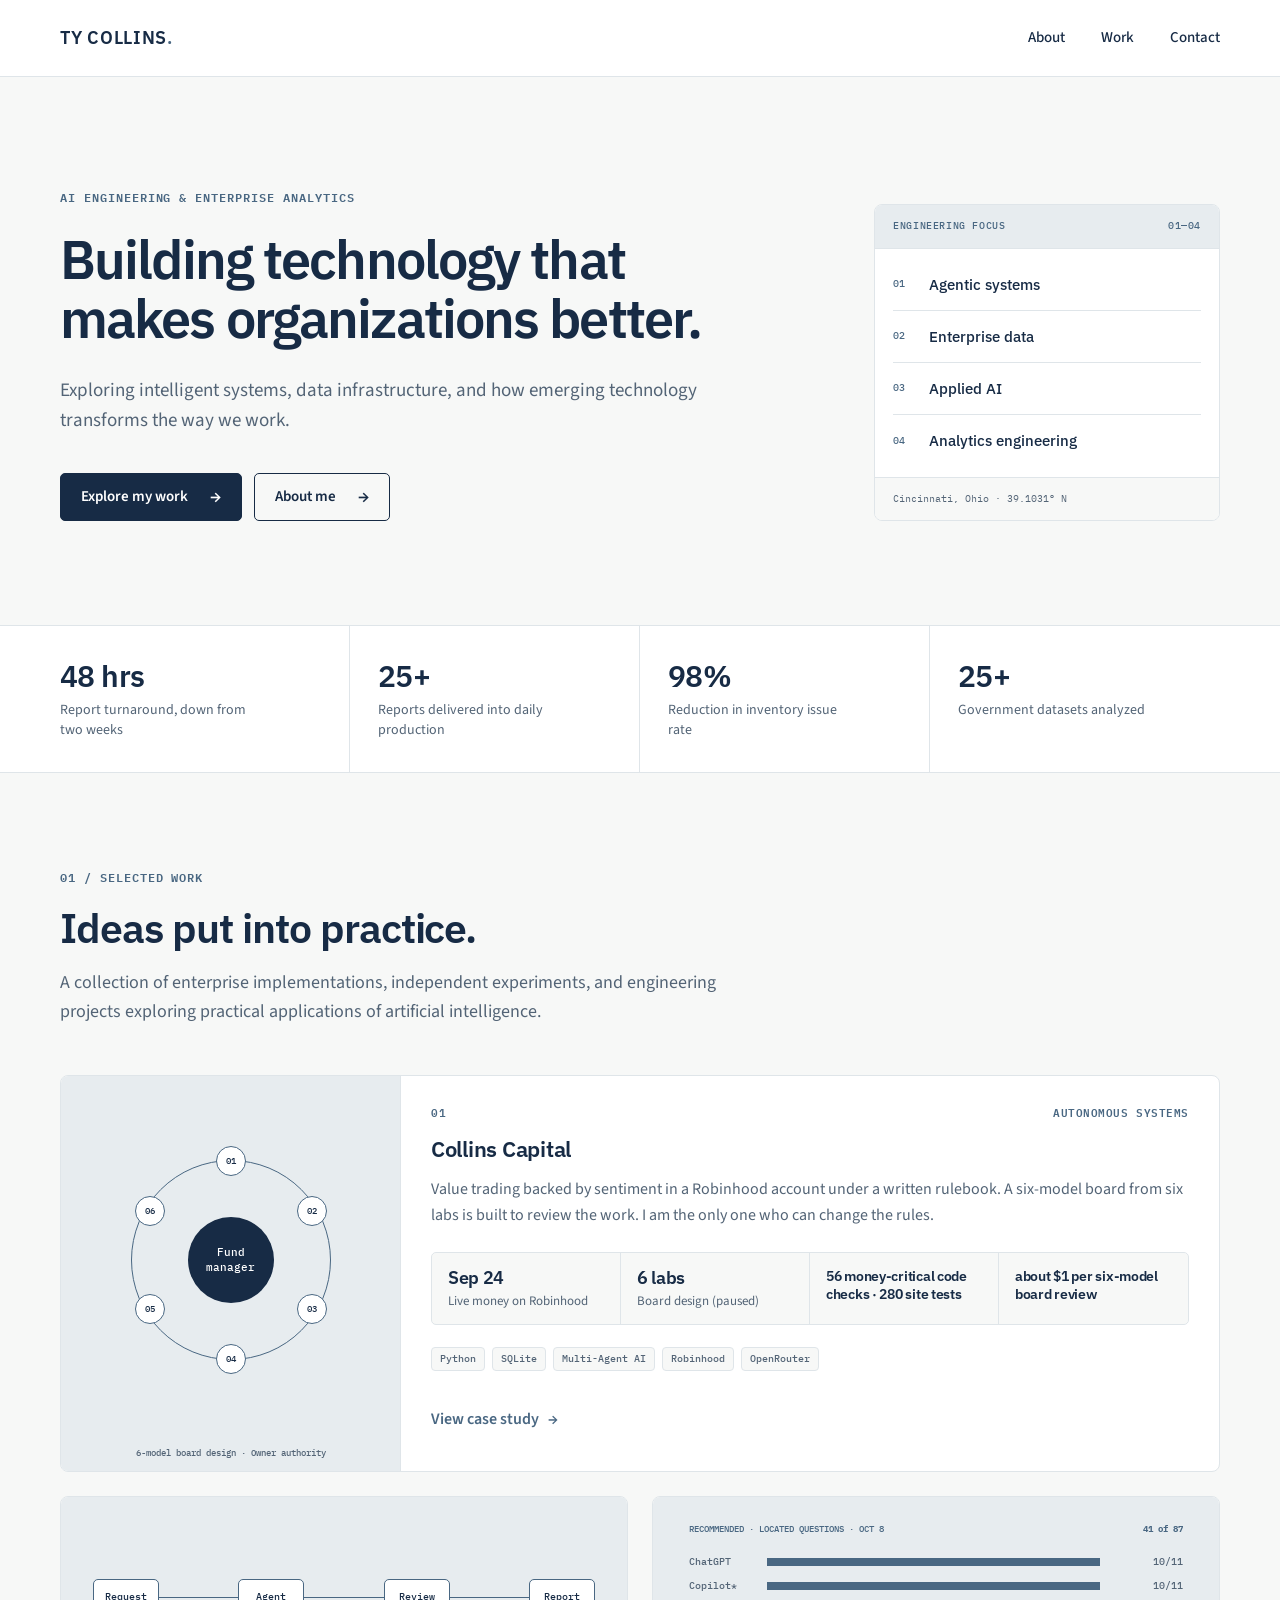
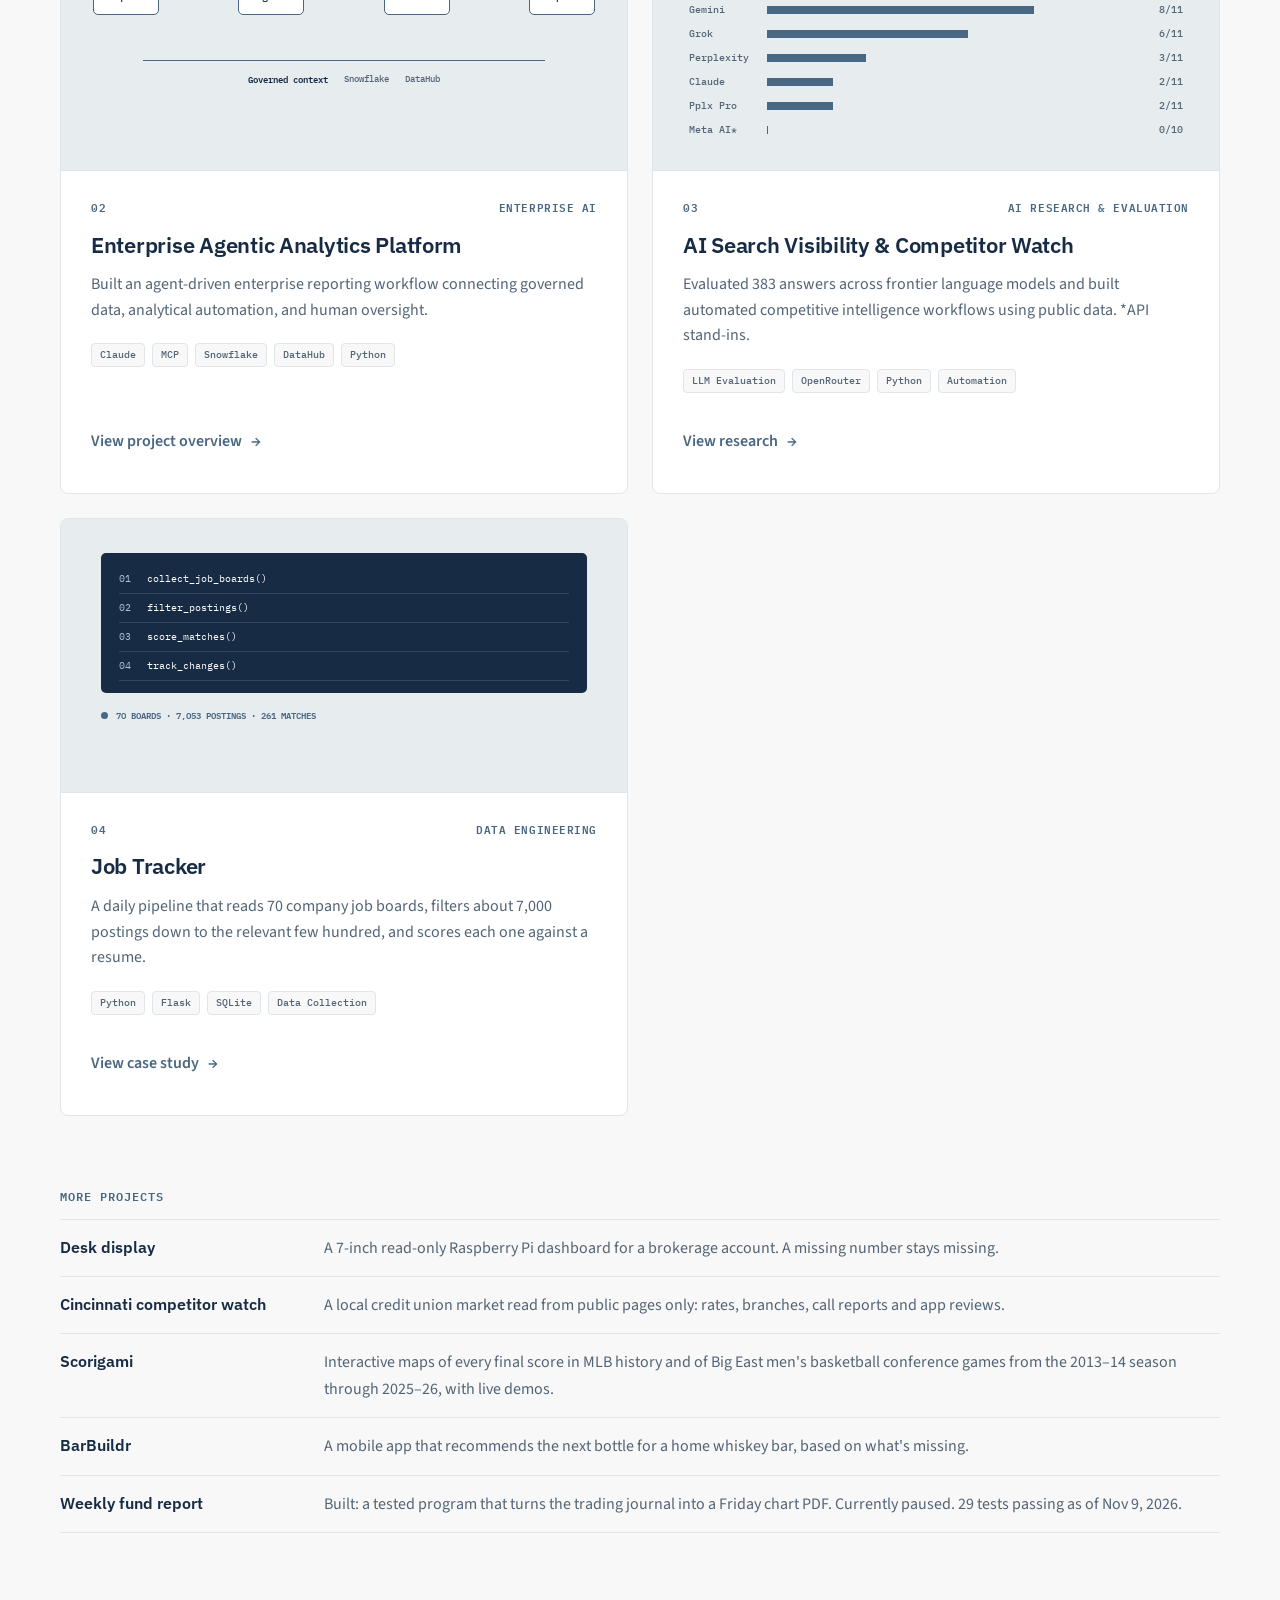
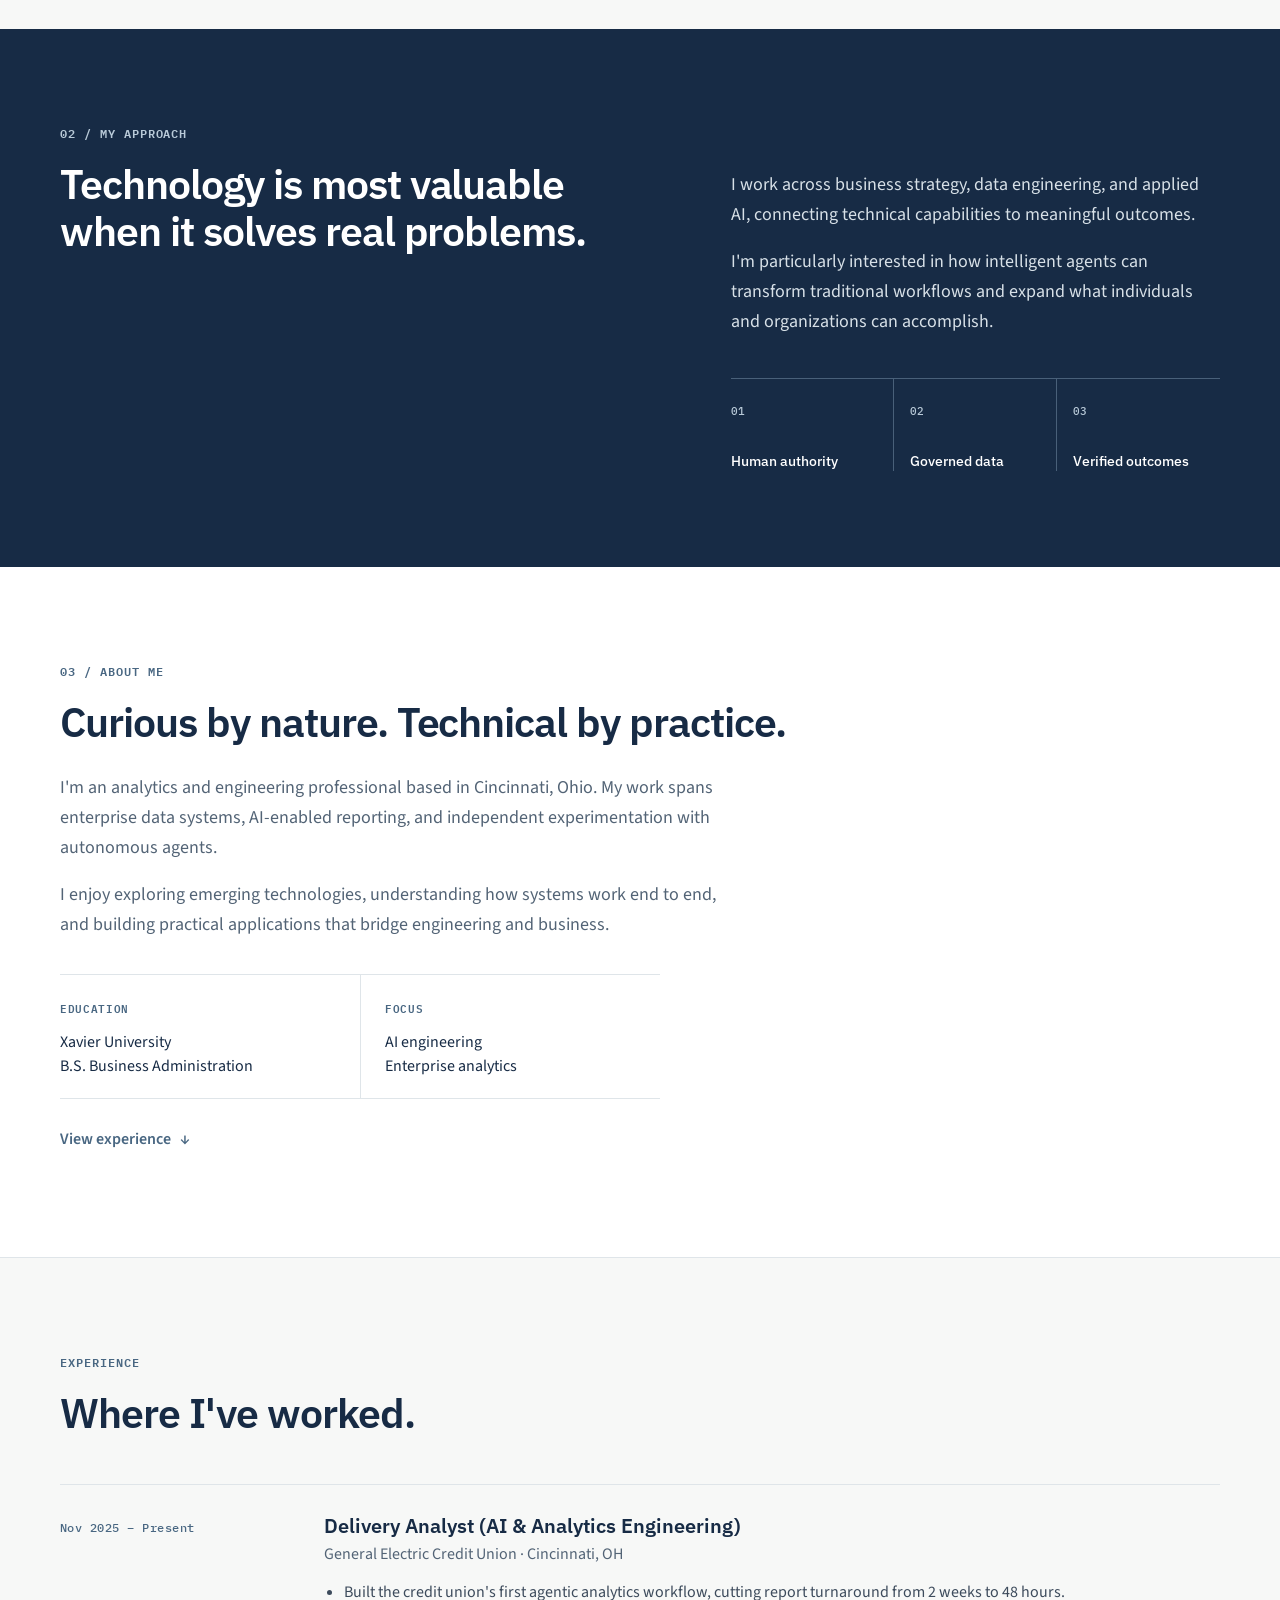
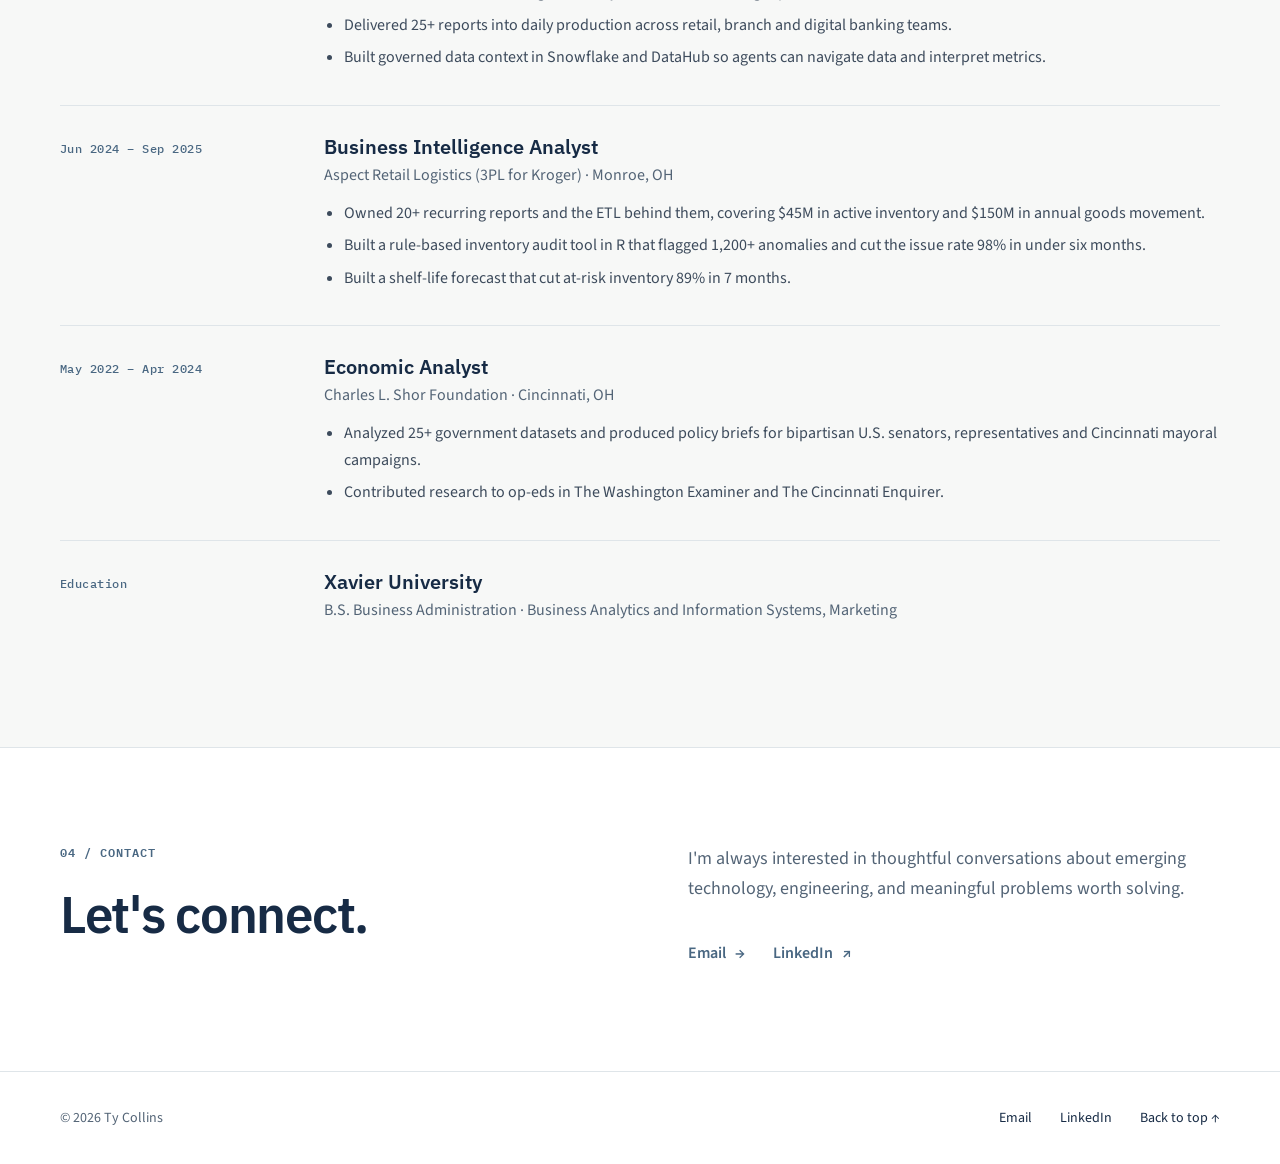
<file: index.html>
<!doctype html>
<html lang="en">
<head>
<meta charset="utf-8">
<meta name="viewport" content="width=device-width, initial-scale=1">
<title>Ty Collins · AI Engineering & Enterprise Analytics</title>
<meta name="description" content="Ty Collins builds agent-run reporting and analytics systems. Work and personal projects in agentic AI, data engineering and BI.">
<link rel="canonical" href="https://tylercollins.pages.dev/">
<meta property="og:title" content="Ty Collins · AI Engineering & Enterprise Analytics">
<meta property="og:description" content="Agent-run reporting and analytics systems: work and personal projects.">
<meta property="og:type" content="website">
<meta property="og:url" content="https://tylercollins.pages.dev/">
<meta property="og:image" content="https://tylercollins.pages.dev/assets/og.png">
<meta property="og:image:width" content="1200">
<meta property="og:image:height" content="630">
<meta property="og:image:alt" content="Ty Collins · AI and analytics engineering">
<meta name="twitter:card" content="summary_large_image">
<meta name="twitter:title" content="Ty Collins · AI Engineering & Enterprise Analytics">
<meta name="twitter:description" content="Agent-run reporting and analytics systems: work and personal projects.">
<meta name="twitter:image" content="https://tylercollins.pages.dev/assets/og.png">
<link rel="icon" href="/favicon.ico" sizes="32x32">
<link rel="icon" href="/favicon.svg" type="image/svg+xml">
<link rel="apple-touch-icon" href="/apple-touch-icon.png" sizes="180x180">
<link rel="preconnect" href="https://fonts.googleapis.com">
<link rel="preconnect" href="https://fonts.gstatic.com" crossorigin>
<link rel="stylesheet" href="https://fonts.googleapis.com/css2?family=IBM+Plex+Mono:wght@400;500;600&family=IBM+Plex+Sans:wght@400;500;600&family=Source+Sans+3:wght@400;500;600&display=swap">
<link rel="stylesheet" href="assets/style.css">
<script type="application/ld+json">
{
  "@context": "https://schema.org",
  "@type": "Person",
  "@id": "https://tylercollins.pages.dev/#person",
  "name": "Ty Collins",
  "alternateName": "Tyler Collins",
  "url": "https://tylercollins.pages.dev/",
  "jobTitle": "Delivery Analyst (AI & Analytics Engineering)",
  "sameAs": [
    "https://www.linkedin.com/in/Tyler-Collins10"
  ],
  "alumniOf": {
    "@type": "CollegeOrUniversity",
    "name": "Xavier University"
  }
}
</script>
</head>
<body id="top">
<a class="skip" href="#content">Skip to content</a>
<header class="site-header"><div class="nav-shell"><a class="wordmark" href="./" aria-label="Ty Collins home">TY COLLINS<span>.</span></a><nav class="nav-links" aria-label="Primary"><a href="#about">About</a><a href="#work">Work</a><a href="#contact">Contact</a></nav></div></header>

<main id="content">
  <section class="hero">
    <div class="content-shell hero-grid">
      <div class="hero-copy">
        <p class="eyebrow">AI Engineering &amp; Enterprise Analytics</p>
        <h1>Building technology that makes organizations better.</h1>
        <p class="hero-description">Exploring intelligent systems, data infrastructure, and how emerging technology transforms the way we work.</p>
        <div class="hero-actions">
          <a class="button button-primary" href="#work">Explore my work<span aria-hidden="true">→</span></a>
          <a class="button button-secondary" href="#about">About me<span aria-hidden="true">→</span></a>
        </div>
      </div>
      <div class="hero-system" aria-label="Engineering focus areas">
        <div class="system-header"><span>ENGINEERING FOCUS</span><span>01—04</span></div>
        <div class="system-list">
          <div><span>01</span><p>Agentic systems</p></div>
          <div><span>02</span><p>Enterprise data</p></div>
          <div><span>03</span><p>Applied AI</p></div>
          <div><span>04</span><p>Analytics engineering</p></div>
        </div>
        <p class="system-location">Cincinnati, Ohio · 39.1031° N</p>
      </div>
    </div>
  </section>

  <section class="metrics" aria-label="Selected professional impact">
    <div class="content-shell metrics-grid">
      <div><strong>48 hrs</strong><p>Report turnaround, down from two weeks</p></div>
      <div><strong>25+</strong><p>Reports delivered into daily production</p></div>
      <div><strong>98%</strong><p>Reduction in inventory issue rate</p></div>
      <div><strong>25+</strong><p>Government datasets analyzed</p></div>
    </div>
  </section>

  <section class="work section" id="work">
    <div class="content-shell">
      <div class="section-heading">
        <p class="eyebrow">01 / Selected work</p>
        <h2>Ideas put into practice.</h2>
        <p class="section-description">A collection of enterprise implementations, independent experiments, and engineering projects exploring practical applications of artificial intelligence.</p>
      </div>

      <div class="project-grid">
        <article class="project-card project-card-flagship">
          <div class="project-visual architecture-capital" role="img" aria-label="Diagram: a fund manager agent surrounded by a six-model advisory board">
            <div class="capital-center">Fund<br>manager</div>
            <div class="agent-ring"><span>01</span><span>02</span><span>03</span><span>04</span><span>05</span><span>06</span></div>
            <p>6-model board design · Owner authority</p>
          </div>
          <div class="project-body">
            <div class="project-meta"><span>01</span><span>Autonomous Systems</span></div>
            <h3>Collins Capital</h3>
            <p>Value trading backed by sentiment in a Robinhood account under a written rulebook. A six-model board from six labs is built to review the work. I am the only one who can change the rules.</p>
            <div class="proof-strip" aria-label="Verified proof points">
              <div><strong>Sep 24</strong><span>Live money on Robinhood</span></div>
              <div><strong>6 labs</strong><span>Board design (paused)</span></div>
              <div class="proof-wide"><strong>56 money-critical code checks · 280 site tests</strong></div>
              <div class="proof-wide"><strong>about $1 per six-model board review</strong></div>
            </div>
            <div class="tag-list"><span class="tag">Python</span><span class="tag">SQLite</span><span class="tag">Multi-Agent AI</span><span class="tag">Robinhood</span><span class="tag">OpenRouter</span></div>
            <a class="text-link" href="projects/collins-capital.html">View case study<span aria-hidden="true">→</span></a>
          </div>
        </article>

        <article class="project-card">
          <div class="project-visual architecture-enterprise" role="img" aria-label="Workflow diagram: request, agent, review, report, over governed context from Snowflake and DataHub">
            <div class="architecture-row"><span>Request</span><i></i><span>Agent</span><i></i><span>Review</span><i></i><span>Report</span></div>
            <div class="governance-rail"><b>Governed context</b><span>Snowflake</span><span>DataHub</span></div>
          </div>
          <div class="project-body">
            <div class="project-meta"><span>02</span><span>Enterprise AI</span></div>
            <h3>Enterprise Agentic Analytics Platform</h3>
            <p>Built an agent-driven enterprise reporting workflow connecting governed data, analytical automation, and human oversight.</p>
            <div class="tag-list"><span class="tag">Claude</span><span class="tag">MCP</span><span class="tag">Snowflake</span><span class="tag">DataHub</span><span class="tag">Python</span></div>
            <a class="text-link" href="projects/reporting-pipeline.html">View project overview<span aria-hidden="true">→</span></a>
          </div>
        </article>

        <article class="project-card">
          <div class="project-visual architecture-research" role="img" aria-label="Bar chart of how often each model recommended the credit union on located questions, Oct 8, 2026: ChatGPT 10 of 11, Copilot stand-in 10 of 11, Gemini 8 of 11, Grok 6 of 11, Perplexity 3 of 11, Claude 2 of 11, Perplexity Pro 2 of 11, Meta AI stand-in 0 of 10">
            <div class="research-meta"><span>RECOMMENDED · LOCATED QUESTIONS · OCT 8</span><b>41 of 87</b></div>
            <div class="research-bars">
              <div><span>ChatGPT</span><i style="--bar: 91%;"></i><b>10/11</b></div>
              <div><span>Copilot*</span><i style="--bar: 91%;"></i><b>10/11</b></div>
              <div><span>Gemini</span><i style="--bar: 73%;"></i><b>8/11</b></div>
              <div><span>Grok</span><i style="--bar: 55%;"></i><b>6/11</b></div>
              <div><span>Perplexity</span><i style="--bar: 27%;"></i><b>3/11</b></div>
              <div><span>Claude</span><i style="--bar: 18%;"></i><b>2/11</b></div>
              <div><span>Pplx Pro</span><i style="--bar: 18%;"></i><b>2/11</b></div>
              <div><span>Meta AI*</span><i style="--bar: 0%;"></i><b>0/10</b></div>
            </div>
          </div>
          <div class="project-body">
            <div class="project-meta"><span>03</span><span>AI Research &amp; Evaluation</span></div>
            <h3>AI Search Visibility &amp; Competitor Watch</h3>
            <p>Evaluated 383 answers across frontier language models and built automated competitive intelligence workflows using public data. *API stand-ins.</p>
            <div class="tag-list"><span class="tag">LLM Evaluation</span><span class="tag">OpenRouter</span><span class="tag">Python</span><span class="tag">Automation</span></div>
            <a class="text-link" href="projects/ai-search-visibility.html">View research<span aria-hidden="true">→</span></a>
          </div>
        </article>

        <article class="project-card">
          <div class="project-visual architecture-reporting" role="img" aria-label="Pipeline steps: collect job boards, filter postings, score matches, track changes. 70 boards, 7,053 postings, 261 matches.">
            <div class="report-code">
              <span>01</span><p>collect_job_boards()</p>
              <span>02</span><p>filter_postings()</p>
              <span>03</span><p>score_matches()</p>
              <span>04</span><p>track_changes()</p>
            </div>
            <div class="report-status"><i></i> 70 BOARDS · 7,053 POSTINGS · 261 MATCHES</div>
          </div>
          <div class="project-body">
            <div class="project-meta"><span>04</span><span>Data Engineering</span></div>
            <h3>Job Tracker</h3>
            <p>A daily pipeline that reads 70 company job boards, filters about 7,000 postings down to the relevant few hundred, and scores each one against a resume.</p>
            <div class="tag-list"><span class="tag">Python</span><span class="tag">Flask</span><span class="tag">SQLite</span><span class="tag">Data Collection</span></div>
            <a class="text-link" href="projects/job-tracker.html">View case study<span aria-hidden="true">→</span></a>
          </div>
        </article>
      </div>

      <p class="eyebrow more-heading" id="projects">More projects</p>
      <ul class="more-list">
        <li><a href="projects/desk-display.html">Desk display</a><span>A 7-inch read-only Raspberry Pi dashboard for a brokerage account. A missing number stays missing.</span></li>
        <li><a href="projects/competitor-watch.html">Cincinnati competitor watch</a><span>A local credit union market read from public pages only: rates, branches, call reports and app reviews.</span></li>
        <li><a href="projects/scorigami.html">Scorigami</a><span>Interactive maps of every final score in MLB history and of Big East men's basketball conference games from the 2013–14 season through 2025–26, with live demos.</span></li>
        <li><a href="projects/barbuildr.html">BarBuildr</a><span>A mobile app that recommends the next bottle for a home whiskey bar, based on what's missing.</span></li>
        <li><b>Weekly fund report</b><span>Built: a tested program that turns the trading journal into a Friday chart PDF. Currently paused. 29 tests passing as of Nov 9, 2026.</span></li>
      </ul>
    </div>
  </section>

  <section class="approach section">
    <div class="content-shell approach-grid">
      <div class="section-heading section-heading-inverse">
        <p class="eyebrow">02 / My approach</p>
        <h2>Technology is most valuable when it solves real problems.</h2>
      </div>
      <div class="approach-copy">
        <p>I work across business strategy, data engineering, and applied AI, connecting technical capabilities to meaningful outcomes.</p>
        <p>I'm particularly interested in how intelligent agents can transform traditional workflows and expand what individuals and organizations can accomplish.</p>
        <div class="principle-row">
          <div><span>01</span><p>Human authority</p></div>
          <div><span>02</span><p>Governed data</p></div>
          <div><span>03</span><p>Verified outcomes</p></div>
        </div>
      </div>
    </div>
  </section>

  <section class="about section" id="about">
    <div class="content-shell about-grid">
      <div class="about-copy">
        <div class="section-heading">
          <p class="eyebrow">03 / About me</p>
          <h2>Curious by nature. Technical by practice.</h2>
        </div>
        <p>I'm an analytics and engineering professional based in Cincinnati, Ohio. My work spans enterprise data systems, AI-enabled reporting, and independent experimentation with autonomous agents.</p>
        <p>I enjoy exploring emerging technologies, understanding how systems work end to end, and building practical applications that bridge engineering and business.</p>
        <div class="about-details">
          <div><span>EDUCATION</span><p>Xavier University<br>B.S. Business Administration</p></div>
          <div><span>FOCUS</span><p>AI engineering<br>Enterprise analytics</p></div>
        </div>
        <a class="text-link" href="#experience">View experience<span aria-hidden="true">↓</span></a>
      </div>
    </div>
  </section>

  <section class="experience section" id="experience">
    <div class="content-shell">
      <div class="section-heading">
        <p class="eyebrow">Experience</p>
        <h2>Where I've worked.</h2>
      </div>
      <div class="role">
        <div class="when">Nov 2025 – Present</div>
        <div><h3>Delivery Analyst (AI &amp; Analytics Engineering)</h3><div>General Electric Credit Union · Cincinnati, OH</div>
          <ul><li>Built the credit union's first agentic analytics workflow, cutting report turnaround from 2 weeks to 48 hours.</li><li>Delivered 25+ reports into daily production across retail, branch and digital banking teams.</li><li>Built governed data context in Snowflake and DataHub so agents can navigate data and interpret metrics.</li></ul></div>
      </div>
      <div class="role">
        <div class="when">Jun 2024 – Sep 2025</div>
        <div><h3>Business Intelligence Analyst</h3><div>Aspect Retail Logistics (3PL for Kroger) · Monroe, OH</div>
          <ul><li>Owned 20+ recurring reports and the ETL behind them, covering $45M in active inventory and $150M in annual goods movement.</li><li>Built a rule-based inventory audit tool in R that flagged 1,200+ anomalies and cut the issue rate 98% in under six months.</li><li>Built a shelf-life forecast that cut at-risk inventory 89% in 7 months.</li></ul></div>
      </div>
      <div class="role">
        <div class="when">May 2022 – Apr 2024</div>
        <div><h3>Economic Analyst</h3><div>Charles L. Shor Foundation · Cincinnati, OH</div>
          <ul><li>Analyzed 25+ government datasets and produced policy briefs for bipartisan U.S. senators, representatives and Cincinnati mayoral campaigns.</li><li>Contributed research to op-eds in The Washington Examiner and The Cincinnati Enquirer.</li></ul></div>
      </div>
      <div class="role">
        <div class="when">Education</div>
        <div><h3>Xavier University</h3><div>B.S. Business Administration · Business Analytics and Information Systems, Marketing</div></div>
      </div>
    </div>
  </section>

  <section class="contact section" id="contact">
    <div class="content-shell contact-grid">
      <div>
        <p class="eyebrow">04 / Contact</p>
        <h2>Let's connect.</h2>
      </div>
      <div class="contact-copy">
        <p>I'm always interested in thoughtful conversations about emerging technology, engineering, and meaningful problems worth solving.</p>
        <div class="contact-links">
          <a class="text-link" href="mailto:Tylerdcollins10@gmail.com">Email<span aria-hidden="true">→</span></a>
          <a class="text-link" href="https://www.linkedin.com/in/Tyler-Collins10" rel="noopener">LinkedIn<span aria-hidden="true">↗</span></a>
        </div>
      </div>
    </div>
  </section>
</main>

<footer><div class="content-shell footer-grid"><p>© 2026 Ty Collins</p><div><a href="mailto:Tylerdcollins10@gmail.com">Email</a><a href="https://www.linkedin.com/in/Tyler-Collins10" rel="noopener">LinkedIn</a><a href="#top">Back to top ↑</a></div></div></footer>
</body>
</html>
</file>
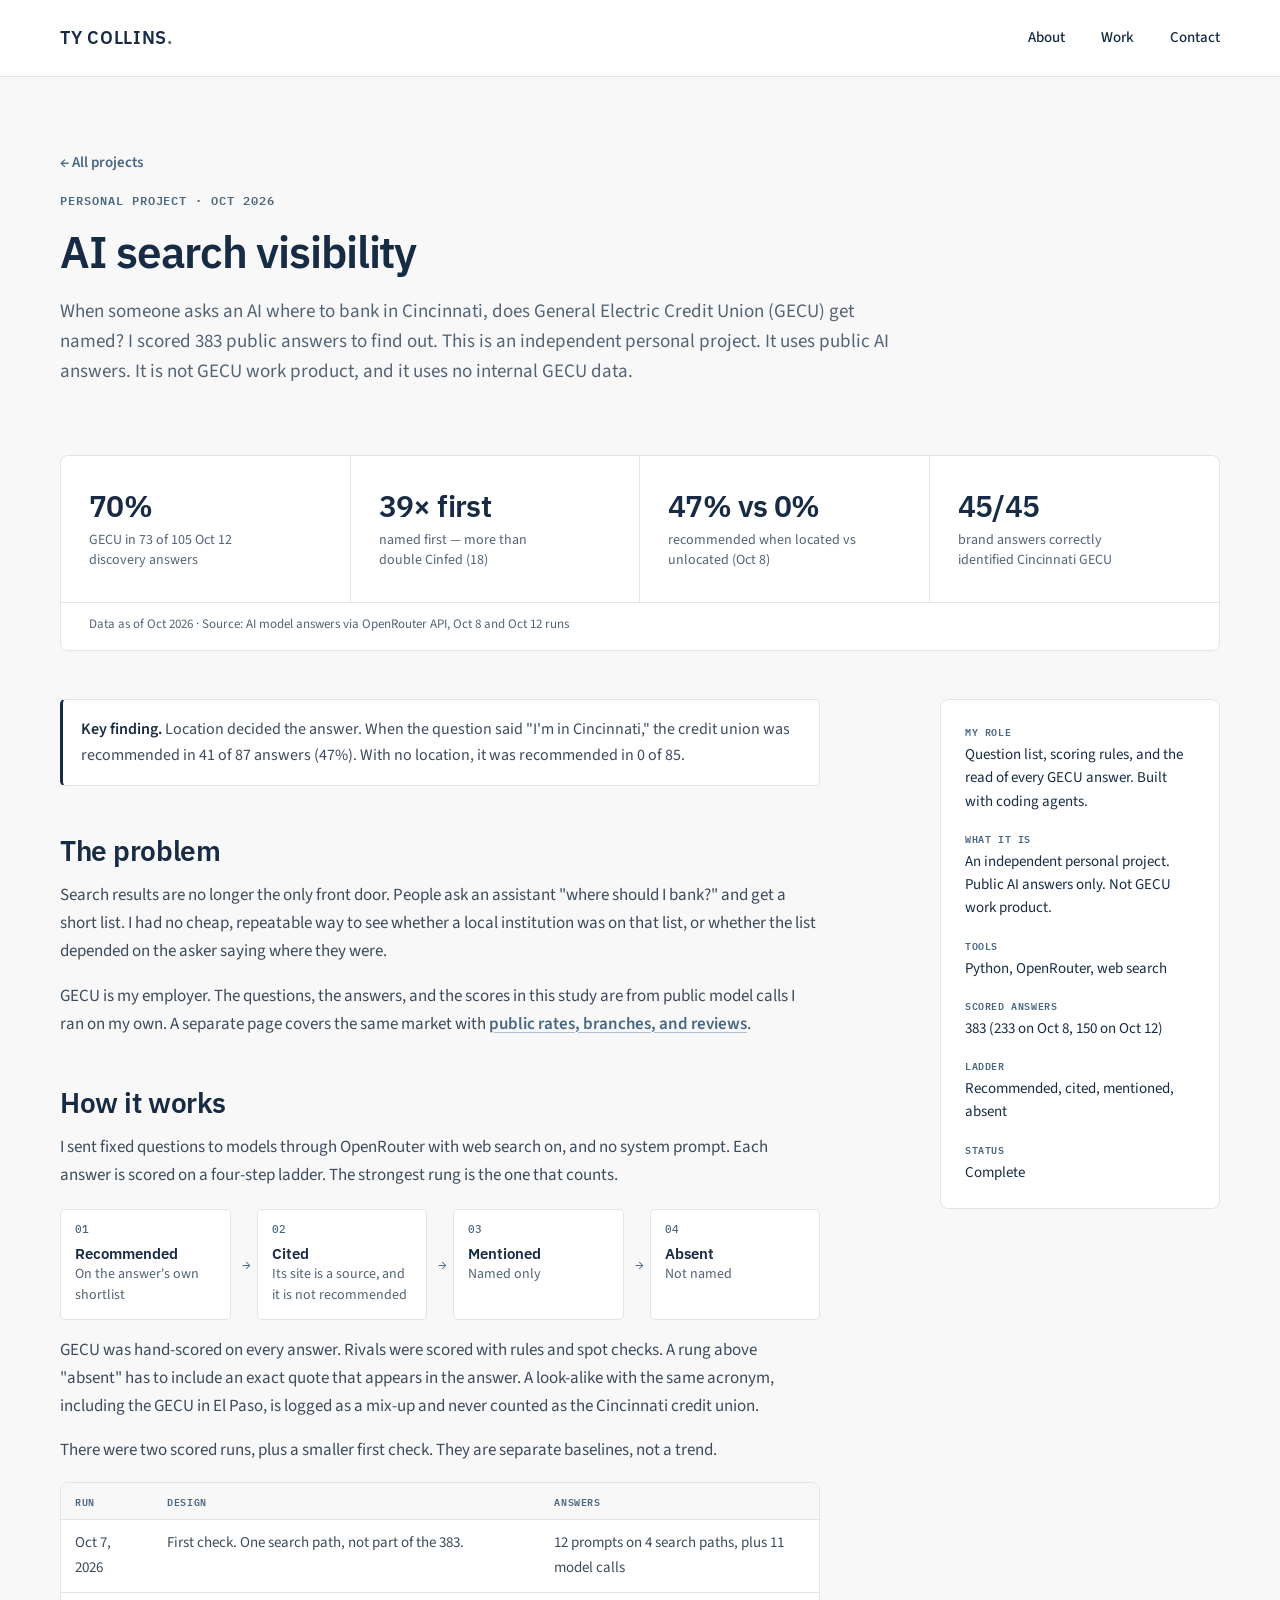
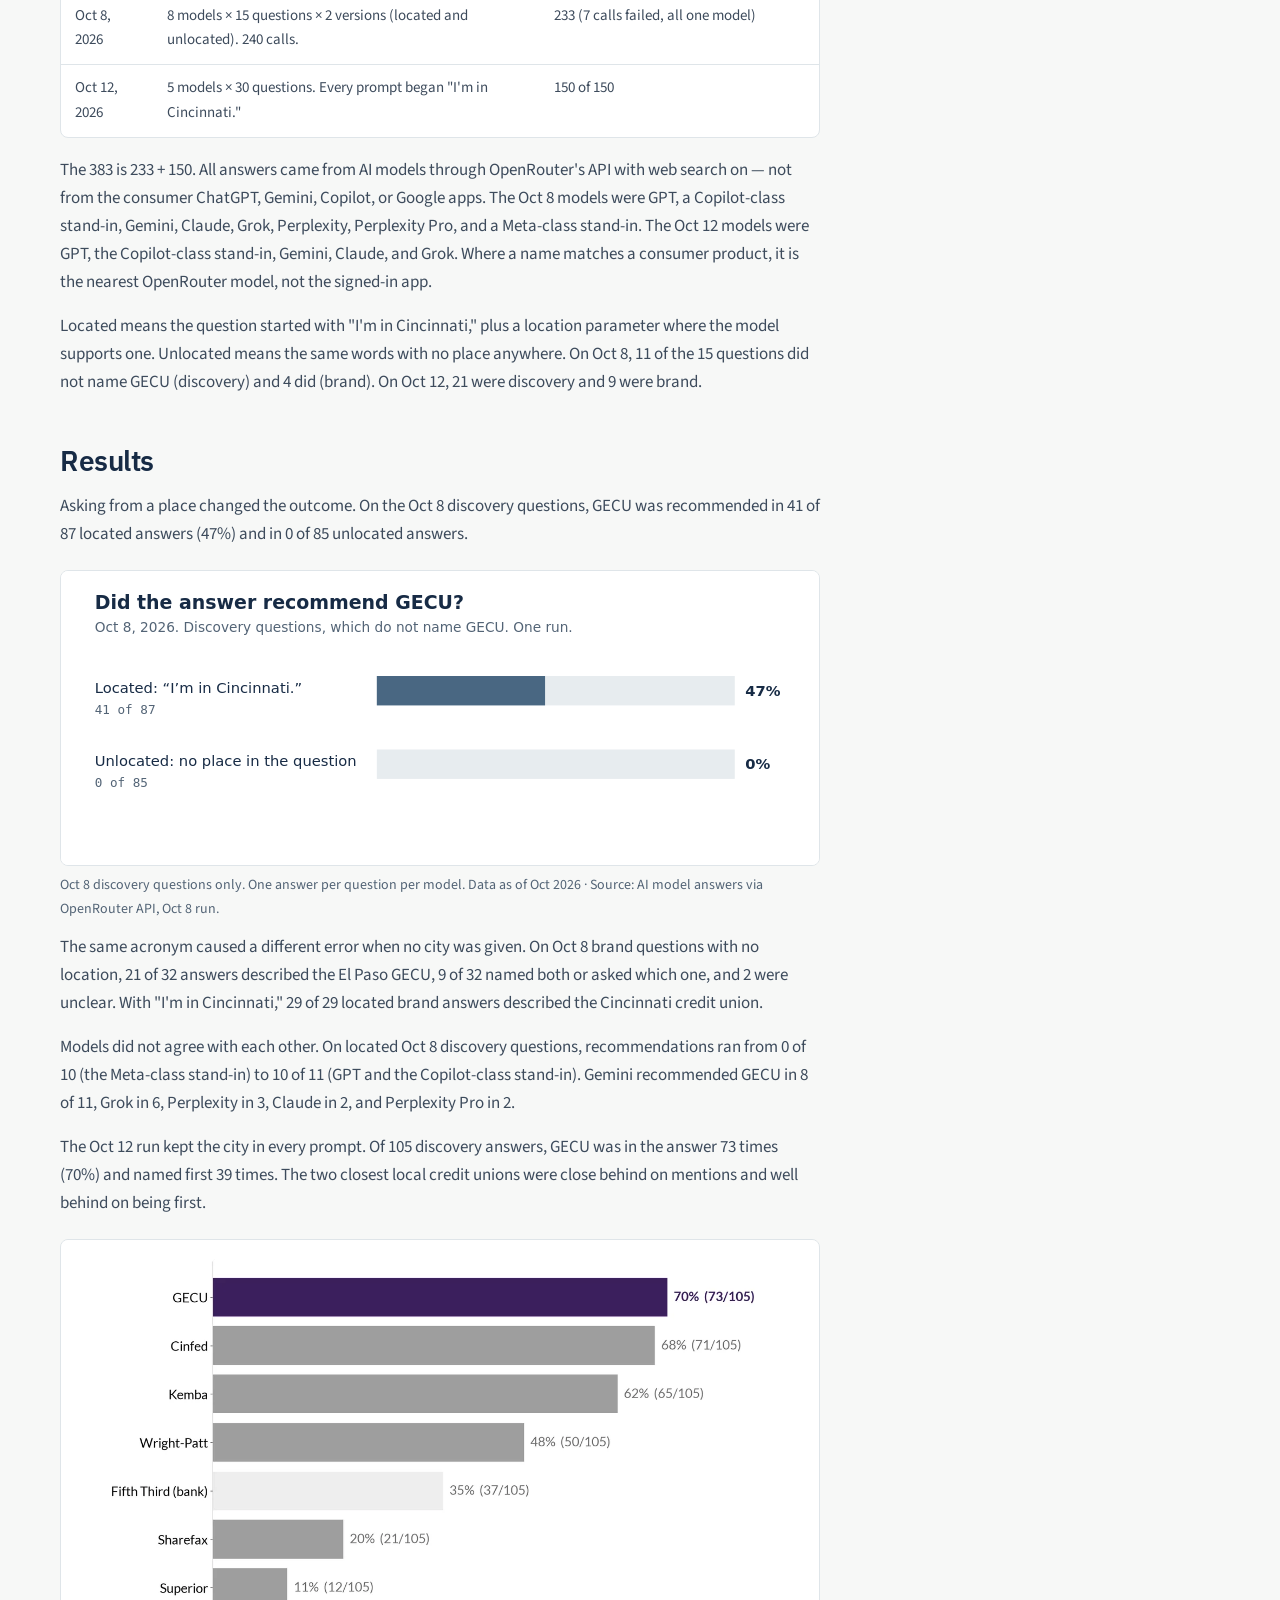
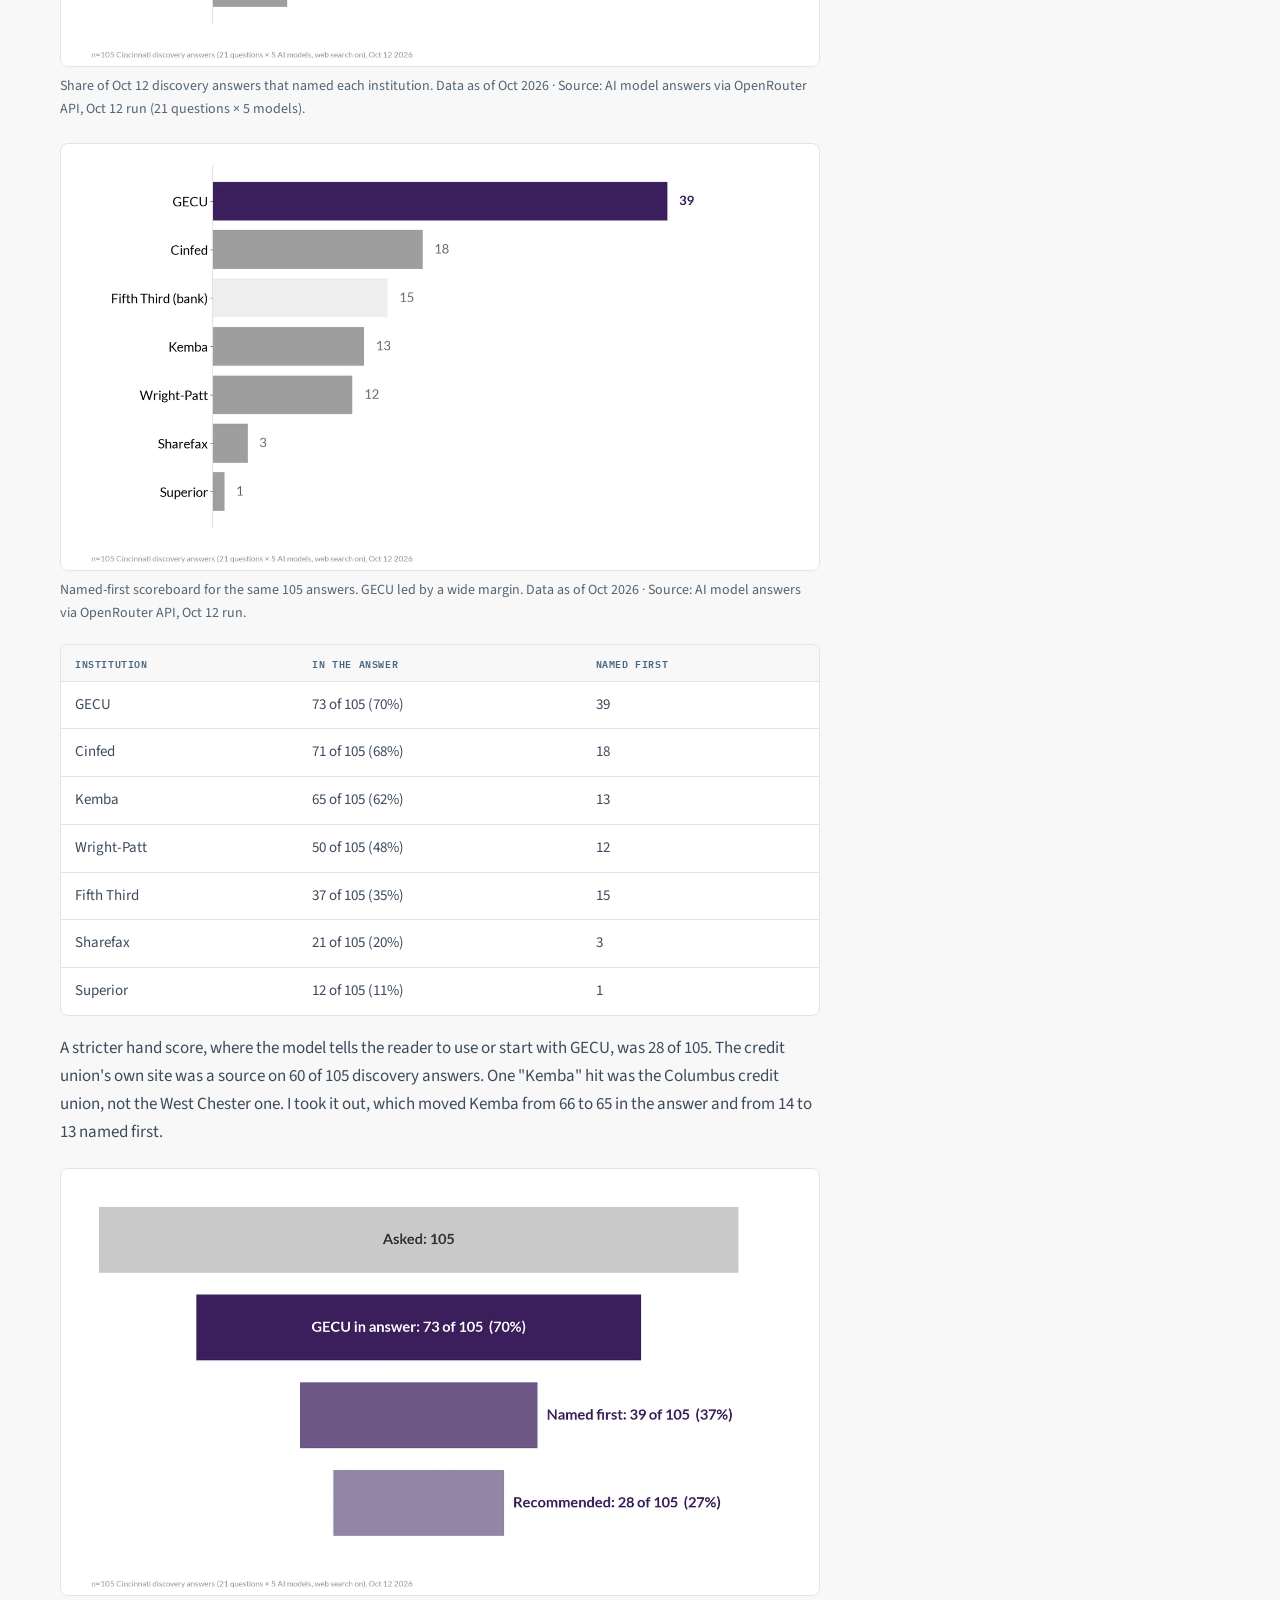
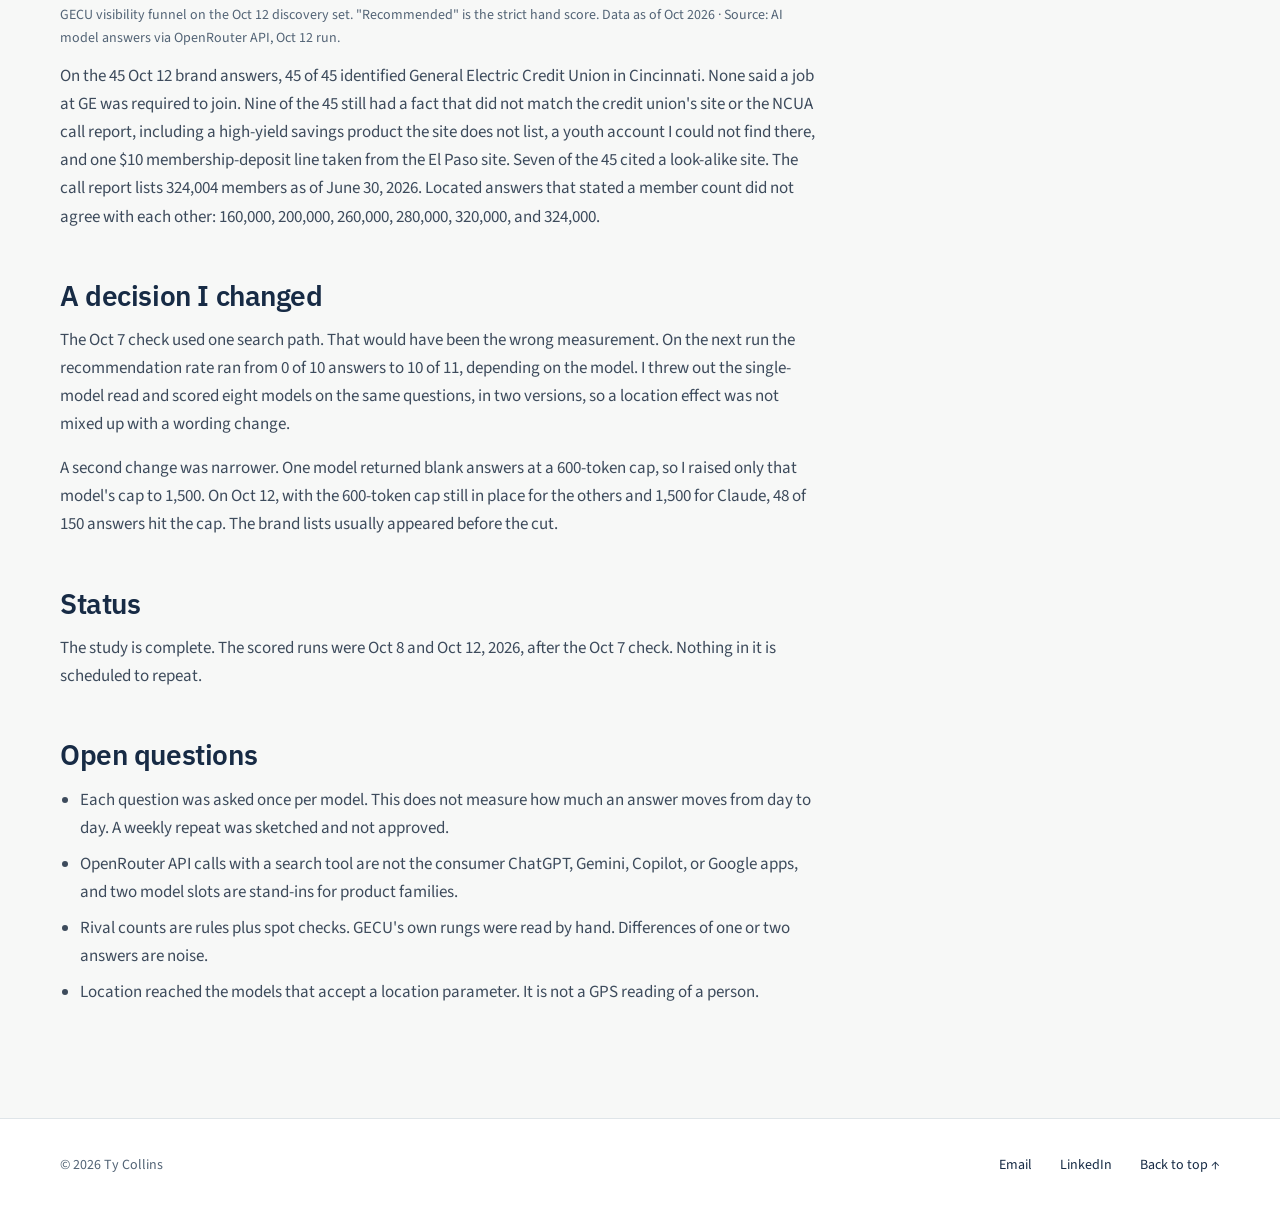
<file: projects/ai-search-visibility.html>
<!doctype html>
<html lang="en">
<head>
<meta charset="utf-8">
<meta name="viewport" content="width=device-width, initial-scale=1">
<title>AI search visibility · Ty Collins</title>
<meta name="description" content="An independent study of whether AI answers name General Electric Credit Union when someone in Cincinnati asks where to bank. 383 scored answers from public models.">
<link rel="canonical" href="https://tylercollins.pages.dev/projects/ai-search-visibility">
<meta property="og:title" content="AI search visibility · Ty Collins">
<meta property="og:description" content="383 public AI answers scored on a four-step ladder. Location changed whether a Cincinnati credit union was named.">
<meta property="og:type" content="website">
<meta property="og:url" content="https://tylercollins.pages.dev/projects/ai-search-visibility">
<meta property="og:image" content="https://tylercollins.pages.dev/assets/og-ai-search-visibility.png">
<meta property="og:image:width" content="1200">
<meta property="og:image:height" content="630">
<meta property="og:image:alt" content="Ty Collins · AI and analytics engineering">
<meta name="twitter:card" content="summary_large_image">
<meta name="twitter:title" content="AI search visibility · Ty Collins">
<meta name="twitter:description" content="383 public AI answers scored on a four-step ladder. Location changed whether a Cincinnati credit union was named.">
<meta name="twitter:image" content="https://tylercollins.pages.dev/assets/og-ai-search-visibility.png">
<link rel="icon" href="/favicon.ico" sizes="32x32">
<link rel="icon" href="/favicon.svg" type="image/svg+xml">
<link rel="apple-touch-icon" href="/apple-touch-icon.png" sizes="180x180">
<link rel="preconnect" href="https://fonts.googleapis.com">
<link rel="preconnect" href="https://fonts.gstatic.com" crossorigin>
<link rel="stylesheet" href="https://fonts.googleapis.com/css2?family=IBM+Plex+Mono:wght@400;500;600&family=IBM+Plex+Sans:wght@400;500;600&family=Source+Sans+3:wght@400;500;600&display=swap">
<link rel="stylesheet" href="../assets/style.css">
<script type="application/ld+json">
{
  "@context": "https://schema.org",
  "@type": "Article",
  "headline": "AI search visibility",
  "description": "An independent study of whether AI answers name General Electric Credit Union when someone in Cincinnati asks where to bank. 383 scored answers from public models.",
  "author": {
    "@type": "Person",
    "@id": "https://tylercollins.pages.dev/#person",
    "name": "Ty Collins",
    "alternateName": "Tyler Collins",
    "url": "https://tylercollins.pages.dev/"
  },
  "url": "https://tylercollins.pages.dev/projects/ai-search-visibility",
  "dateModified": "2026-11-09"
}
</script>
</head>
<body id="top">
<a class="skip" href="#content">Skip to content</a>
<header class="site-header"><div class="nav-shell"><a class="wordmark" href="../" aria-label="Ty Collins home">TY COLLINS<span>.</span></a><nav class="nav-links" aria-label="Primary"><a href="../#about">About</a><a href="../#work">Work</a><a href="../#contact">Contact</a></nav></div></header>

<main id="content" class="wrap">
  <div class="case-head">
    <p><a class="back" href="../#work">← All projects</a></p>
    <p class="eyebrow">Personal project · Oct 2026</p>
    <h1>AI search visibility</h1>
    <p class="lede">When someone asks an AI where to bank in Cincinnati, does General Electric Credit Union (GECU) get named? I scored 383 public answers to find out. This is an independent personal project. It uses public AI answers. It is not GECU work product, and it uses no internal GECU data.</p>
  </div>


  <section class="metrics case-metrics" aria-label="Key findings at a glance">
    <div class="metrics-grid">
      <div><strong>70%</strong><p>GECU in 73 of 105 Oct 12 discovery answers</p></div>
      <div><strong>39× first</strong><p>named first — more than double Cinfed (18)</p></div>
      <div><strong>47% vs 0%</strong><p>recommended when located vs unlocated (Oct 8)</p></div>
      <div><strong>45/45</strong><p>brand answers correctly identified Cincinnati GECU</p></div>
    </div>
    <p class="metrics-note">Data as of Oct 2026 · Source: AI model answers via OpenRouter API, Oct 8 and Oct 12 runs</p>
  </section>

  <div class="layout">
    <article class="prose">
      <p class="note"><b>Key finding.</b> Location decided the answer. When the question said "I'm in Cincinnati," the credit union was recommended in 41 of 87 answers (47%). With no location, it was recommended in 0 of 85.</p>

      <h2>The problem</h2>
      <p>Search results are no longer the only front door. People ask an assistant "where should I bank?" and get a short list. I had no cheap, repeatable way to see whether a local institution was on that list, or whether the list depended on the asker saying where they were.</p>
      <p>GECU is my employer. The questions, the answers, and the scores in this study are from public model calls I ran on my own. A separate page covers the same market with <a href="competitor-watch.html">public rates, branches, and reviews</a>.</p>

      <h2>How it works</h2>
      <p>I sent fixed questions to models through OpenRouter with web search on, and no system prompt. Each answer is scored on a four-step ladder. The strongest rung is the one that counts.</p>
      <ol class="flow wide" aria-label="Scoring ladder">
        <li><b>Recommended</b><span>On the answer's own shortlist</span></li>
        <li><b>Cited</b><span>Its site is a source, and it is not recommended</span></li>
        <li><b>Mentioned</b><span>Named only</span></li>
        <li><b>Absent</b><span>Not named</span></li>
      </ol>
      <p>GECU was hand-scored on every answer. Rivals were scored with rules and spot checks. A rung above "absent" has to include an exact quote that appears in the answer. A look-alike with the same acronym, including the GECU in El Paso, is logged as a mix-up and never counted as the Cincinnati credit union.</p>
      <p>There were two scored runs, plus a smaller first check. They are separate baselines, not a trend.</p>
      <div class="table-wrap">
        <table>
          <tr><th>Run</th><th>Design</th><th>Answers</th></tr>
          <tr><td>Oct 7, 2026</td><td>First check. One search path, not part of the 383.</td><td>12 prompts on 4 search paths, plus 11 model calls</td></tr>
          <tr><td>Oct 8, 2026</td><td>8 models × 15 questions × 2 versions (located and unlocated). 240 calls.</td><td>233 (7 calls failed, all one model)</td></tr>
          <tr><td>Oct 12, 2026</td><td>5 models × 30 questions. Every prompt began "I'm in Cincinnati."</td><td>150 of 150</td></tr>
        </table>
      </div>
      <p>The 383 is 233 + 150. All answers came from AI models through OpenRouter's API with web search on — not from the consumer ChatGPT, Gemini, Copilot, or Google apps. The Oct 8 models were GPT, a Copilot-class stand-in, Gemini, Claude, Grok, Perplexity, Perplexity Pro, and a Meta-class stand-in. The Oct 12 models were GPT, the Copilot-class stand-in, Gemini, Claude, and Grok. Where a name matches a consumer product, it is the nearest OpenRouter model, not the signed-in app.</p>
      <p>Located means the question started with "I'm in Cincinnati," plus a location parameter where the model supports one. Unlocated means the same words with no place anywhere. On Oct 8, 11 of the 15 questions did not name GECU (discovery) and 4 did (brand). On Oct 12, 21 were discovery and 9 were brand.</p>

      <h2>Results</h2>
      <p>Asking from a place changed the outcome. On the Oct 8 discovery questions, GECU was recommended in 41 of 87 located answers (47%) and in 0 of 85 unlocated answers.</p>
      <figure class="chart">
        <img src="../assets/location-effect.svg" width="720" height="280" loading="lazy" alt="Bar chart. GECU was recommended in 41 of 87 located discovery answers, 47 percent, and in 0 of 85 unlocated discovery answers.">
        <figcaption>Oct 8 discovery questions only. One answer per question per model. Data as of Oct 2026 · Source: AI model answers via OpenRouter API, Oct 8 run.</figcaption>
      </figure>
      <p>The same acronym caused a different error when no city was given. On Oct 8 brand questions with no location, 21 of 32 answers described the El Paso GECU, 9 of 32 named both or asked which one, and 2 were unclear. With "I'm in Cincinnati," 29 of 29 located brand answers described the Cincinnati credit union.</p>
      <p>Models did not agree with each other. On located Oct 8 discovery questions, recommendations ran from 0 of 10 (the Meta-class stand-in) to 10 of 11 (GPT and the Copilot-class stand-in). Gemini recommended GECU in 8 of 11, Grok in 6, Perplexity in 3, Claude in 2, and Perplexity Pro in 2.</p>
      <p>The Oct 12 run kept the city in every prompt. Of 105 discovery answers, GECU was in the answer 73 times (70%) and named first 39 times. The two closest local credit unions were close behind on mentions and well behind on being first.</p>
      <figure class="chart">
        <img src="../assets/ai-in-answer-share.webp" width="1400" height="787" loading="lazy" alt="Horizontal bar chart of how often each institution appeared in 105 Oct 12 discovery answers. GECU 73 of 105 (70 percent), Cinfed 71 (68 percent), Kemba 65 (62 percent), Wright-Patt 50 (48 percent), Fifth Third 37 (35 percent), Sharefax 21 (20 percent), Superior 12 (11 percent).">
        <figcaption>Share of Oct 12 discovery answers that named each institution. Data as of Oct 2026 · Source: AI model answers via OpenRouter API, Oct 12 run (21 questions × 5 models).</figcaption>
      </figure>
      <figure class="chart">
        <img src="../assets/ai-named-first.webp" width="1400" height="787" loading="lazy" alt="Horizontal bar chart of times each institution was named first in 105 Oct 12 discovery answers. GECU 39, Cinfed 18, Fifth Third 15, Kemba 13, Wright-Patt 12, Sharefax 3, Superior 1.">
        <figcaption>Named-first scoreboard for the same 105 answers. GECU led by a wide margin. Data as of Oct 2026 · Source: AI model answers via OpenRouter API, Oct 12 run.</figcaption>
      </figure>
      <div class="table-wrap">
        <table>
          <tr><th>Institution</th><th>In the answer</th><th>Named first</th></tr>
          <tr><td>GECU</td><td>73 of 105 (70%)</td><td>39</td></tr>
          <tr><td>Cinfed</td><td>71 of 105 (68%)</td><td>18</td></tr>
          <tr><td>Kemba</td><td>65 of 105 (62%)</td><td>13</td></tr>
          <tr><td>Wright-Patt</td><td>50 of 105 (48%)</td><td>12</td></tr>
          <tr><td>Fifth Third</td><td>37 of 105 (35%)</td><td>15</td></tr>
          <tr><td>Sharefax</td><td>21 of 105 (20%)</td><td>3</td></tr>
          <tr><td>Superior</td><td>12 of 105 (11%)</td><td>1</td></tr>
        </table>
      </div>
      <p>A stricter hand score, where the model tells the reader to use or start with GECU, was 28 of 105. The credit union's own site was a source on 60 of 105 discovery answers. One "Kemba" hit was the Columbus credit union, not the West Chester one. I took it out, which moved Kemba from 66 to 65 in the answer and from 14 to 13 named first.</p>
      <figure class="chart">
        <img src="../assets/ai-gecu-funnel.webp" width="1400" height="787" loading="lazy" alt="Funnel chart for GECU across 105 Oct 12 discovery answers: asked 105, in answer 73 of 105 (70 percent), named first 39 of 105 (37 percent), recommended 28 of 105 (27 percent).">
        <figcaption>GECU visibility funnel on the Oct 12 discovery set. "Recommended" is the strict hand score. Data as of Oct 2026 · Source: AI model answers via OpenRouter API, Oct 12 run.</figcaption>
      </figure>
      <p>On the 45 Oct 12 brand answers, 45 of 45 identified General Electric Credit Union in Cincinnati. None said a job at GE was required to join. Nine of the 45 still had a fact that did not match the credit union's site or the NCUA call report, including a high-yield savings product the site does not list, a youth account I could not find there, and one $10 membership-deposit line taken from the El Paso site. Seven of the 45 cited a look-alike site. The call report lists 324,004 members as of June 30, 2026. Located answers that stated a member count did not agree with each other: 160,000, 200,000, 260,000, 280,000, 320,000, and 324,000.</p>

      <h2>A decision I changed</h2>
      <p>The Oct 7 check used one search path. That would have been the wrong measurement. On the next run the recommendation rate ran from 0 of 10 answers to 10 of 11, depending on the model. I threw out the single-model read and scored eight models on the same questions, in two versions, so a location effect was not mixed up with a wording change.</p>
      <p>A second change was narrower. One model returned blank answers at a 600-token cap, so I raised only that model's cap to 1,500. On Oct 12, with the 600-token cap still in place for the others and 1,500 for Claude, 48 of 150 answers hit the cap. The brand lists usually appeared before the cut.</p>

      <h2>Status</h2>
      <p>The study is complete. The scored runs were Oct 8 and Oct 12, 2026, after the Oct 7 check. Nothing in it is scheduled to repeat.</p>

      <h2>Open questions</h2>
      <ul>
        <li>Each question was asked once per model. This does not measure how much an answer moves from day to day. A weekly repeat was sketched and not approved.</li>
        <li>OpenRouter API calls with a search tool are not the consumer ChatGPT, Gemini, Copilot, or Google apps, and two model slots are stand-ins for product families.</li>
        <li>Rival counts are rules plus spot checks. GECU's own rungs were read by hand. Differences of one or two answers are noise.</li>
        <li>Location reached the models that accept a location parameter. It is not a GPS reading of a person.</li>
      </ul>
    </article>

    <aside>
      <dl class="facts">
        <dt>My role</dt><dd>Question list, scoring rules, and the read of every GECU answer. Built with coding agents.</dd>
        <dt>What it is</dt><dd>An independent personal project. Public AI answers only. Not GECU work product.</dd>
        <dt>Tools</dt><dd>Python, OpenRouter, web search</dd>
        <dt>Scored answers</dt><dd>383 (233 on Oct 8, 150 on Oct 12)</dd>
        <dt>Ladder</dt><dd>Recommended, cited, mentioned, absent</dd>
        <dt>Status</dt><dd>Complete</dd>
      </dl>
    </aside>
  </div>
</main>

<footer><div class="content-shell footer-grid"><p>© 2026 Ty Collins</p><div><a href="mailto:Tylerdcollins10@gmail.com">Email</a><a href="https://www.linkedin.com/in/Tyler-Collins10" rel="noopener">LinkedIn</a><a href="#top">Back to top ↑</a></div></div></footer>
</body>
</html>
</file>
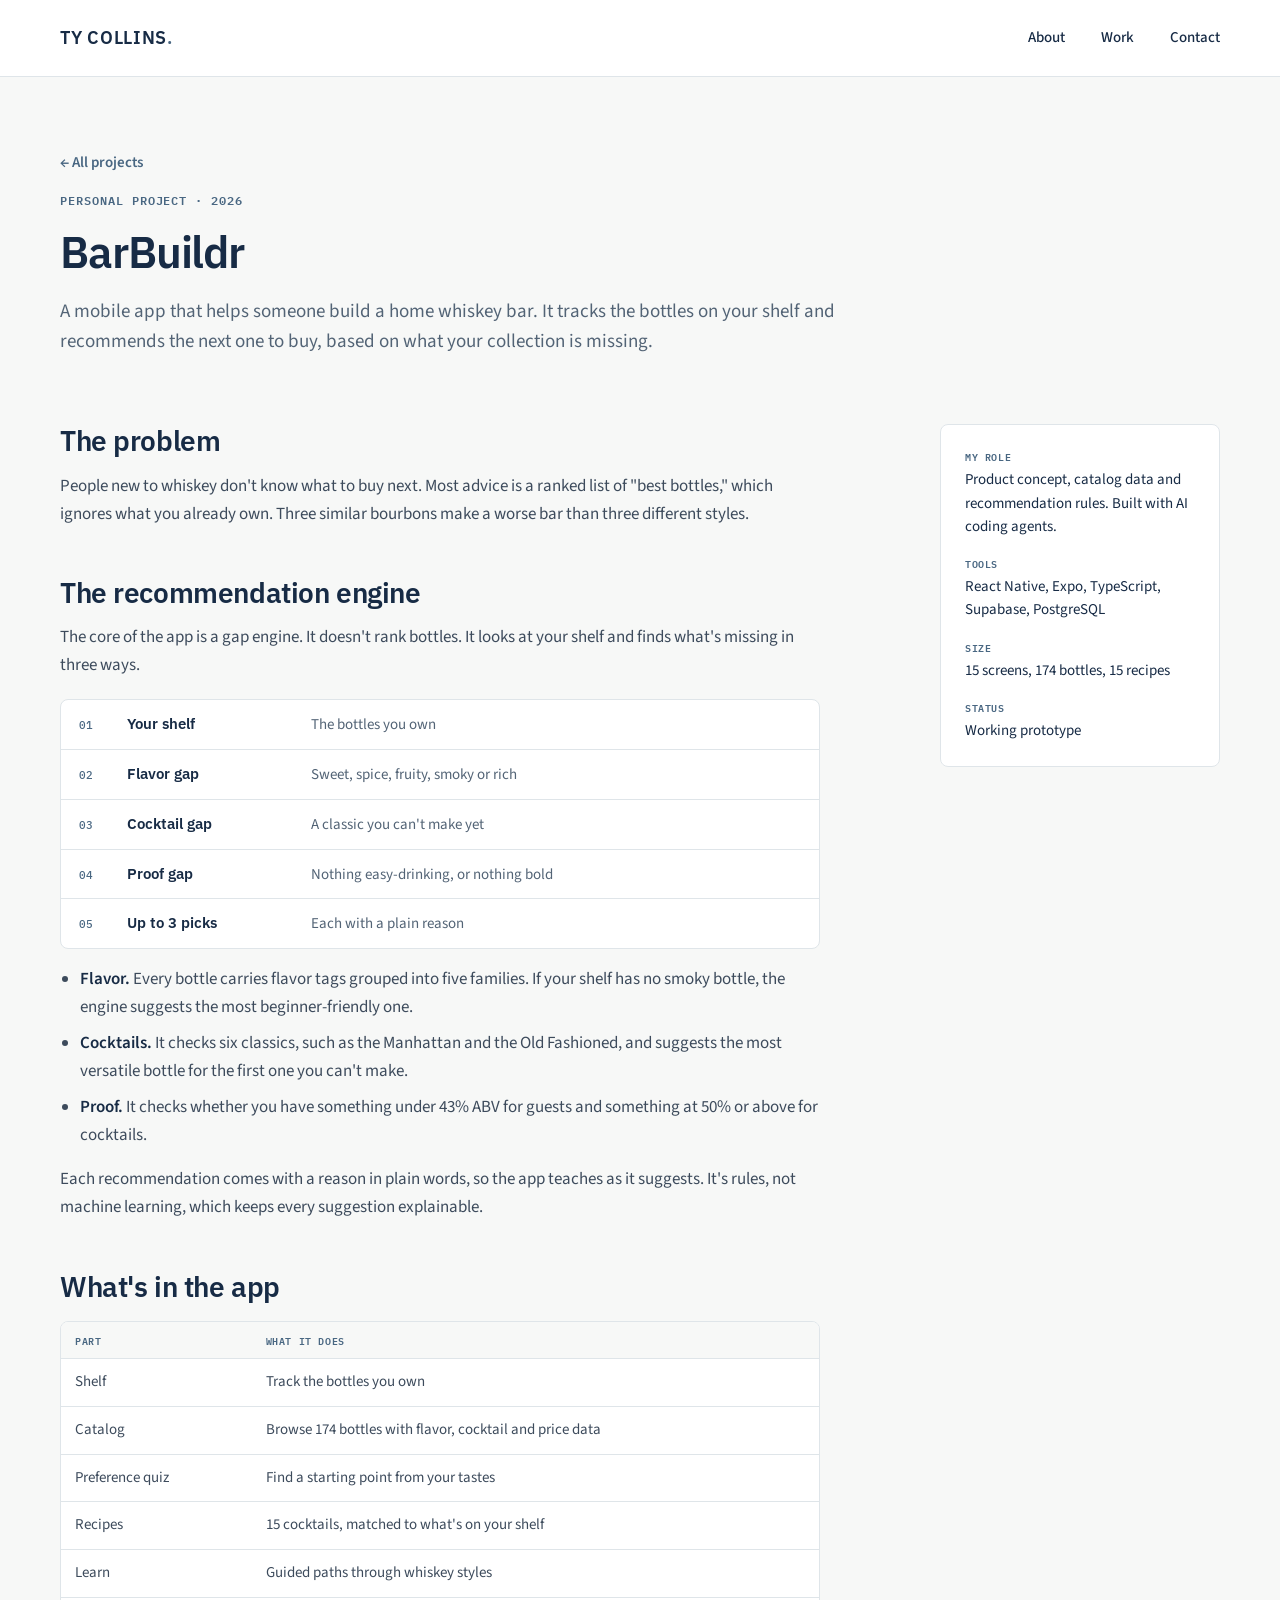
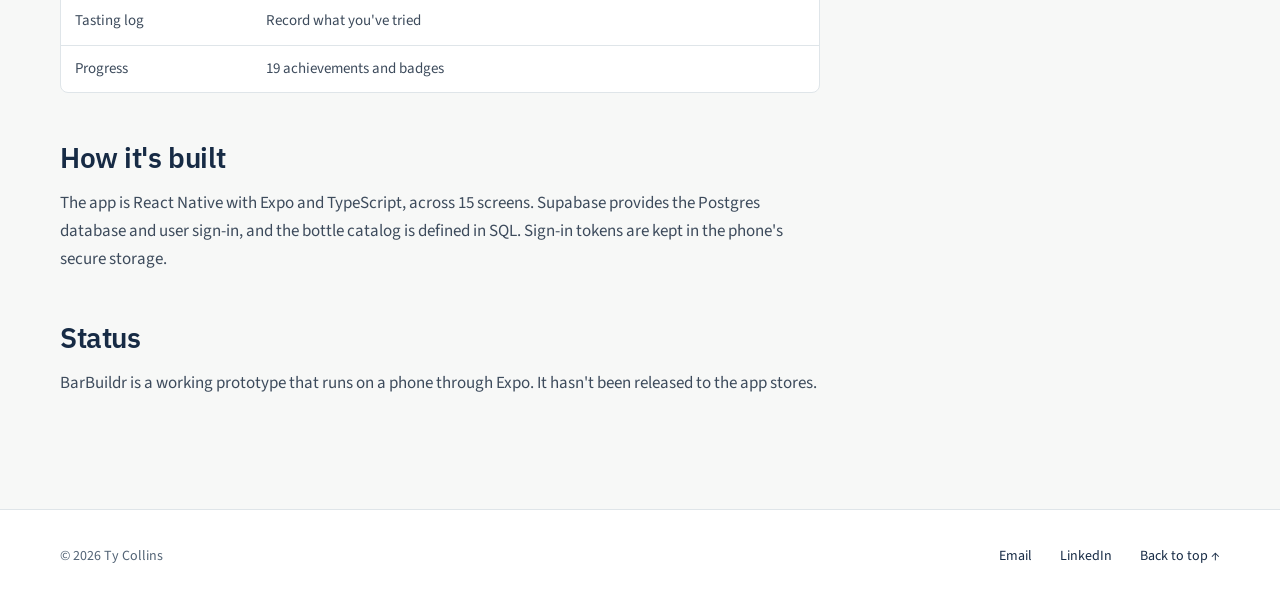
<file: projects/barbuildr.html>
<!doctype html>
<html lang="en">
<head>
<meta charset="utf-8">
<meta name="viewport" content="width=device-width, initial-scale=1">
<title>BarBuildr · Ty Collins</title>
<meta name="description" content="A mobile app that helps someone build a home whiskey bar and recommends the next bottle based on what's missing.">
<link rel="canonical" href="https://tylercollins.pages.dev/projects/barbuildr">
<meta property="og:title" content="BarBuildr · Ty Collins">
<meta property="og:description" content="A mobile app that helps someone build a home whiskey bar and recommends the next bottle based on what's missing.">
<meta property="og:type" content="website">
<meta property="og:url" content="https://tylercollins.pages.dev/projects/barbuildr">
<meta property="og:image" content="https://tylercollins.pages.dev/assets/og.png">
<meta property="og:image:width" content="1200">
<meta property="og:image:height" content="630">
<meta property="og:image:alt" content="Ty Collins · AI and analytics engineering">
<meta name="twitter:card" content="summary_large_image">
<meta name="twitter:title" content="BarBuildr · Ty Collins">
<meta name="twitter:description" content="A mobile app that helps someone build a home whiskey bar and recommends the next bottle based on what's missing.">
<meta name="twitter:image" content="https://tylercollins.pages.dev/assets/og.png">
<link rel="icon" href="/favicon.ico" sizes="32x32">
<link rel="icon" href="/favicon.svg" type="image/svg+xml">
<link rel="apple-touch-icon" href="/apple-touch-icon.png" sizes="180x180">
<link rel="preconnect" href="https://fonts.googleapis.com">
<link rel="preconnect" href="https://fonts.gstatic.com" crossorigin>
<link rel="stylesheet" href="https://fonts.googleapis.com/css2?family=IBM+Plex+Mono:wght@400;500;600&family=IBM+Plex+Sans:wght@400;500;600&family=Source+Sans+3:wght@400;500;600&display=swap">
<link rel="stylesheet" href="../assets/style.css">
<script type="application/ld+json">
{
  "@context": "https://schema.org",
  "@type": "Article",
  "headline": "BarBuildr",
  "description": "A mobile app that helps someone build a home whiskey bar and recommends the next bottle based on what's missing.",
  "author": {
    "@type": "Person",
    "@id": "https://tylercollins.pages.dev/#person",
    "name": "Ty Collins",
    "alternateName": "Tyler Collins",
    "url": "https://tylercollins.pages.dev/"
  },
  "url": "https://tylercollins.pages.dev/projects/barbuildr",
  "dateModified": "2026-11-09"
}
</script>
</head>
<body id="top">
<a class="skip" href="#content">Skip to content</a>
<header class="site-header"><div class="nav-shell"><a class="wordmark" href="../" aria-label="Ty Collins home">TY COLLINS<span>.</span></a><nav class="nav-links" aria-label="Primary"><a href="../#about">About</a><a href="../#work">Work</a><a href="../#contact">Contact</a></nav></div></header>

<main id="content" class="wrap">
  <div class="case-head">
    <p><a class="back" href="../#work">← All projects</a></p>
    <p class="eyebrow">Personal project · 2026</p>
    <h1>BarBuildr</h1>
    <p class="lede">A mobile app that helps someone build a home whiskey bar. It tracks the bottles on your shelf and recommends the next one to buy, based on what your collection is missing.</p>
  </div>

  <div class="layout">
    <article class="prose">
      <h2>The problem</h2>
      <p>People new to whiskey don't know what to buy next. Most advice is a ranked list of "best bottles," which ignores what you already own. Three similar bourbons make a worse bar than three different styles.</p>

      <h2>The recommendation engine</h2>
      <p>The core of the app is a gap engine. It doesn't rank bottles. It looks at your shelf and finds what's missing in three ways.</p>
      <ol class="flow" aria-label="Gap engine steps">
        <li><b>Your shelf</b><span>The bottles you own</span></li>
        <li><b>Flavor gap</b><span>Sweet, spice, fruity, smoky or rich</span></li>
        <li><b>Cocktail gap</b><span>A classic you can't make yet</span></li>
        <li><b>Proof gap</b><span>Nothing easy-drinking, or nothing bold</span></li>
        <li><b>Up to 3 picks</b><span>Each with a plain reason</span></li>
      </ol>
      <ul>
        <li><b>Flavor.</b> Every bottle carries flavor tags grouped into five families. If your shelf has no smoky bottle, the engine suggests the most beginner-friendly one.</li>
        <li><b>Cocktails.</b> It checks six classics, such as the Manhattan and the Old Fashioned, and suggests the most versatile bottle for the first one you can't make.</li>
        <li><b>Proof.</b> It checks whether you have something under 43% ABV for guests and something at 50% or above for cocktails.</li>
      </ul>
      <p>Each recommendation comes with a reason in plain words, so the app teaches as it suggests. It's rules, not machine learning, which keeps every suggestion explainable.</p>

      <h2>What's in the app</h2>
      <div class="table-wrap">
        <table>
          <tr><th>Part</th><th>What it does</th></tr>
          <tr><td>Shelf</td><td>Track the bottles you own</td></tr>
          <tr><td>Catalog</td><td>Browse 174 bottles with flavor, cocktail and price data</td></tr>
          <tr><td>Preference quiz</td><td>Find a starting point from your tastes</td></tr>
          <tr><td>Recipes</td><td>15 cocktails, matched to what's on your shelf</td></tr>
          <tr><td>Learn</td><td>Guided paths through whiskey styles</td></tr>
          <tr><td>Tasting log</td><td>Record what you've tried</td></tr>
          <tr><td>Progress</td><td>19 achievements and badges</td></tr>
        </table>
      </div>

      <h2>How it's built</h2>
      <p>The app is React Native with Expo and TypeScript, across 15 screens. Supabase provides the Postgres database and user sign-in, and the bottle catalog is defined in SQL. Sign-in tokens are kept in the phone's secure storage.</p>

      <h2>Status</h2>
      <p>BarBuildr is a working prototype that runs on a phone through Expo. It hasn't been released to the app stores.</p>
    </article>

    <aside>
      <dl class="facts">
        <dt>My role</dt><dd>Product concept, catalog data and recommendation rules. Built with AI coding agents.</dd>
        <dt>Tools</dt><dd>React Native, Expo, TypeScript, Supabase, PostgreSQL</dd>
        <dt>Size</dt><dd>15 screens, 174 bottles, 15 recipes</dd>
        <dt>Status</dt><dd>Working prototype</dd>
      </dl>
    </aside>
  </div>
</main>

<footer><div class="content-shell footer-grid"><p>© 2026 Ty Collins</p><div><a href="mailto:Tylerdcollins10@gmail.com">Email</a><a href="https://www.linkedin.com/in/Tyler-Collins10" rel="noopener">LinkedIn</a><a href="#top">Back to top ↑</a></div></div></footer>
</body>
</html>
</file>
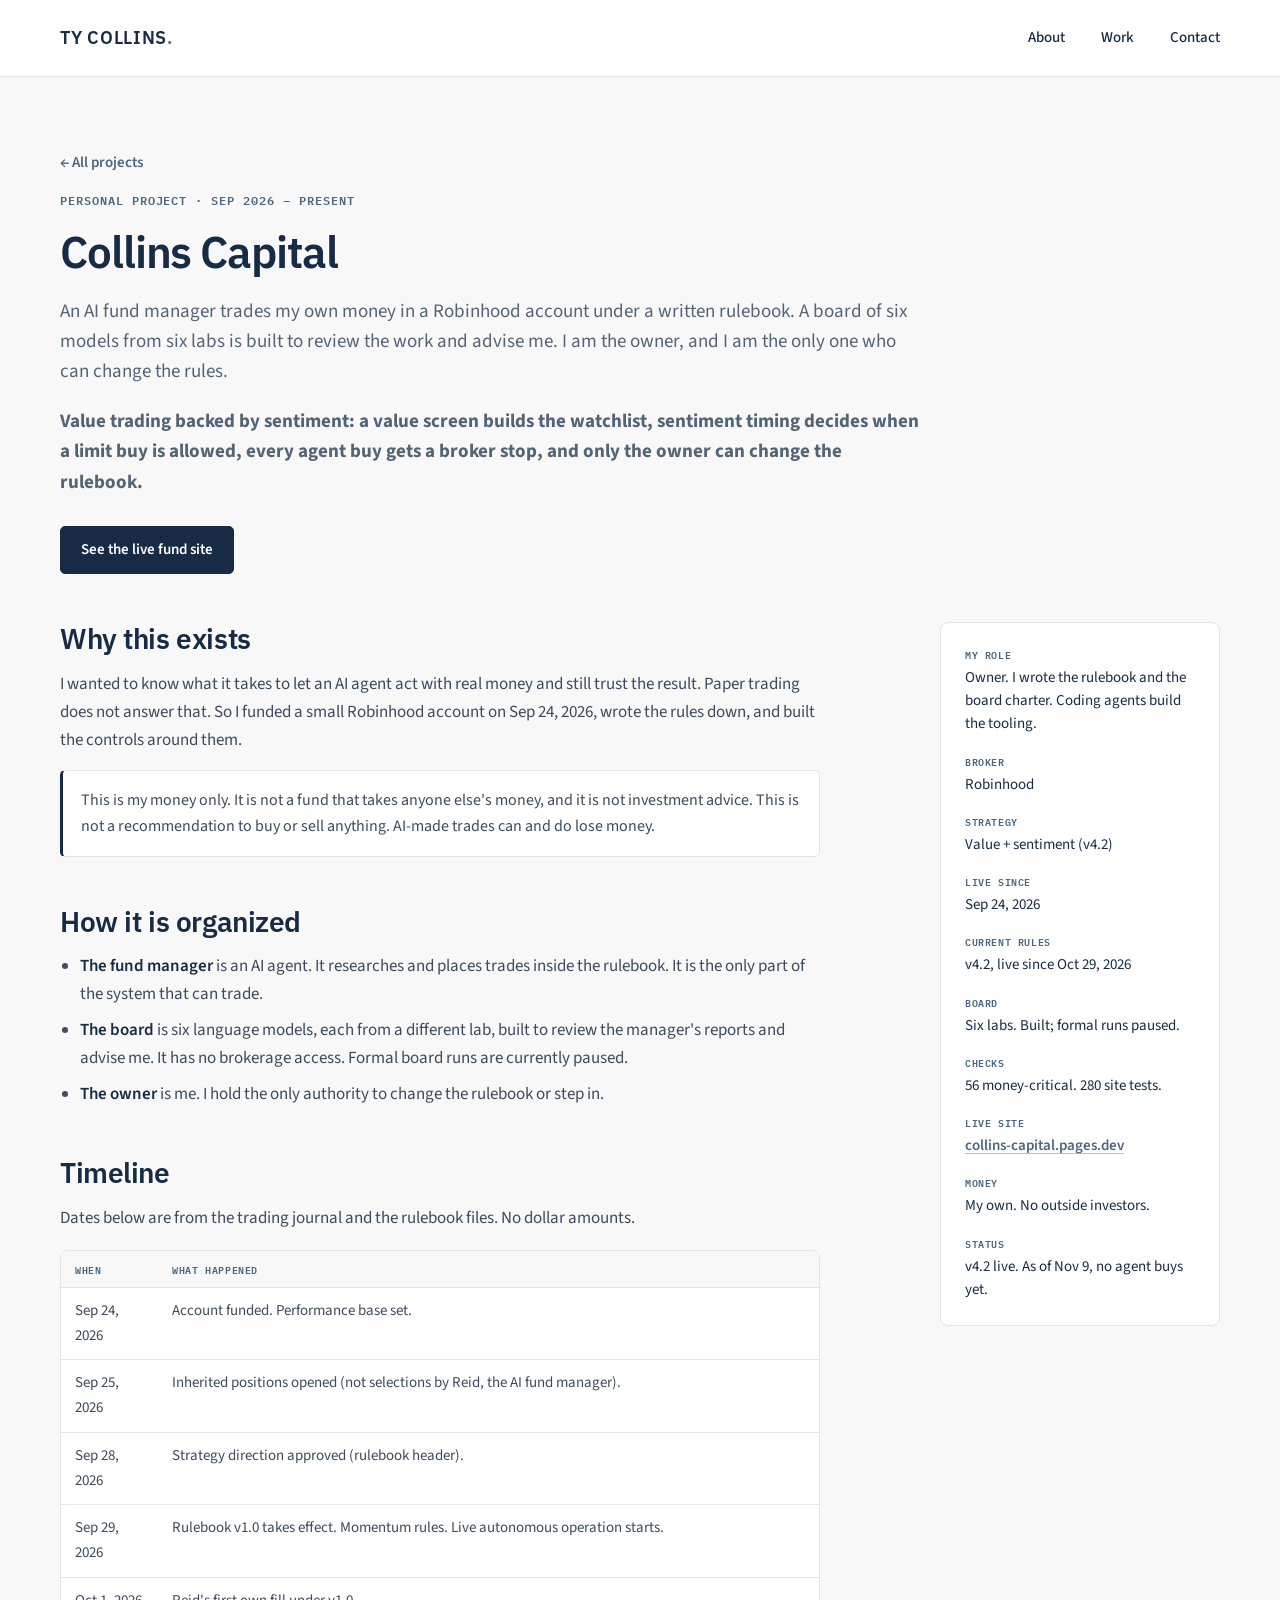
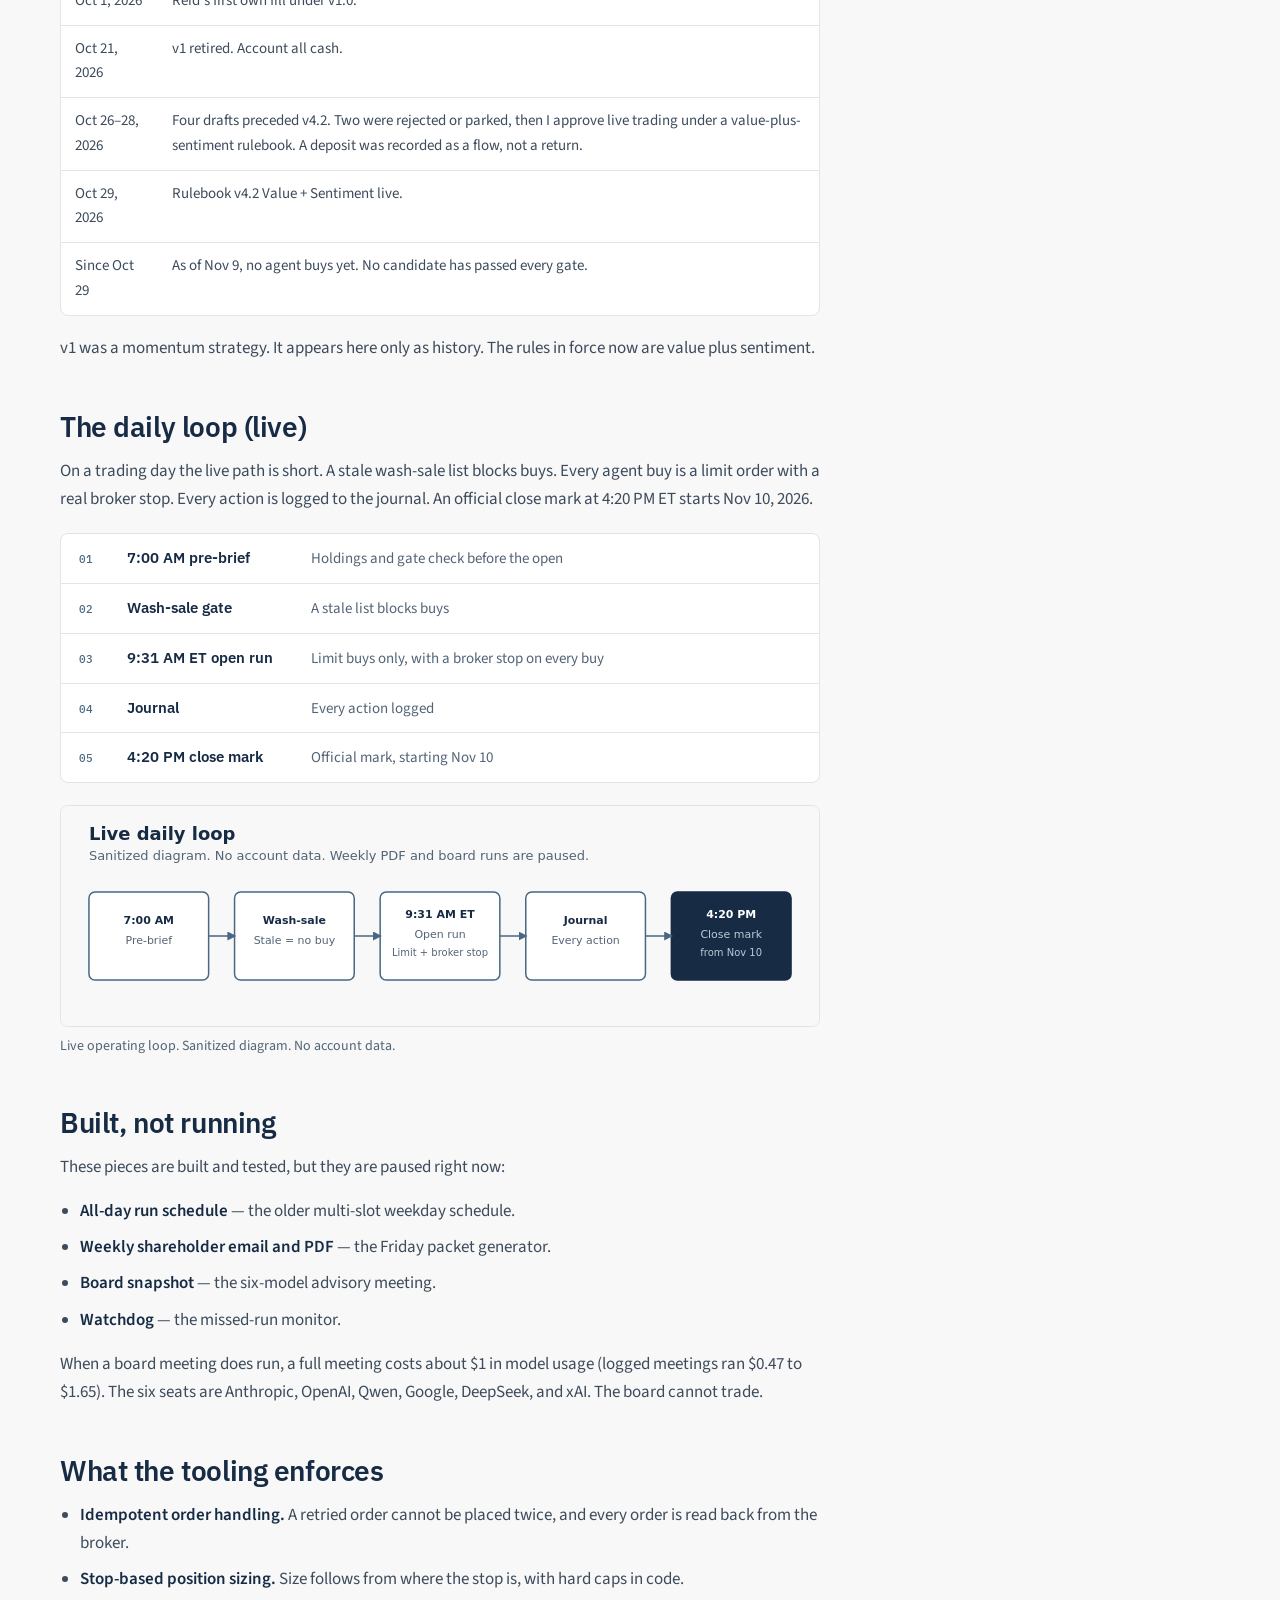
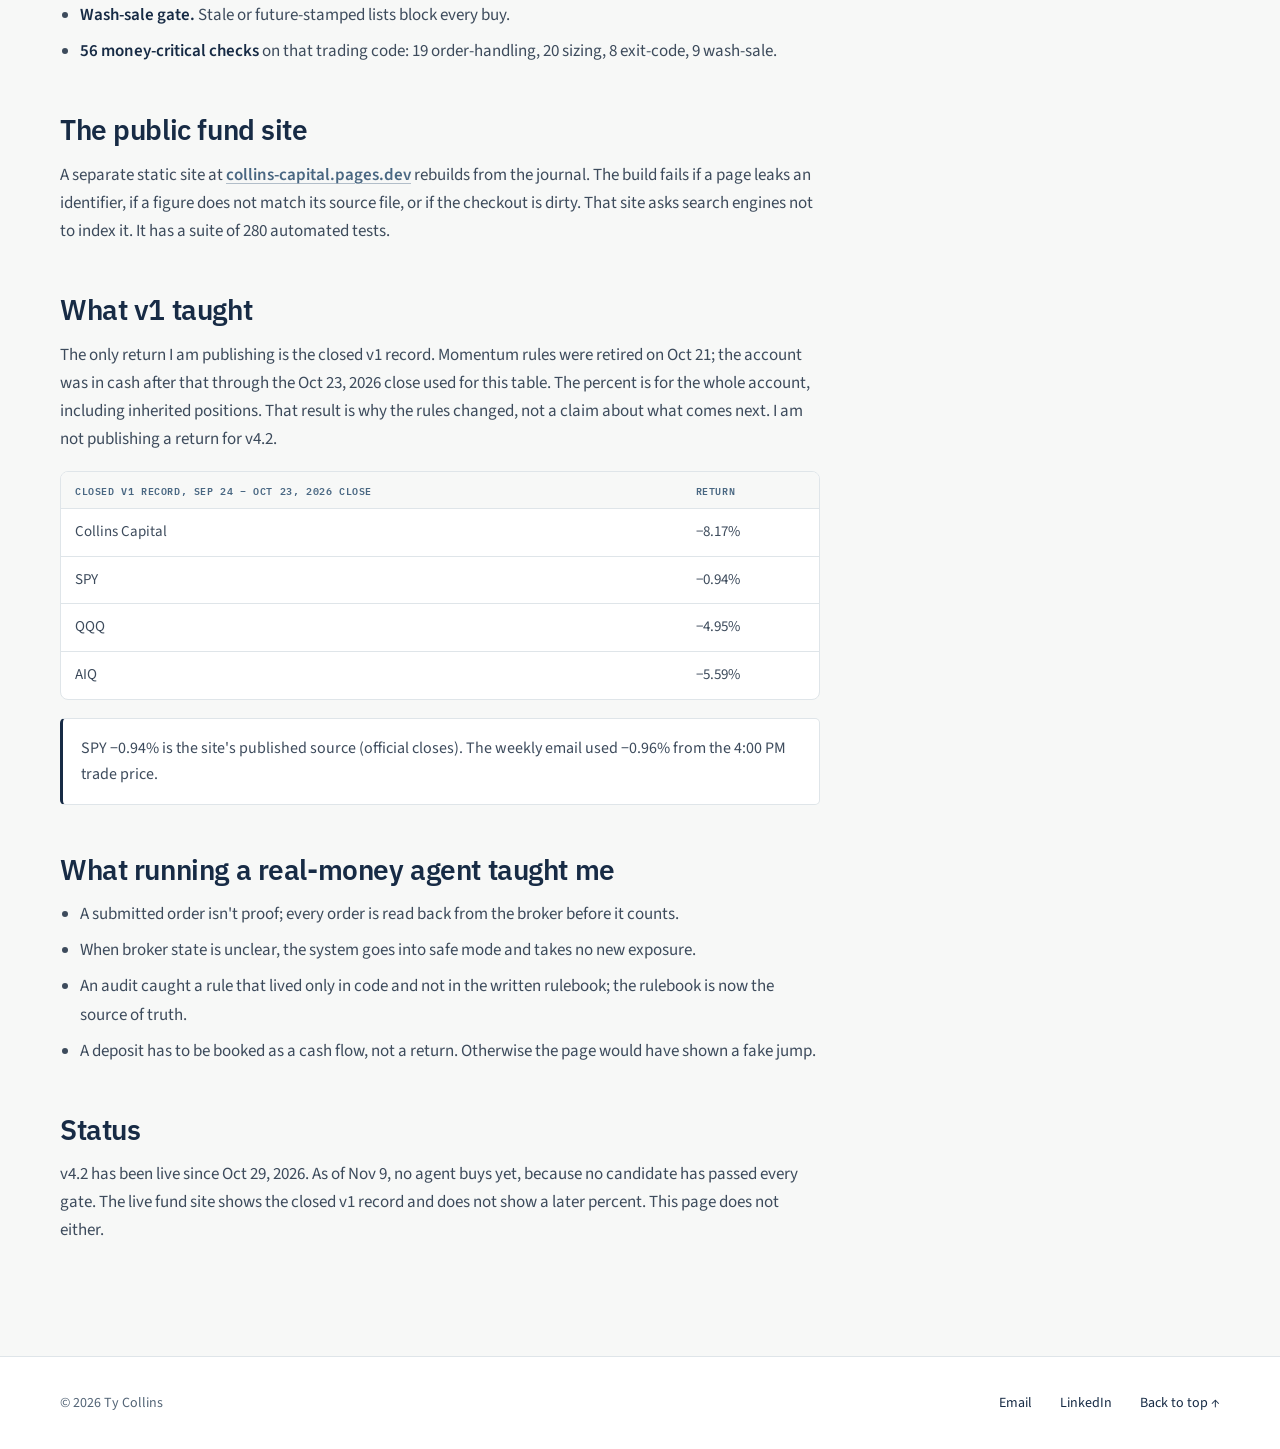
<file: projects/collins-capital.html>
<!doctype html>
<html lang="en">
<head>
<meta charset="utf-8">
<meta name="viewport" content="width=device-width, initial-scale=1">
<title>Collins Capital · Ty Collins</title>
<meta name="description" content="An AI fund manager trades my own money in a Robinhood account under a written rulebook. Value trading backed by sentiment.">
<link rel="canonical" href="https://tylercollins.pages.dev/projects/collins-capital">
<meta property="og:title" content="Collins Capital · Ty Collins">
<meta property="og:description" content="Live-money AI fund on Robinhood since Sep 24, 2026. Value trading backed by sentiment. 56 money-critical checks. 280 site tests.">
<meta property="og:type" content="website">
<meta property="og:url" content="https://tylercollins.pages.dev/projects/collins-capital">
<meta property="og:image" content="https://tylercollins.pages.dev/assets/og-collins-capital.png">
<meta property="og:image:width" content="1200">
<meta property="og:image:height" content="630">
<meta property="og:image:alt" content="Ty Collins · AI and analytics engineering">
<meta name="twitter:card" content="summary_large_image">
<meta name="twitter:title" content="Collins Capital · Ty Collins">
<meta name="twitter:description" content="Live-money AI fund on Robinhood since Sep 24, 2026. Value trading backed by sentiment. 56 money-critical checks. 280 site tests.">
<meta name="twitter:image" content="https://tylercollins.pages.dev/assets/og-collins-capital.png">
<link rel="icon" href="/favicon.ico" sizes="32x32">
<link rel="icon" href="/favicon.svg" type="image/svg+xml">
<link rel="apple-touch-icon" href="/apple-touch-icon.png" sizes="180x180">
<link rel="preconnect" href="https://fonts.googleapis.com">
<link rel="preconnect" href="https://fonts.gstatic.com" crossorigin>
<link rel="stylesheet" href="https://fonts.googleapis.com/css2?family=IBM+Plex+Mono:wght@400;500;600&family=IBM+Plex+Sans:wght@400;500;600&family=Source+Sans+3:wght@400;500;600&display=swap">
<link rel="stylesheet" href="../assets/style.css">
<script type="application/ld+json">
{
  "@context": "https://schema.org",
  "@type": "Article",
  "headline": "Collins Capital",
  "description": "An AI fund manager trades my own money in a Robinhood account under a written rulebook. Value trading backed by sentiment.",
  "author": {
    "@type": "Person",
    "@id": "https://tylercollins.pages.dev/#person",
    "name": "Ty Collins",
    "alternateName": "Tyler Collins",
    "url": "https://tylercollins.pages.dev/"
  },
  "url": "https://tylercollins.pages.dev/projects/collins-capital",
  "dateModified": "2026-11-09"
}
</script>
</head>
<body id="top">
<a class="skip" href="#content">Skip to content</a>
<header class="site-header"><div class="nav-shell"><a class="wordmark" href="../" aria-label="Ty Collins home">TY COLLINS<span>.</span></a><nav class="nav-links" aria-label="Primary"><a href="../#about">About</a><a href="../#work">Work</a><a href="../#contact">Contact</a></nav></div></header>

<main id="content" class="wrap">
  <div class="case-head">
    <p><a class="back" href="../#work">← All projects</a></p>
    <p class="eyebrow">Personal project · Sep 2026 – present</p>
    <h1>Collins Capital</h1>
    <p class="lede">An AI fund manager trades my own money in a Robinhood account under a written rulebook. A board of six models from six labs is built to review the work and advise me. I am the owner, and I am the only one who can change the rules.</p>
    <p class="lede"><b>Value trading backed by sentiment: a value screen builds the watchlist, sentiment timing decides when a limit buy is allowed, every agent buy gets a broker stop, and only the owner can change the rulebook.</b></p>
    <div class="actions">
      <a class="btn primary" href="https://collins-capital.pages.dev/" rel="noopener">See the live fund site</a>
    </div>
  </div>

  <div class="layout">
    <article class="prose">
      <h2>Why this exists</h2>
      <p>I wanted to know what it takes to let an AI agent act with real money and still trust the result. Paper trading does not answer that. So I funded a small Robinhood account on Sep 24, 2026, wrote the rules down, and built the controls around them.</p>
      <p class="note">This is my money only. It is not a fund that takes anyone else's money, and it is not investment advice. This is not a recommendation to buy or sell anything. AI-made trades can and do lose money.</p>

      <h2>How it is organized</h2>
      <ul>
        <li><b>The fund manager</b> is an AI agent. It researches and places trades inside the rulebook. It is the only part of the system that can trade.</li>
        <li><b>The board</b> is six language models, each from a different lab, built to review the manager's reports and advise me. It has no brokerage access. Formal board runs are currently paused.</li>
        <li><b>The owner</b> is me. I hold the only authority to change the rulebook or step in.</li>
      </ul>

      <h2>Timeline</h2>
      <p>Dates below are from the trading journal and the rulebook files. No dollar amounts.</p>
      <div class="table-wrap">
        <table>
          <tr><th>When</th><th>What happened</th></tr>
          <tr><td>Sep 24, 2026</td><td>Account funded. Performance base set.</td></tr>
          <tr><td>Sep 25, 2026</td><td>Inherited positions opened (not selections by Reid, the AI fund manager).</td></tr>
          <tr><td>Sep 28, 2026</td><td>Strategy direction approved (rulebook header).</td></tr>
          <tr><td>Sep 29, 2026</td><td>Rulebook v1.0 takes effect. Momentum rules. Live autonomous operation starts.</td></tr>
          <tr><td>Oct 1, 2026</td><td>Reid's first own fill under v1.0.</td></tr>
          <tr><td>Oct 21, 2026</td><td>v1 retired. Account all cash.</td></tr>
          <tr><td>Oct 26–28, 2026</td><td>Four drafts preceded v4.2. Two were rejected or parked, then I approve live trading under a value-plus-sentiment rulebook. A deposit was recorded as a flow, not a return.</td></tr>
          <tr><td>Oct 29, 2026</td><td>Rulebook v4.2 Value + Sentiment live.</td></tr>
          <tr><td>Since Oct 29</td><td>As of Nov 9, no agent buys yet. No candidate has passed every gate.</td></tr>
        </table>
      </div>
      <p>v1 was a momentum strategy. It appears here only as history. The rules in force now are value plus sentiment.</p>

      <h2>The daily loop (live)</h2>
      <p>On a trading day the live path is short. A stale wash-sale list blocks buys. Every agent buy is a limit order with a real broker stop. Every action is logged to the journal. An official close mark at 4:20 PM ET starts Nov 10, 2026.</p>
      <ol class="flow" aria-label="Live daily operating loop">
        <li><b>7:00 AM pre-brief</b><span>Holdings and gate check before the open</span></li>
        <li><b>Wash-sale gate</b><span>A stale list blocks buys</span></li>
        <li><b>9:31 AM ET open run</b><span>Limit buys only, with a broker stop on every buy</span></li>
        <li><b>Journal</b><span>Every action logged</span></li>
        <li><b>4:20 PM close mark</b><span>Official mark, starting Nov 10</span></li>
      </ol>
      <figure class="chart">
        <img src="../assets/daily-loop.svg" width="760" height="220" alt="Diagram of the live daily loop: 7:00 AM pre-brief, wash-sale gate, 9:31 AM ET open run with broker stops, journal logging, and 4:20 PM close mark starting Nov 10. Sanitized diagram with no account data.">
        <figcaption>Live operating loop. Sanitized diagram. No account data.</figcaption>
      </figure>

      <h2>Built, not running</h2>
      <p>These pieces are built and tested, but they are paused right now:</p>
      <ul>
        <li><b>All-day run schedule</b> — the older multi-slot weekday schedule.</li>
        <li><b>Weekly shareholder email and PDF</b> — the Friday packet generator.</li>
        <li><b>Board snapshot</b> — the six-model advisory meeting.</li>
        <li><b>Watchdog</b> — the missed-run monitor.</li>
      </ul>
      <p>When a board meeting does run, a full meeting costs about $1 in model usage (logged meetings ran $0.47 to $1.65). The six seats are Anthropic, OpenAI, Qwen, Google, DeepSeek, and xAI. The board cannot trade.</p>

      <h2>What the tooling enforces</h2>
      <ul>
        <li><b>Idempotent order handling.</b> A retried order cannot be placed twice, and every order is read back from the broker.</li>
        <li><b>Stop-based position sizing.</b> Size follows from where the stop is, with hard caps in code.</li>
        <li><b>Wash-sale gate.</b> Stale or future-stamped lists block every buy.</li>
        <li><b>56 money-critical checks</b> on that trading code: 19 order-handling, 20 sizing, 8 exit-code, 9 wash-sale.</li>
      </ul>

      <h2>The public fund site</h2>
      <p>A separate static site at <a href="https://collins-capital.pages.dev/" rel="noopener">collins-capital.pages.dev</a> rebuilds from the journal. The build fails if a page leaks an identifier, if a figure does not match its source file, or if the checkout is dirty. That site asks search engines not to index it. It has a suite of 280 automated tests.</p>

      <h2>What v1 taught</h2>
      <p>The only return I am publishing is the closed v1 record. Momentum rules were retired on Oct 21; the account was in cash after that through the Oct 23, 2026 close used for this table. The percent is for the whole account, including inherited positions. That result is why the rules changed, not a claim about what comes next. I am not publishing a return for v4.2.</p>
      <div class="table-wrap">
        <table>
          <tr><th>Closed v1 record, Sep 24 – Oct 23, 2026 close</th><th>Return</th></tr>
          <tr><td>Collins Capital</td><td>−8.17%</td></tr>
          <tr><td>SPY</td><td>−0.94%</td></tr>
          <tr><td>QQQ</td><td>−4.95%</td></tr>
          <tr><td>AIQ</td><td>−5.59%</td></tr>
        </table>
      </div>
      <p class="note">SPY −0.94% is the site's published source (official closes). The weekly email used −0.96% from the 4:00 PM trade price.</p>


      <h2>What running a real-money agent taught me</h2>
      <ul>
        <li>A submitted order isn't proof; every order is read back from the broker before it counts.</li>
        <li>When broker state is unclear, the system goes into safe mode and takes no new exposure.</li>
        <li>An audit caught a rule that lived only in code and not in the written rulebook; the rulebook is now the source of truth.</li>
        <li>A deposit has to be booked as a cash flow, not a return. Otherwise the page would have shown a fake jump.</li>
      </ul>

      <h2>Status</h2>
      <p>v4.2 has been live since Oct 29, 2026. As of Nov 9, no agent buys yet, because no candidate has passed every gate. The live fund site shows the closed v1 record and does not show a later percent. This page does not either.</p>
    </article>

    <aside>
      <dl class="facts">
        <dt>My role</dt><dd>Owner. I wrote the rulebook and the board charter. Coding agents build the tooling.</dd>
        <dt>Broker</dt><dd>Robinhood</dd>
        <dt>Strategy</dt><dd>Value + sentiment (v4.2)</dd>
        <dt>Live since</dt><dd>Sep 24, 2026</dd>
        <dt>Current rules</dt><dd>v4.2, live since Oct 29, 2026</dd>
        <dt>Board</dt><dd>Six labs. Built; formal runs paused.</dd>
        <dt>Checks</dt><dd>56 money-critical. 280 site tests.</dd>
        <dt>Live site</dt><dd><a href="https://collins-capital.pages.dev/" rel="noopener">collins-capital.pages.dev</a></dd>
        <dt>Money</dt><dd>My own. No outside investors.</dd>
        <dt>Status</dt><dd>v4.2 live. As of Nov 9, no agent buys yet.</dd>
      </dl>
    </aside>
  </div>
</main>

<footer><div class="content-shell footer-grid"><p>© 2026 Ty Collins</p><div><a href="mailto:Tylerdcollins10@gmail.com">Email</a><a href="https://www.linkedin.com/in/Tyler-Collins10" rel="noopener">LinkedIn</a><a href="#top">Back to top ↑</a></div></div></footer>
</body>
</html>
</file>
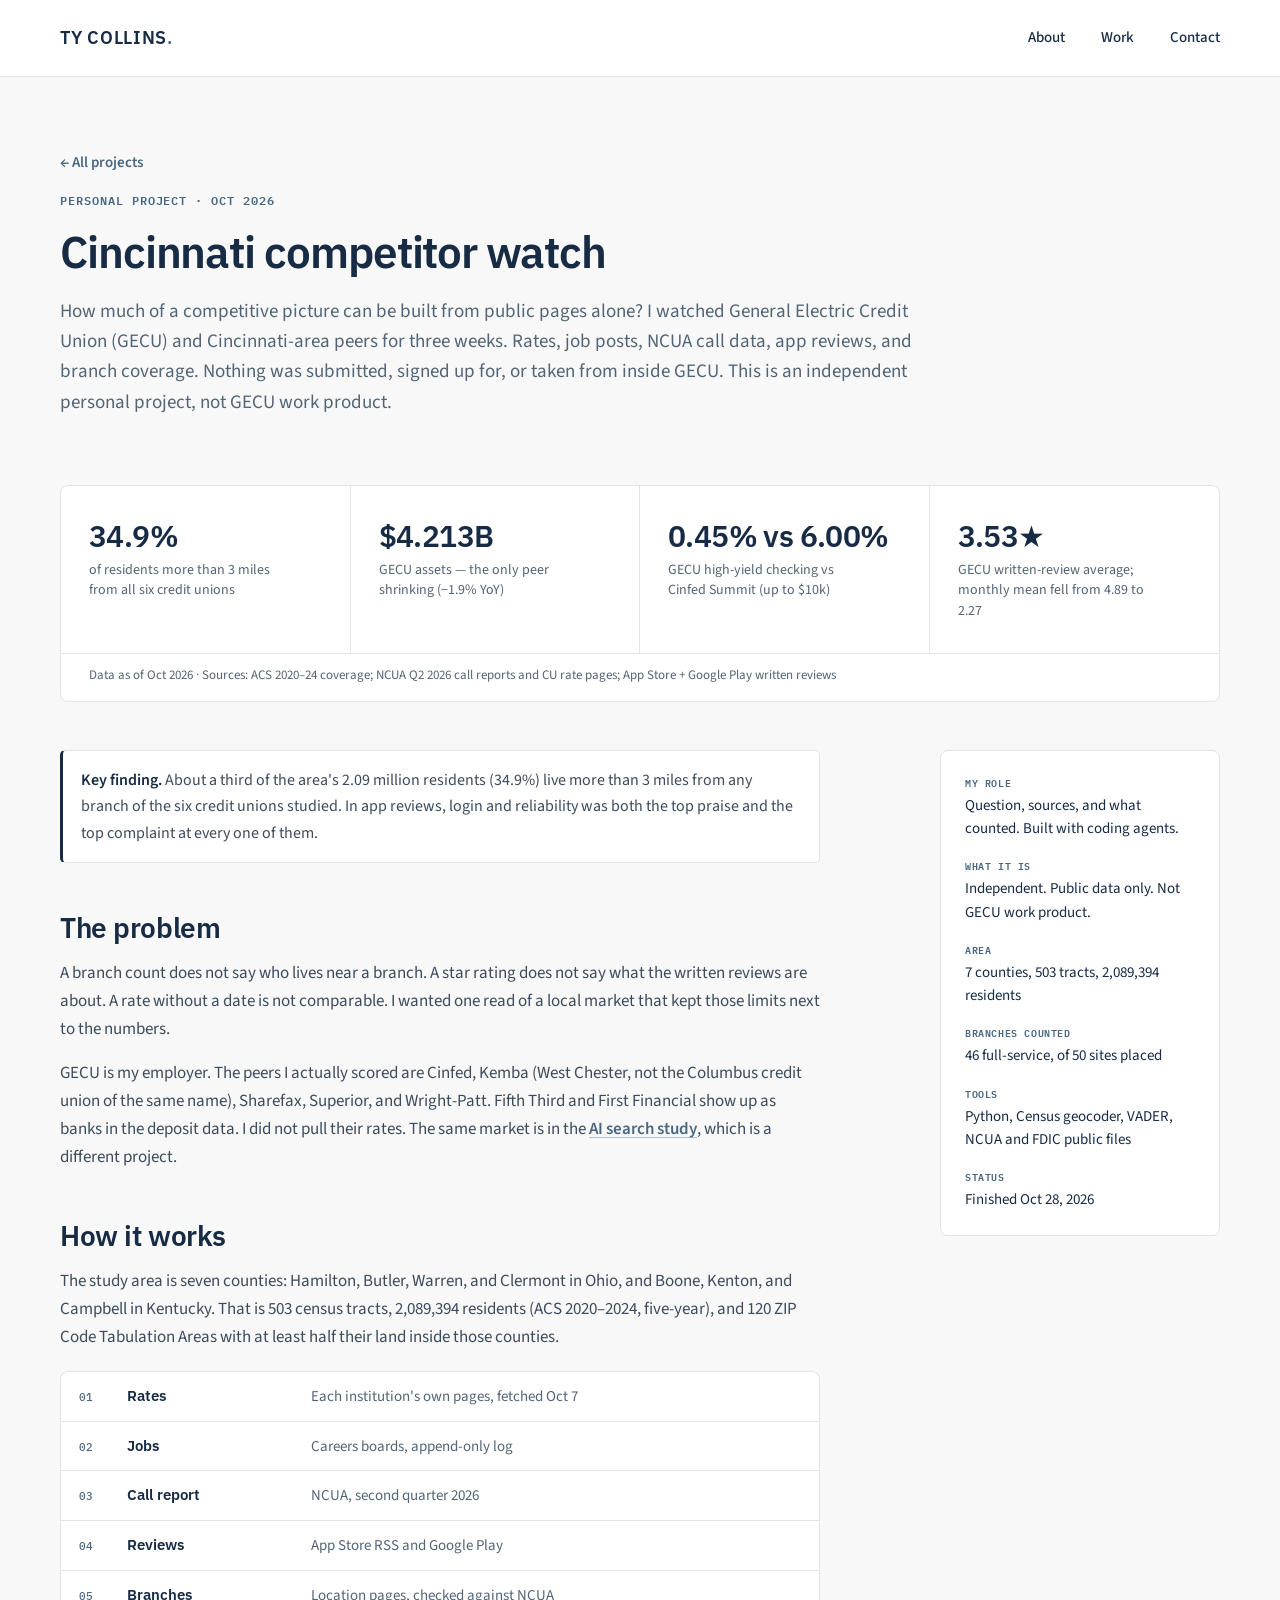
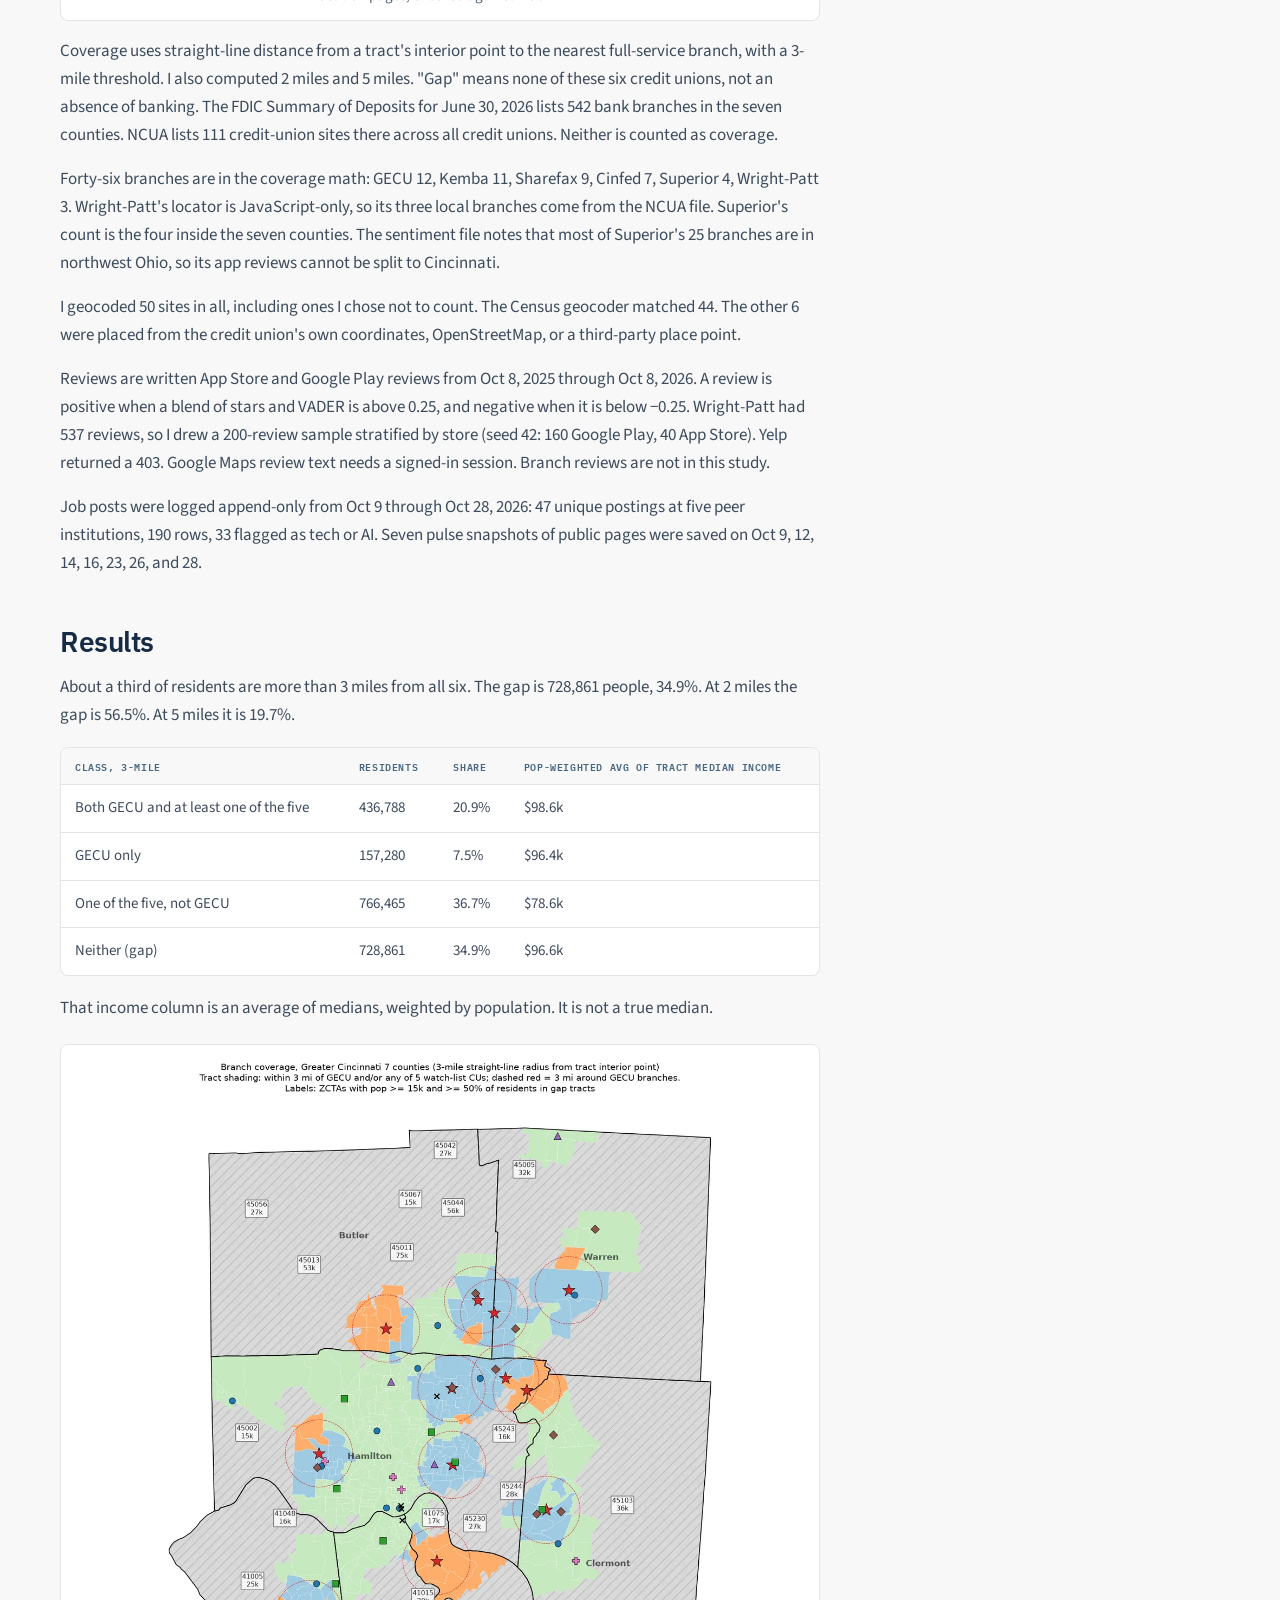
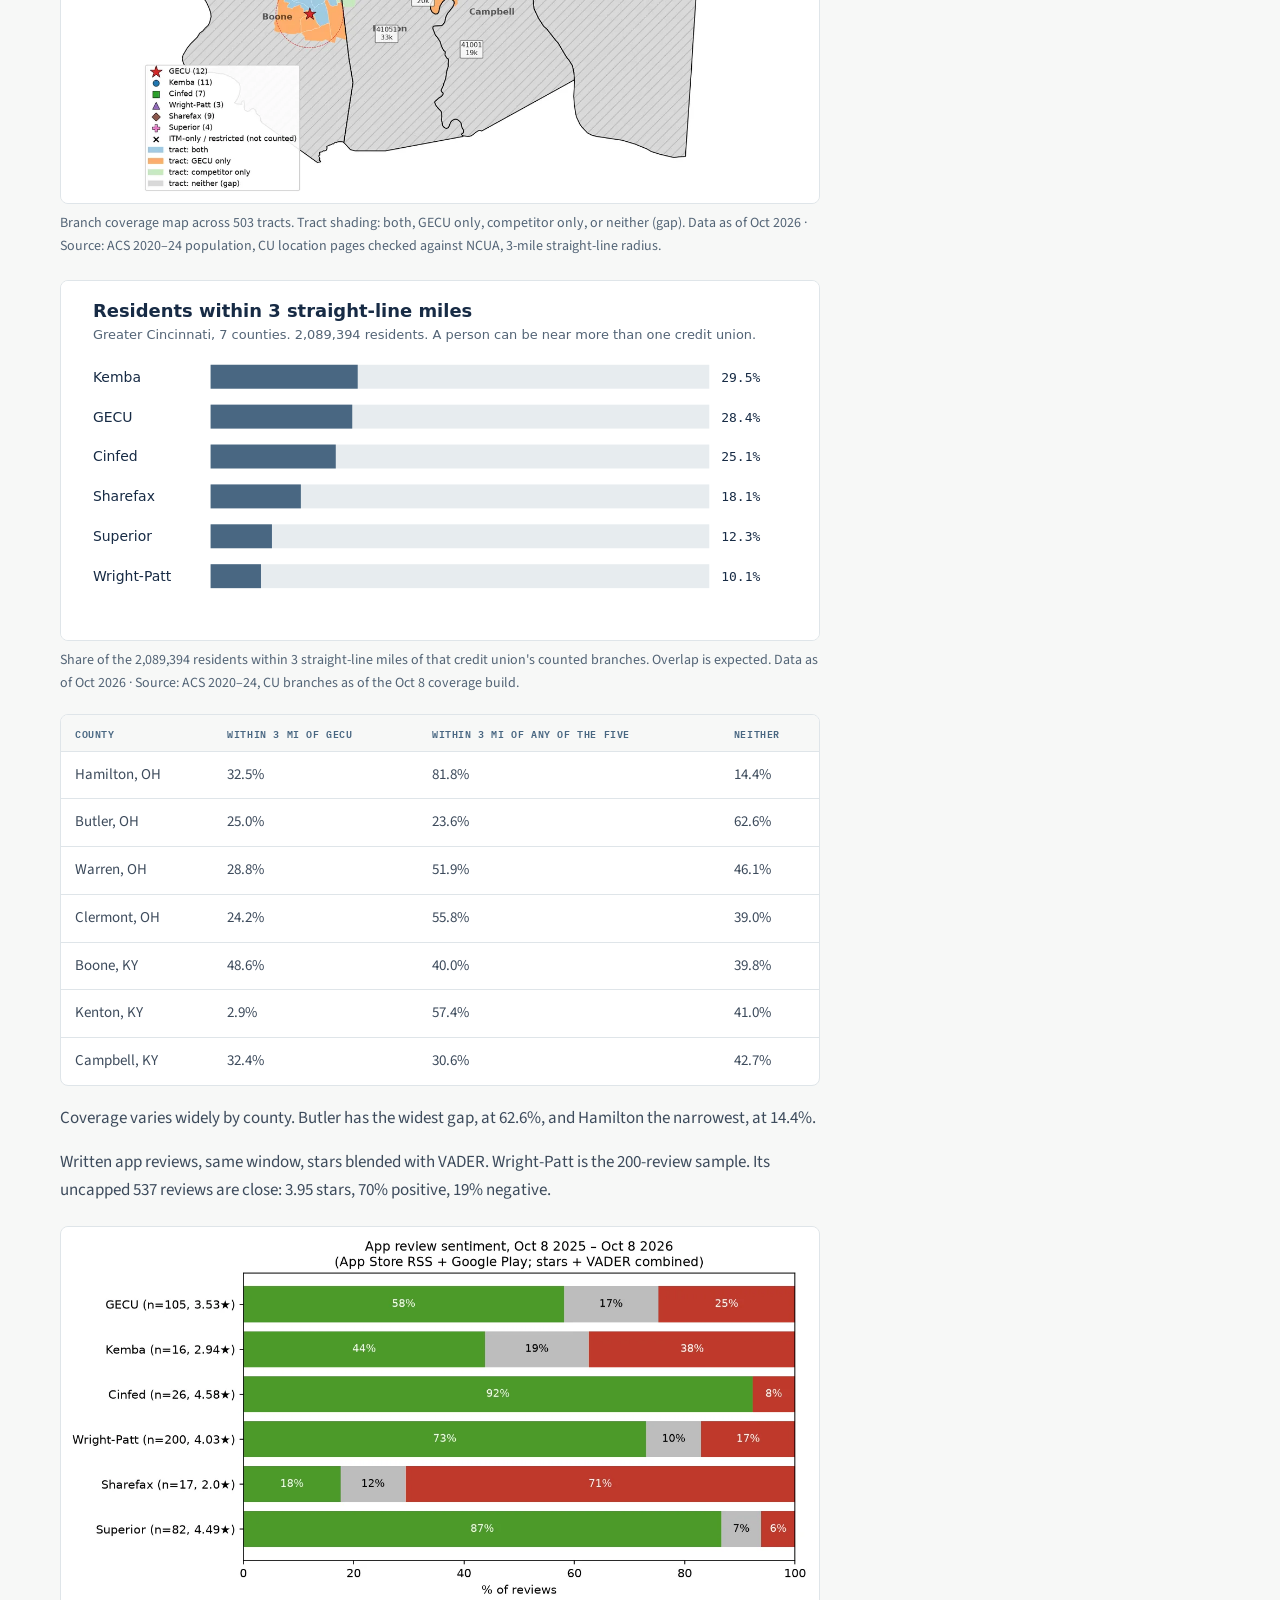
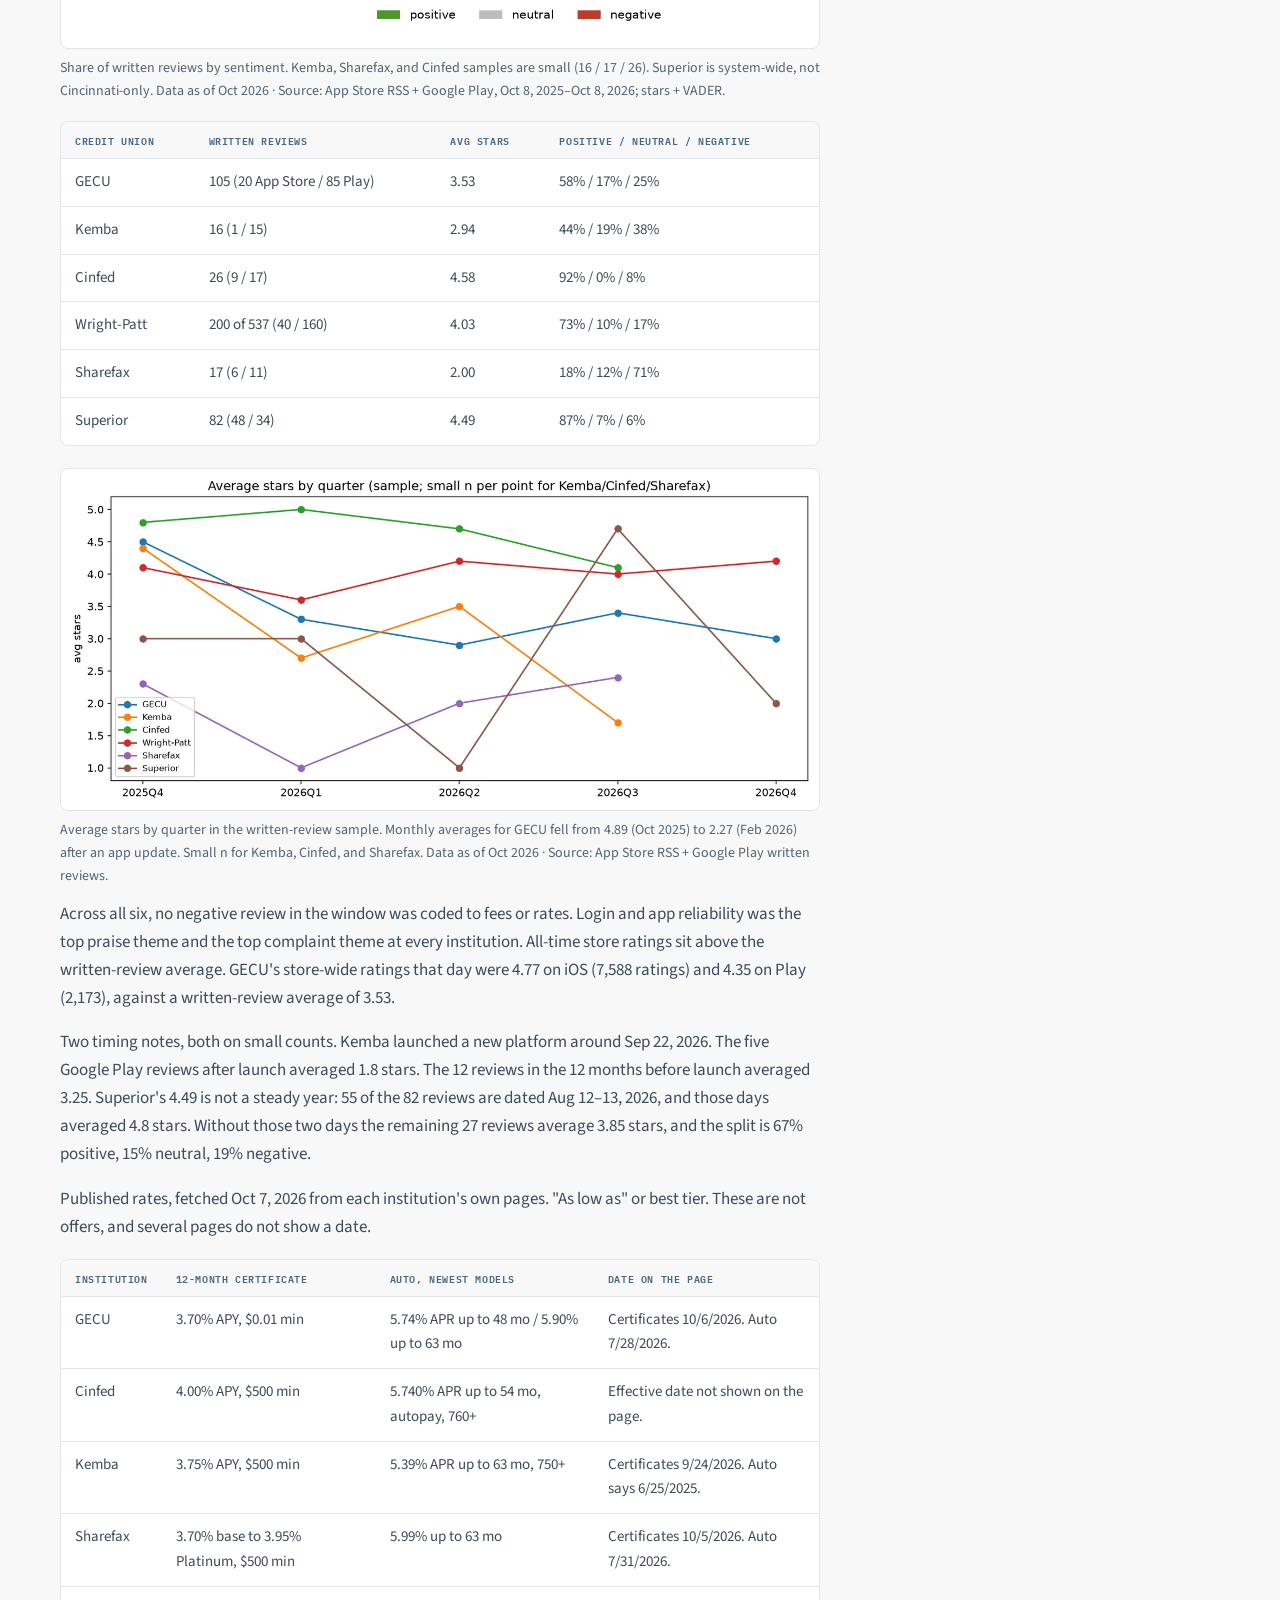
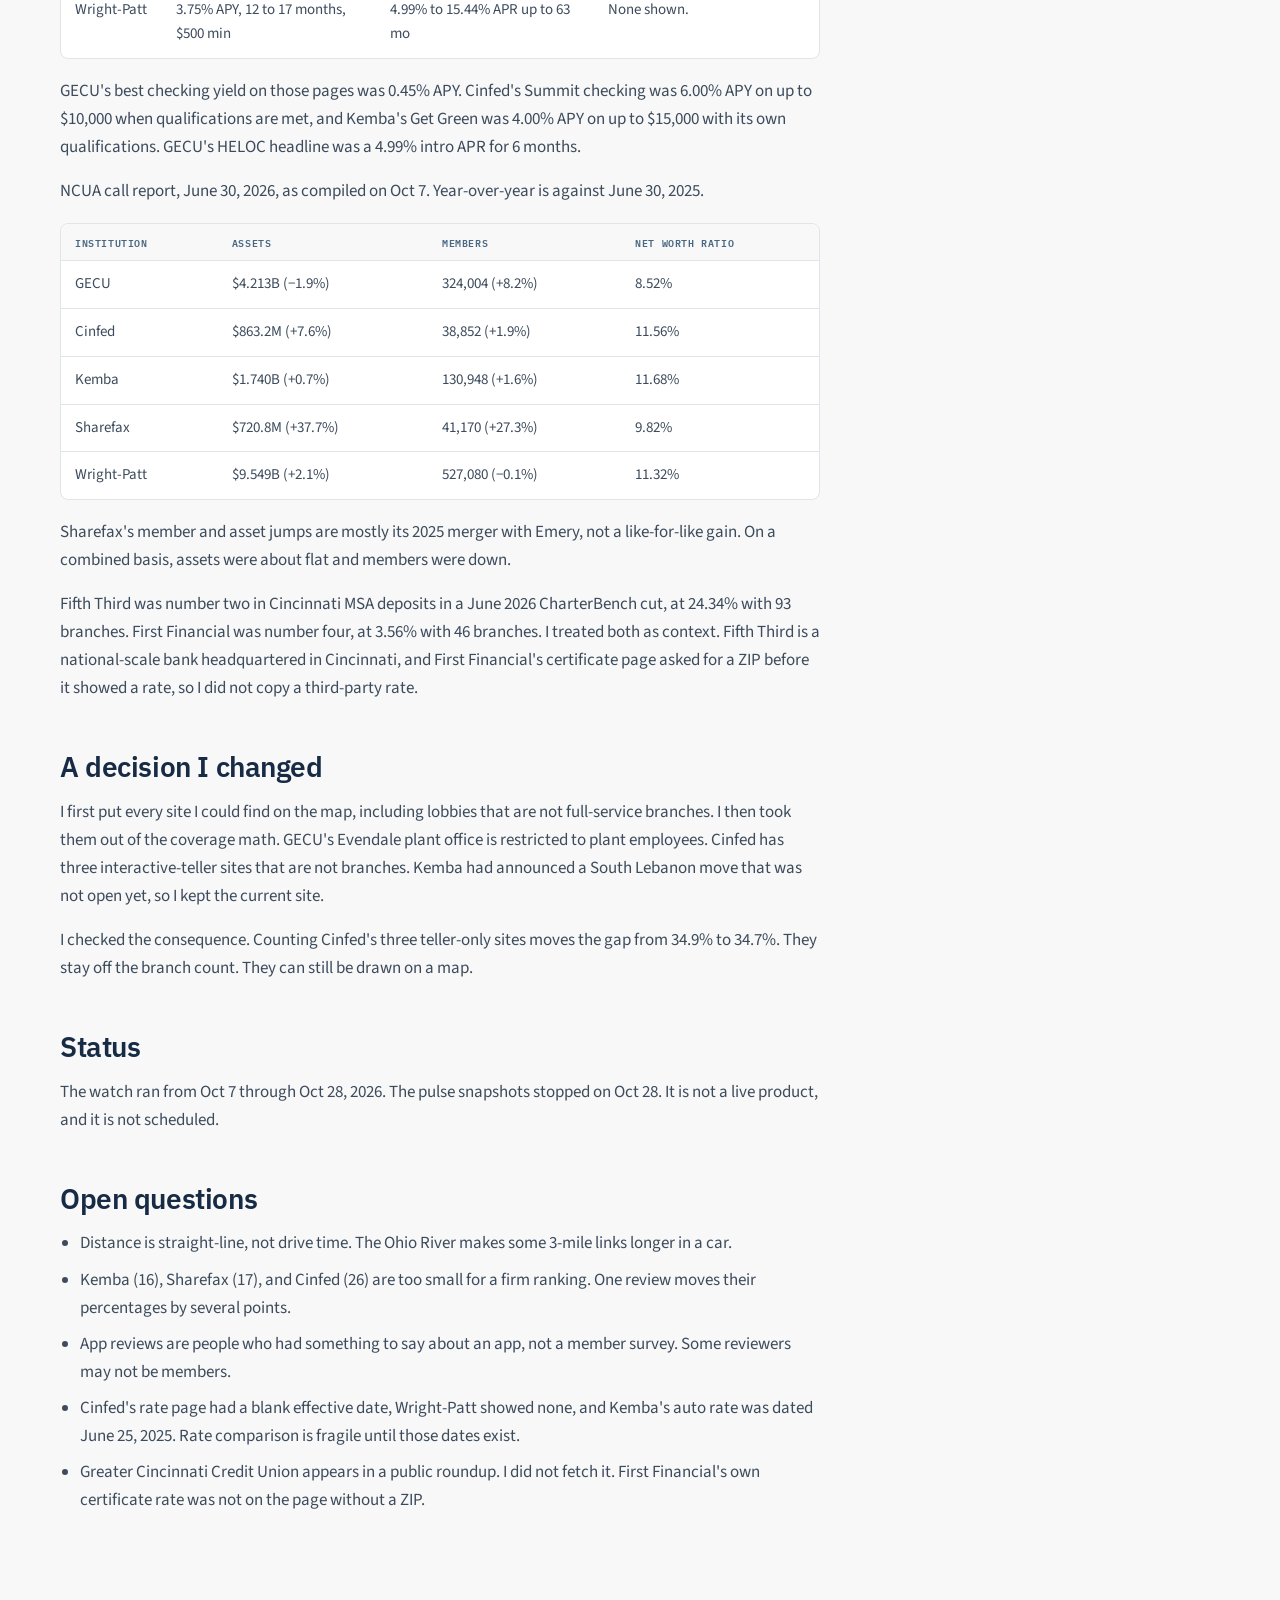
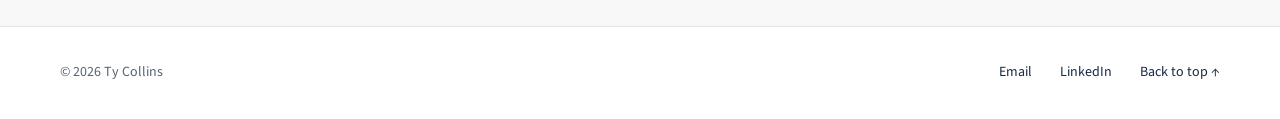
<file: projects/competitor-watch.html>
<!doctype html>
<html lang="en">
<head>
<meta charset="utf-8">
<meta name="viewport" content="width=device-width, initial-scale=1">
<title>Cincinnati competitor watch · Ty Collins</title>
<meta name="description" content="An independent public-data watch on GECU and Cincinnati-area credit unions: rates, branches, NCUA call data, app reviews, and job posts.">
<link rel="canonical" href="https://tylercollins.pages.dev/projects/competitor-watch">
<meta property="og:title" content="Cincinnati competitor watch · Ty Collins">
<meta property="og:description" content="GECU and local peers, from public pages only. Branch coverage, app-review sentiment, rates, and call reports.">
<meta property="og:type" content="website">
<meta property="og:url" content="https://tylercollins.pages.dev/projects/competitor-watch">
<meta property="og:image" content="https://tylercollins.pages.dev/assets/og-competitor-watch.jpg">
<meta property="og:image:width" content="1200">
<meta property="og:image:height" content="630">
<meta property="og:image:alt" content="Ty Collins · AI and analytics engineering">
<meta name="twitter:card" content="summary_large_image">
<meta name="twitter:title" content="Cincinnati competitor watch · Ty Collins">
<meta name="twitter:description" content="GECU and local peers, from public pages only. Branch coverage, app-review sentiment, rates, and call reports.">
<meta name="twitter:image" content="https://tylercollins.pages.dev/assets/og-competitor-watch.jpg">
<link rel="icon" href="/favicon.ico" sizes="32x32">
<link rel="icon" href="/favicon.svg" type="image/svg+xml">
<link rel="apple-touch-icon" href="/apple-touch-icon.png" sizes="180x180">
<link rel="preconnect" href="https://fonts.googleapis.com">
<link rel="preconnect" href="https://fonts.gstatic.com" crossorigin>
<link rel="stylesheet" href="https://fonts.googleapis.com/css2?family=IBM+Plex+Mono:wght@400;500;600&family=IBM+Plex+Sans:wght@400;500;600&family=Source+Sans+3:wght@400;500;600&display=swap">
<link rel="stylesheet" href="../assets/style.css">
<script type="application/ld+json">
{
  "@context": "https://schema.org",
  "@type": "Article",
  "headline": "Cincinnati competitor watch",
  "description": "An independent public-data watch on GECU and Cincinnati-area credit unions: rates, branches, NCUA call data, app reviews, and job posts.",
  "author": {
    "@type": "Person",
    "@id": "https://tylercollins.pages.dev/#person",
    "name": "Ty Collins",
    "alternateName": "Tyler Collins",
    "url": "https://tylercollins.pages.dev/"
  },
  "url": "https://tylercollins.pages.dev/projects/competitor-watch",
  "dateModified": "2026-11-09"
}
</script>
</head>
<body id="top">
<a class="skip" href="#content">Skip to content</a>
<header class="site-header"><div class="nav-shell"><a class="wordmark" href="../" aria-label="Ty Collins home">TY COLLINS<span>.</span></a><nav class="nav-links" aria-label="Primary"><a href="../#about">About</a><a href="../#work">Work</a><a href="../#contact">Contact</a></nav></div></header>

<main id="content" class="wrap">
  <div class="case-head">
    <p><a class="back" href="../#work">← All projects</a></p>
    <p class="eyebrow">Personal project · Oct 2026</p>
    <h1>Cincinnati competitor watch</h1>
    <p class="lede">How much of a competitive picture can be built from public pages alone? I watched General Electric Credit Union (GECU) and Cincinnati-area peers for three weeks. Rates, job posts, NCUA call data, app reviews, and branch coverage. Nothing was submitted, signed up for, or taken from inside GECU. This is an independent personal project, not GECU work product.</p>
  </div>


  <section class="metrics case-metrics" aria-label="Key findings at a glance">
    <div class="metrics-grid">
      <div><strong>34.9%</strong><p>of residents more than 3 miles from all six credit unions</p></div>
      <div><strong>$4.213B</strong><p>GECU assets — the only peer shrinking (−1.9% YoY)</p></div>
      <div><strong>0.45% vs 6.00%</strong><p>GECU high-yield checking vs Cinfed Summit (up to $10k)</p></div>
      <div><strong>3.53★</strong><p>GECU written-review average; monthly mean fell from 4.89 to 2.27</p></div>
    </div>
    <p class="metrics-note">Data as of Oct 2026 · Sources: ACS 2020–24 coverage; NCUA Q2 2026 call reports and CU rate pages; App Store + Google Play written reviews</p>
  </section>

  <div class="layout">
    <article class="prose">
      <p class="note"><b>Key finding.</b> About a third of the area's 2.09 million residents (34.9%) live more than 3 miles from any branch of the six credit unions studied. In app reviews, login and reliability was both the top praise and the top complaint at every one of them.</p>

      <h2>The problem</h2>
      <p>A branch count does not say who lives near a branch. A star rating does not say what the written reviews are about. A rate without a date is not comparable. I wanted one read of a local market that kept those limits next to the numbers.</p>
      <p>GECU is my employer. The peers I actually scored are Cinfed, Kemba (West Chester, not the Columbus credit union of the same name), Sharefax, Superior, and Wright-Patt. Fifth Third and First Financial show up as banks in the deposit data. I did not pull their rates. The same market is in the <a href="ai-search-visibility.html">AI search study</a>, which is a different project.</p>

      <h2>How it works</h2>
      <p>The study area is seven counties: Hamilton, Butler, Warren, and Clermont in Ohio, and Boone, Kenton, and Campbell in Kentucky. That is 503 census tracts, 2,089,394 residents (ACS 2020–2024, five-year), and 120 ZIP Code Tabulation Areas with at least half their land inside those counties.</p>
      <ol class="flow" aria-label="Sources">
        <li><b>Rates</b><span>Each institution's own pages, fetched Oct 7</span></li>
        <li><b>Jobs</b><span>Careers boards, append-only log</span></li>
        <li><b>Call report</b><span>NCUA, second quarter 2026</span></li>
        <li><b>Reviews</b><span>App Store RSS and Google Play</span></li>
        <li><b>Branches</b><span>Location pages, checked against NCUA</span></li>
      </ol>
      <p>Coverage uses straight-line distance from a tract's interior point to the nearest full-service branch, with a 3-mile threshold. I also computed 2 miles and 5 miles. "Gap" means none of these six credit unions, not an absence of banking. The FDIC Summary of Deposits for June 30, 2026 lists 542 bank branches in the seven counties. NCUA lists 111 credit-union sites there across all credit unions. Neither is counted as coverage.</p>
      <p>Forty-six branches are in the coverage math: GECU 12, Kemba 11, Sharefax 9, Cinfed 7, Superior 4, Wright-Patt 3. Wright-Patt's locator is JavaScript-only, so its three local branches come from the NCUA file. Superior's count is the four inside the seven counties. The sentiment file notes that most of Superior's 25 branches are in northwest Ohio, so its app reviews cannot be split to Cincinnati.</p>
      <p>I geocoded 50 sites in all, including ones I chose not to count. The Census geocoder matched 44. The other 6 were placed from the credit union's own coordinates, OpenStreetMap, or a third-party place point.</p>
      <p>Reviews are written App Store and Google Play reviews from Oct 8, 2025 through Oct 8, 2026. A review is positive when a blend of stars and VADER is above 0.25, and negative when it is below −0.25. Wright-Patt had 537 reviews, so I drew a 200-review sample stratified by store (seed 42: 160 Google Play, 40 App Store). Yelp returned a 403. Google Maps review text needs a signed-in session. Branch reviews are not in this study.</p>
      <p>Job posts were logged append-only from Oct 9 through Oct 28, 2026: 47 unique postings at five peer institutions, 190 rows, 33 flagged as tech or AI. Seven pulse snapshots of public pages were saved on Oct 9, 12, 14, 16, 23, 26, and 28.</p>

      <h2>Results</h2>
      <p>About a third of residents are more than 3 miles from all six. The gap is 728,861 people, 34.9%. At 2 miles the gap is 56.5%. At 5 miles it is 19.7%.</p>
      <div class="table-wrap">
        <table>
          <tr><th>Class, 3-mile</th><th>Residents</th><th>Share</th><th>Pop-weighted avg of tract median income</th></tr>
          <tr><td>Both GECU and at least one of the five</td><td>436,788</td><td>20.9%</td><td>$98.6k</td></tr>
          <tr><td>GECU only</td><td>157,280</td><td>7.5%</td><td>$96.4k</td></tr>
          <tr><td>One of the five, not GECU</td><td>766,465</td><td>36.7%</td><td>$78.6k</td></tr>
          <tr><td>Neither (gap)</td><td>728,861</td><td>34.9%</td><td>$96.6k</td></tr>
        </table>
      </div>
      <p>That income column is an average of medians, weighted by population. It is not a true median.</p>
      <figure class="chart">
        <img src="../assets/coverage-map.webp" width="1400" height="1400" loading="lazy" alt="Map of Greater Cincinnati seven counties showing census tracts shaded by whether residents live within 3 miles of a GECU branch, a competitor credit union, both, or neither. Gap tracts cover 34.9 percent of the 2,089,394 residents. GECU branches marked with stars and dashed 3-mile rings; Kemba, Cinfed, Sharefax, Superior, and Wright-Patt marked with other symbols.">
        <figcaption>Branch coverage map across 503 tracts. Tract shading: both, GECU only, competitor only, or neither (gap). Data as of Oct 2026 · Source: ACS 2020–24 population, CU location pages checked against NCUA, 3-mile straight-line radius.</figcaption>
      </figure>
      <figure class="chart">
        <img src="../assets/coverage-share.svg" width="760" height="360" loading="lazy" alt="Horizontal bars showing the share of Greater Cincinnati residents within 3 miles of each credit union: Kemba 29.5 percent, GECU 28.4, Cinfed 25.1, Sharefax 18.1, Superior 12.3, Wright-Patt 10.1.">
        <figcaption>Share of the 2,089,394 residents within 3 straight-line miles of that credit union's counted branches. Overlap is expected. Data as of Oct 2026 · Source: ACS 2020–24, CU branches as of the Oct 8 coverage build.</figcaption>
      </figure>
      <div class="table-wrap">
        <table>
          <tr><th>County</th><th>Within 3 mi of GECU</th><th>Within 3 mi of any of the five</th><th>Neither</th></tr>
          <tr><td>Hamilton, OH</td><td>32.5%</td><td>81.8%</td><td>14.4%</td></tr>
          <tr><td>Butler, OH</td><td>25.0%</td><td>23.6%</td><td>62.6%</td></tr>
          <tr><td>Warren, OH</td><td>28.8%</td><td>51.9%</td><td>46.1%</td></tr>
          <tr><td>Clermont, OH</td><td>24.2%</td><td>55.8%</td><td>39.0%</td></tr>
          <tr><td>Boone, KY</td><td>48.6%</td><td>40.0%</td><td>39.8%</td></tr>
          <tr><td>Kenton, KY</td><td>2.9%</td><td>57.4%</td><td>41.0%</td></tr>
          <tr><td>Campbell, KY</td><td>32.4%</td><td>30.6%</td><td>42.7%</td></tr>
        </table>
      </div>
      <p>Coverage varies widely by county. Butler has the widest gap, at 62.6%, and Hamilton the narrowest, at 14.4%.</p>

      <p>Written app reviews, same window, stars blended with VADER. Wright-Patt is the 200-review sample. Its uncapped 537 reviews are close: 3.95 stars, 70% positive, 19% negative.</p>
      <figure class="chart">
        <img src="../assets/sentiment-stacked.webp" width="1350" height="750" loading="lazy" alt="Stacked bar chart of positive, neutral, and negative written app reviews for six credit unions. GECU 58 percent positive, 17 neutral, 25 negative, average 3.53 stars from 105 reviews. Kemba 44/19/38 at 2.94 from 16. Cinfed 92/0/8 at 4.58 from 26. Wright-Patt 73/10/17 at 4.03 from a 200-review sample. Sharefax 18/12/71 at 2.0 from 17. Superior 87/7/6 at 4.49 from 82.">
        <figcaption>Share of written reviews by sentiment. Kemba, Sharefax, and Cinfed samples are small (16 / 17 / 26). Superior is system-wide, not Cincinnati-only. Data as of Oct 2026 · Source: App Store RSS + Google Play, Oct 8, 2025–Oct 8, 2026; stars + VADER.</figcaption>
      </figure>
      <div class="table-wrap">
        <table>
          <tr><th>Credit union</th><th>Written reviews</th><th>Avg stars</th><th>Positive / neutral / negative</th></tr>
          <tr><td>GECU</td><td>105 (20 App Store / 85 Play)</td><td>3.53</td><td>58% / 17% / 25%</td></tr>
          <tr><td>Kemba</td><td>16 (1 / 15)</td><td>2.94</td><td>44% / 19% / 38%</td></tr>
          <tr><td>Cinfed</td><td>26 (9 / 17)</td><td>4.58</td><td>92% / 0% / 8%</td></tr>
          <tr><td>Wright-Patt</td><td>200 of 537 (40 / 160)</td><td>4.03</td><td>73% / 10% / 17%</td></tr>
          <tr><td>Sharefax</td><td>17 (6 / 11)</td><td>2.00</td><td>18% / 12% / 71%</td></tr>
          <tr><td>Superior</td><td>82 (48 / 34)</td><td>4.49</td><td>87% / 7% / 6%</td></tr>
        </table>
      </div>

      <figure class="chart">
        <img src="../assets/sentiment-quarterly.webp" width="1400" height="630" loading="lazy" alt="Line chart of average app-review stars by quarter from 2025Q4 to 2026Q4 for six credit unions. GECU falls from 4.5 in 2025Q4 toward 3.0 by 2026Q4. Cinfed stays near 4.1 to 5.0. Kemba and Sharefax stay low with small samples. Superior spikes in 2026Q3.">
        <figcaption>Average stars by quarter in the written-review sample. Monthly averages for GECU fell from 4.89 (Oct 2025) to 2.27 (Feb 2026) after an app update. Small n for Kemba, Cinfed, and Sharefax. Data as of Oct 2026 · Source: App Store RSS + Google Play written reviews.</figcaption>
      </figure>

      <p>Across all six, no negative review in the window was coded to fees or rates. Login and app reliability was the top praise theme and the top complaint theme at every institution. All-time store ratings sit above the written-review average. GECU's store-wide ratings that day were 4.77 on iOS (7,588 ratings) and 4.35 on Play (2,173), against a written-review average of 3.53.</p>
      <p>Two timing notes, both on small counts. Kemba launched a new platform around Sep 22, 2026. The five Google Play reviews after launch averaged 1.8 stars. The 12 reviews in the 12 months before launch averaged 3.25. Superior's 4.49 is not a steady year: 55 of the 82 reviews are dated Aug 12–13, 2026, and those days averaged 4.8 stars. Without those two days the remaining 27 reviews average 3.85 stars, and the split is 67% positive, 15% neutral, 19% negative.</p>

      <p>Published rates, fetched Oct 7, 2026 from each institution's own pages. "As low as" or best tier. These are not offers, and several pages do not show a date.</p>
      <div class="table-wrap">
        <table>
          <tr><th>Institution</th><th>12-month certificate</th><th>Auto, newest models</th><th>Date on the page</th></tr>
          <tr><td>GECU</td><td>3.70% APY, $0.01 min</td><td>5.74% APR up to 48 mo / 5.90% up to 63 mo</td><td>Certificates 10/6/2026. Auto 7/28/2026.</td></tr>
          <tr><td>Cinfed</td><td>4.00% APY, $500 min</td><td>5.740% APR up to 54 mo, autopay, 760+</td><td>Effective date not shown on the page.</td></tr>
          <tr><td>Kemba</td><td>3.75% APY, $500 min</td><td>5.39% APR up to 63 mo, 750+</td><td>Certificates 9/24/2026. Auto says 6/25/2025.</td></tr>
          <tr><td>Sharefax</td><td>3.70% base to 3.95% Platinum, $500 min</td><td>5.99% up to 63 mo</td><td>Certificates 10/5/2026. Auto 7/31/2026.</td></tr>
          <tr><td>Wright-Patt</td><td>3.75% APY, 12 to 17 months, $500 min</td><td>4.99% to 15.44% APR up to 63 mo</td><td>None shown.</td></tr>
        </table>
      </div>
      <p>GECU's best checking yield on those pages was 0.45% APY. Cinfed's Summit checking was 6.00% APY on up to $10,000 when qualifications are met, and Kemba's Get Green was 4.00% APY on up to $15,000 with its own qualifications. GECU's HELOC headline was a 4.99% intro APR for 6 months.</p>

      <p>NCUA call report, June 30, 2026, as compiled on Oct 7. Year-over-year is against June 30, 2025.</p>
      <div class="table-wrap">
        <table>
          <tr><th>Institution</th><th>Assets</th><th>Members</th><th>Net worth ratio</th></tr>
          <tr><td>GECU</td><td>$4.213B (−1.9%)</td><td>324,004 (+8.2%)</td><td>8.52%</td></tr>
          <tr><td>Cinfed</td><td>$863.2M (+7.6%)</td><td>38,852 (+1.9%)</td><td>11.56%</td></tr>
          <tr><td>Kemba</td><td>$1.740B (+0.7%)</td><td>130,948 (+1.6%)</td><td>11.68%</td></tr>
          <tr><td>Sharefax</td><td>$720.8M (+37.7%)</td><td>41,170 (+27.3%)</td><td>9.82%</td></tr>
          <tr><td>Wright-Patt</td><td>$9.549B (+2.1%)</td><td>527,080 (−0.1%)</td><td>11.32%</td></tr>
        </table>
      </div>
      <p>Sharefax's member and asset jumps are mostly its 2025 merger with Emery, not a like-for-like gain. On a combined basis, assets were about flat and members were down.</p>
      <p>Fifth Third was number two in Cincinnati MSA deposits in a June 2026 CharterBench cut, at 24.34% with 93 branches. First Financial was number four, at 3.56% with 46 branches. I treated both as context. Fifth Third is a national-scale bank headquartered in Cincinnati, and First Financial's certificate page asked for a ZIP before it showed a rate, so I did not copy a third-party rate.</p>

      <h2>A decision I changed</h2>
      <p>I first put every site I could find on the map, including lobbies that are not full-service branches. I then took them out of the coverage math. GECU's Evendale plant office is restricted to plant employees. Cinfed has three interactive-teller sites that are not branches. Kemba had announced a South Lebanon move that was not open yet, so I kept the current site.</p>
      <p>I checked the consequence. Counting Cinfed's three teller-only sites moves the gap from 34.9% to 34.7%. They stay off the branch count. They can still be drawn on a map.</p>

      <h2>Status</h2>
      <p>The watch ran from Oct 7 through Oct 28, 2026. The pulse snapshots stopped on Oct 28. It is not a live product, and it is not scheduled.</p>

      <h2>Open questions</h2>
      <ul>
        <li>Distance is straight-line, not drive time. The Ohio River makes some 3-mile links longer in a car.</li>
        <li>Kemba (16), Sharefax (17), and Cinfed (26) are too small for a firm ranking. One review moves their percentages by several points.</li>
        <li>App reviews are people who had something to say about an app, not a member survey. Some reviewers may not be members.</li>
        <li>Cinfed's rate page had a blank effective date, Wright-Patt showed none, and Kemba's auto rate was dated June 25, 2025. Rate comparison is fragile until those dates exist.</li>
        <li>Greater Cincinnati Credit Union appears in a public roundup. I did not fetch it. First Financial's own certificate rate was not on the page without a ZIP.</li>
      </ul>
    </article>

    <aside>
      <dl class="facts">
        <dt>My role</dt><dd>Question, sources, and what counted. Built with coding agents.</dd>
        <dt>What it is</dt><dd>Independent. Public data only. Not GECU work product.</dd>
        <dt>Area</dt><dd>7 counties, 503 tracts, 2,089,394 residents</dd>
        <dt>Branches counted</dt><dd>46 full-service, of 50 sites placed</dd>
        <dt>Tools</dt><dd>Python, Census geocoder, VADER, NCUA and FDIC public files</dd>
        <dt>Status</dt><dd>Finished Oct 28, 2026</dd>
      </dl>
    </aside>
  </div>
</main>

<footer><div class="content-shell footer-grid"><p>© 2026 Ty Collins</p><div><a href="mailto:Tylerdcollins10@gmail.com">Email</a><a href="https://www.linkedin.com/in/Tyler-Collins10" rel="noopener">LinkedIn</a><a href="#top">Back to top ↑</a></div></div></footer>
</body>
</html>
</file>
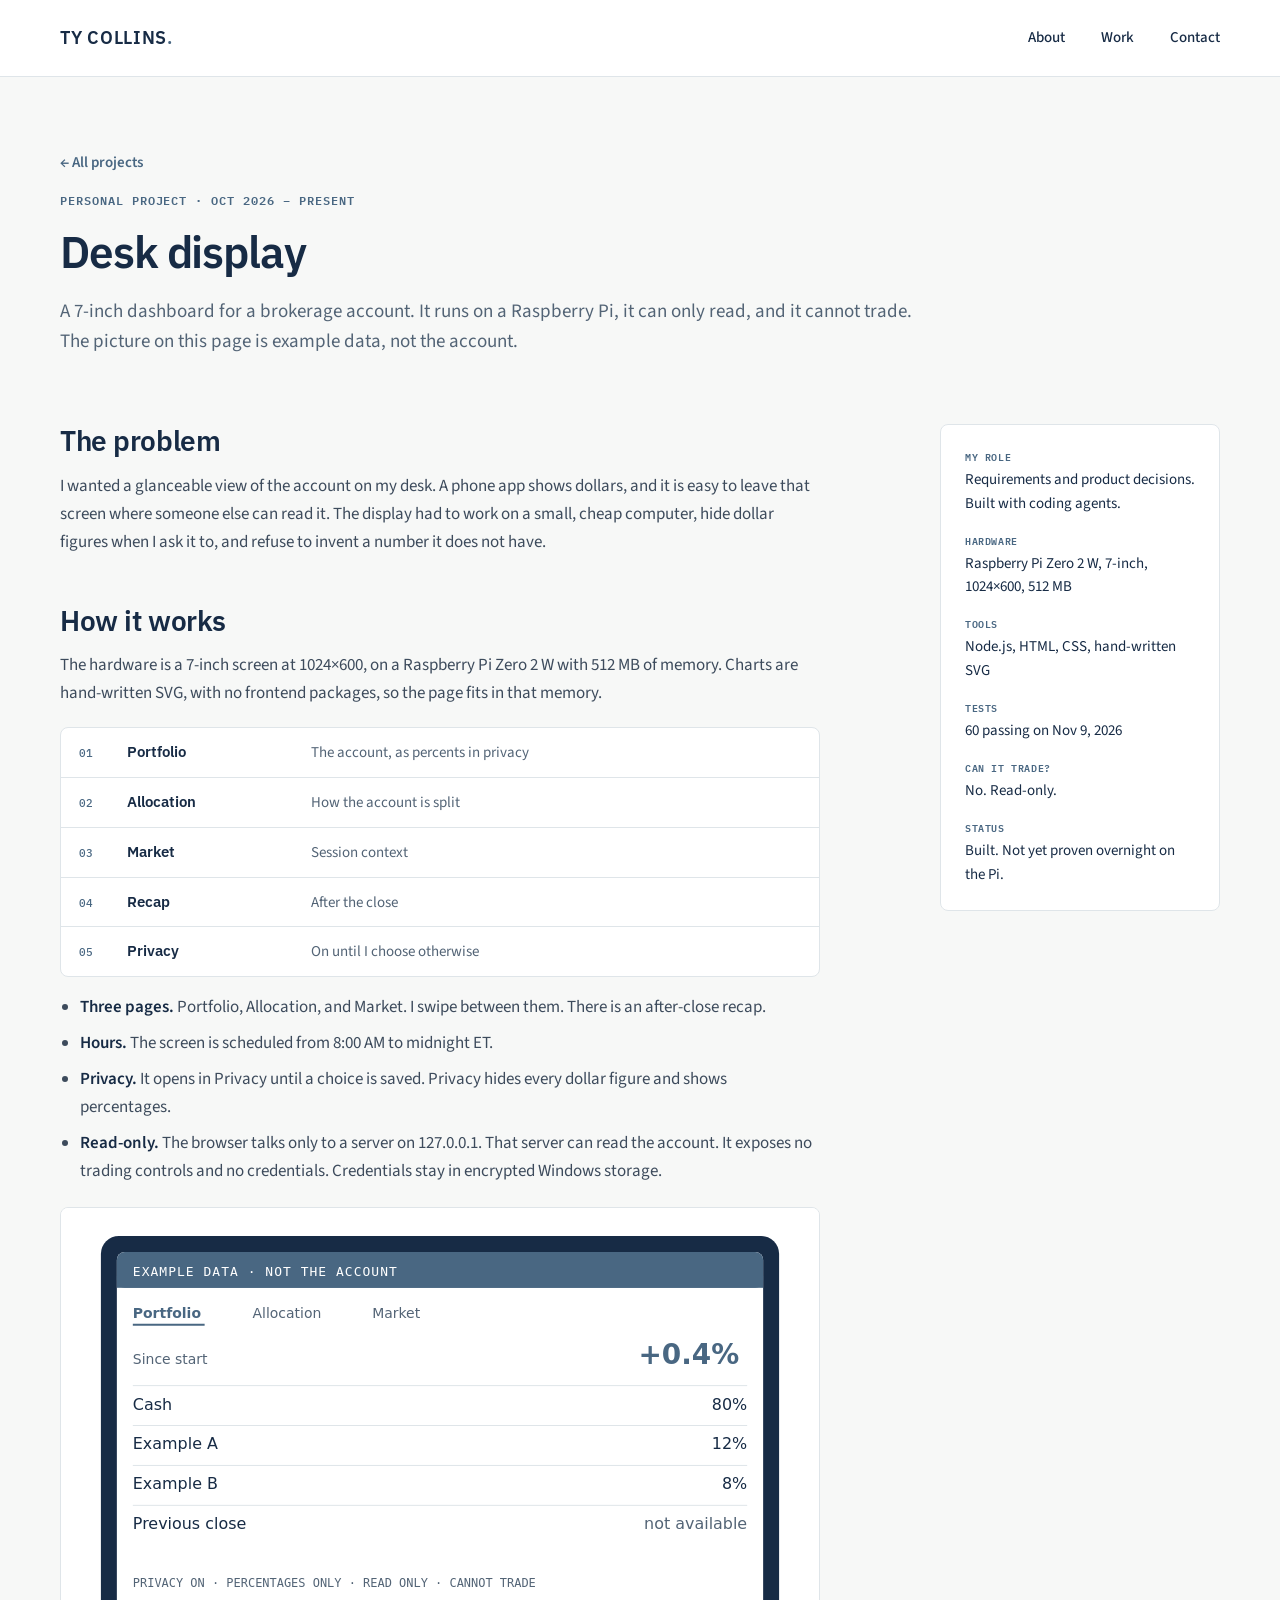
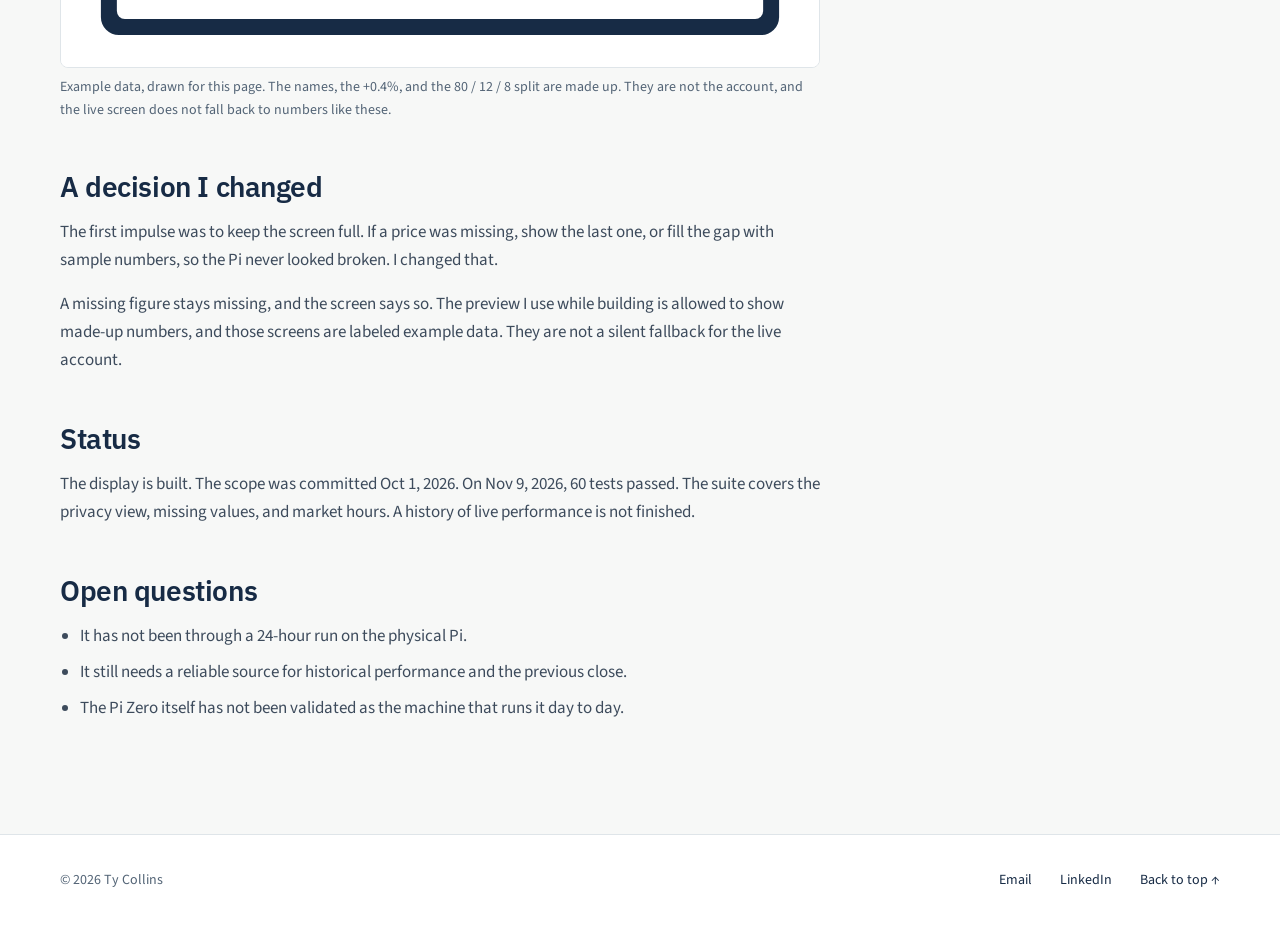
<file: projects/desk-display.html>
<!doctype html>
<html lang="en">
<head>
<meta charset="utf-8">
<meta name="viewport" content="width=device-width, initial-scale=1">
<title>Desk display · Ty Collins</title>
<meta name="description" content="A 7-inch read-only portfolio display for a Raspberry Pi Zero 2 W. Privacy mode shows percentages only, and a missing number stays missing.">
<link rel="canonical" href="https://tylercollins.pages.dev/projects/desk-display">
<meta property="og:title" content="Desk display · Ty Collins">
<meta property="og:description" content="A read-only Raspberry Pi dashboard for one brokerage account. 60 tests. No trading from the screen.">
<meta property="og:type" content="website">
<meta property="og:url" content="https://tylercollins.pages.dev/projects/desk-display">
<meta property="og:image" content="https://tylercollins.pages.dev/assets/og.png">
<meta property="og:image:width" content="1200">
<meta property="og:image:height" content="630">
<meta property="og:image:alt" content="Ty Collins · AI and analytics engineering">
<meta name="twitter:card" content="summary_large_image">
<meta name="twitter:title" content="Desk display · Ty Collins">
<meta name="twitter:description" content="A read-only Raspberry Pi dashboard for one brokerage account. 60 tests. No trading from the screen.">
<meta name="twitter:image" content="https://tylercollins.pages.dev/assets/og.png">
<link rel="icon" href="/favicon.ico" sizes="32x32">
<link rel="icon" href="/favicon.svg" type="image/svg+xml">
<link rel="apple-touch-icon" href="/apple-touch-icon.png" sizes="180x180">
<link rel="preconnect" href="https://fonts.googleapis.com">
<link rel="preconnect" href="https://fonts.gstatic.com" crossorigin>
<link rel="stylesheet" href="https://fonts.googleapis.com/css2?family=IBM+Plex+Mono:wght@400;500;600&family=IBM+Plex+Sans:wght@400;500;600&family=Source+Sans+3:wght@400;500;600&display=swap">
<link rel="stylesheet" href="../assets/style.css">
<script type="application/ld+json">
{
  "@context": "https://schema.org",
  "@type": "Article",
  "headline": "Desk display",
  "description": "A 7-inch read-only portfolio display for a Raspberry Pi Zero 2 W. Privacy mode shows percentages only, and a missing number stays missing.",
  "author": {
    "@type": "Person",
    "@id": "https://tylercollins.pages.dev/#person",
    "name": "Ty Collins",
    "alternateName": "Tyler Collins",
    "url": "https://tylercollins.pages.dev/"
  },
  "url": "https://tylercollins.pages.dev/projects/desk-display",
  "dateModified": "2026-11-09"
}
</script>
</head>
<body id="top">
<a class="skip" href="#content">Skip to content</a>
<header class="site-header"><div class="nav-shell"><a class="wordmark" href="../" aria-label="Ty Collins home">TY COLLINS<span>.</span></a><nav class="nav-links" aria-label="Primary"><a href="../#about">About</a><a href="../#work">Work</a><a href="../#contact">Contact</a></nav></div></header>

<main id="content" class="wrap">
  <div class="case-head">
    <p><a class="back" href="../#work">← All projects</a></p>
    <p class="eyebrow">Personal project · Oct 2026 – present</p>
    <h1>Desk display</h1>
    <p class="lede">A 7-inch dashboard for a brokerage account. It runs on a Raspberry Pi, it can only read, and it cannot trade. The picture on this page is example data, not the account.</p>
  </div>

  <div class="layout">
    <article class="prose">
      <h2>The problem</h2>
      <p>I wanted a glanceable view of the account on my desk. A phone app shows dollars, and it is easy to leave that screen where someone else can read it. The display had to work on a small, cheap computer, hide dollar figures when I ask it to, and refuse to invent a number it does not have.</p>

      <h2>How it works</h2>
      <p>The hardware is a 7-inch screen at 1024×600, on a Raspberry Pi Zero 2 W with 512 MB of memory. Charts are hand-written SVG, with no frontend packages, so the page fits in that memory.</p>
      <ol class="flow" aria-label="What the screen shows">
        <li><b>Portfolio</b><span>The account, as percents in privacy</span></li>
        <li><b>Allocation</b><span>How the account is split</span></li>
        <li><b>Market</b><span>Session context</span></li>
        <li><b>Recap</b><span>After the close</span></li>
        <li><b>Privacy</b><span>On until I choose otherwise</span></li>
      </ol>
      <ul>
        <li><b>Three pages.</b> Portfolio, Allocation, and Market. I swipe between them. There is an after-close recap.</li>
        <li><b>Hours.</b> The screen is scheduled from 8:00 AM to midnight ET.</li>
        <li><b>Privacy.</b> It opens in Privacy until a choice is saved. Privacy hides every dollar figure and shows percentages.</li>
        <li><b>Read-only.</b> The browser talks only to a server on 127.0.0.1. That server can read the account. It exposes no trading controls and no credentials. Credentials stay in encrypted Windows storage.</li>
      </ul>
      <figure class="chart">
        <img src="../assets/desk-example.svg" width="760" height="460" alt="A schematic of the desk display labeled example data. It shows a fake since-start change of +0.4 percent, cash at 80 percent, two example slices at 12 and 8 percent, and a previous close marked not available.">
        <figcaption>Example data, drawn for this page. The names, the +0.4%, and the 80 / 12 / 8 split are made up. They are not the account, and the live screen does not fall back to numbers like these.</figcaption>
      </figure>

      <h2>A decision I changed</h2>
      <p>The first impulse was to keep the screen full. If a price was missing, show the last one, or fill the gap with sample numbers, so the Pi never looked broken. I changed that.</p>
      <p>A missing figure stays missing, and the screen says so. The preview I use while building is allowed to show made-up numbers, and those screens are labeled example data. They are not a silent fallback for the live account.</p>

      <h2>Status</h2>
      <p>The display is built. The scope was committed Oct 1, 2026. On Nov 9, 2026, 60 tests passed. The suite covers the privacy view, missing values, and market hours. A history of live performance is not finished.</p>

      <h2>Open questions</h2>
      <ul>
        <li>It has not been through a 24-hour run on the physical Pi.</li>
        <li>It still needs a reliable source for historical performance and the previous close.</li>
        <li>The Pi Zero itself has not been validated as the machine that runs it day to day.</li>
      </ul>
    </article>

    <aside>
      <dl class="facts">
        <dt>My role</dt><dd>Requirements and product decisions. Built with coding agents.</dd>
        <dt>Hardware</dt><dd>Raspberry Pi Zero 2 W, 7-inch, 1024×600, 512 MB</dd>
        <dt>Tools</dt><dd>Node.js, HTML, CSS, hand-written SVG</dd>
        <dt>Tests</dt><dd>60 passing on Nov 9, 2026</dd>
        <dt>Can it trade?</dt><dd>No. Read-only.</dd>
        <dt>Status</dt><dd>Built. Not yet proven overnight on the Pi.</dd>
      </dl>
    </aside>
  </div>
</main>

<footer><div class="content-shell footer-grid"><p>© 2026 Ty Collins</p><div><a href="mailto:Tylerdcollins10@gmail.com">Email</a><a href="https://www.linkedin.com/in/Tyler-Collins10" rel="noopener">LinkedIn</a><a href="#top">Back to top ↑</a></div></div></footer>
</body>
</html>
</file>
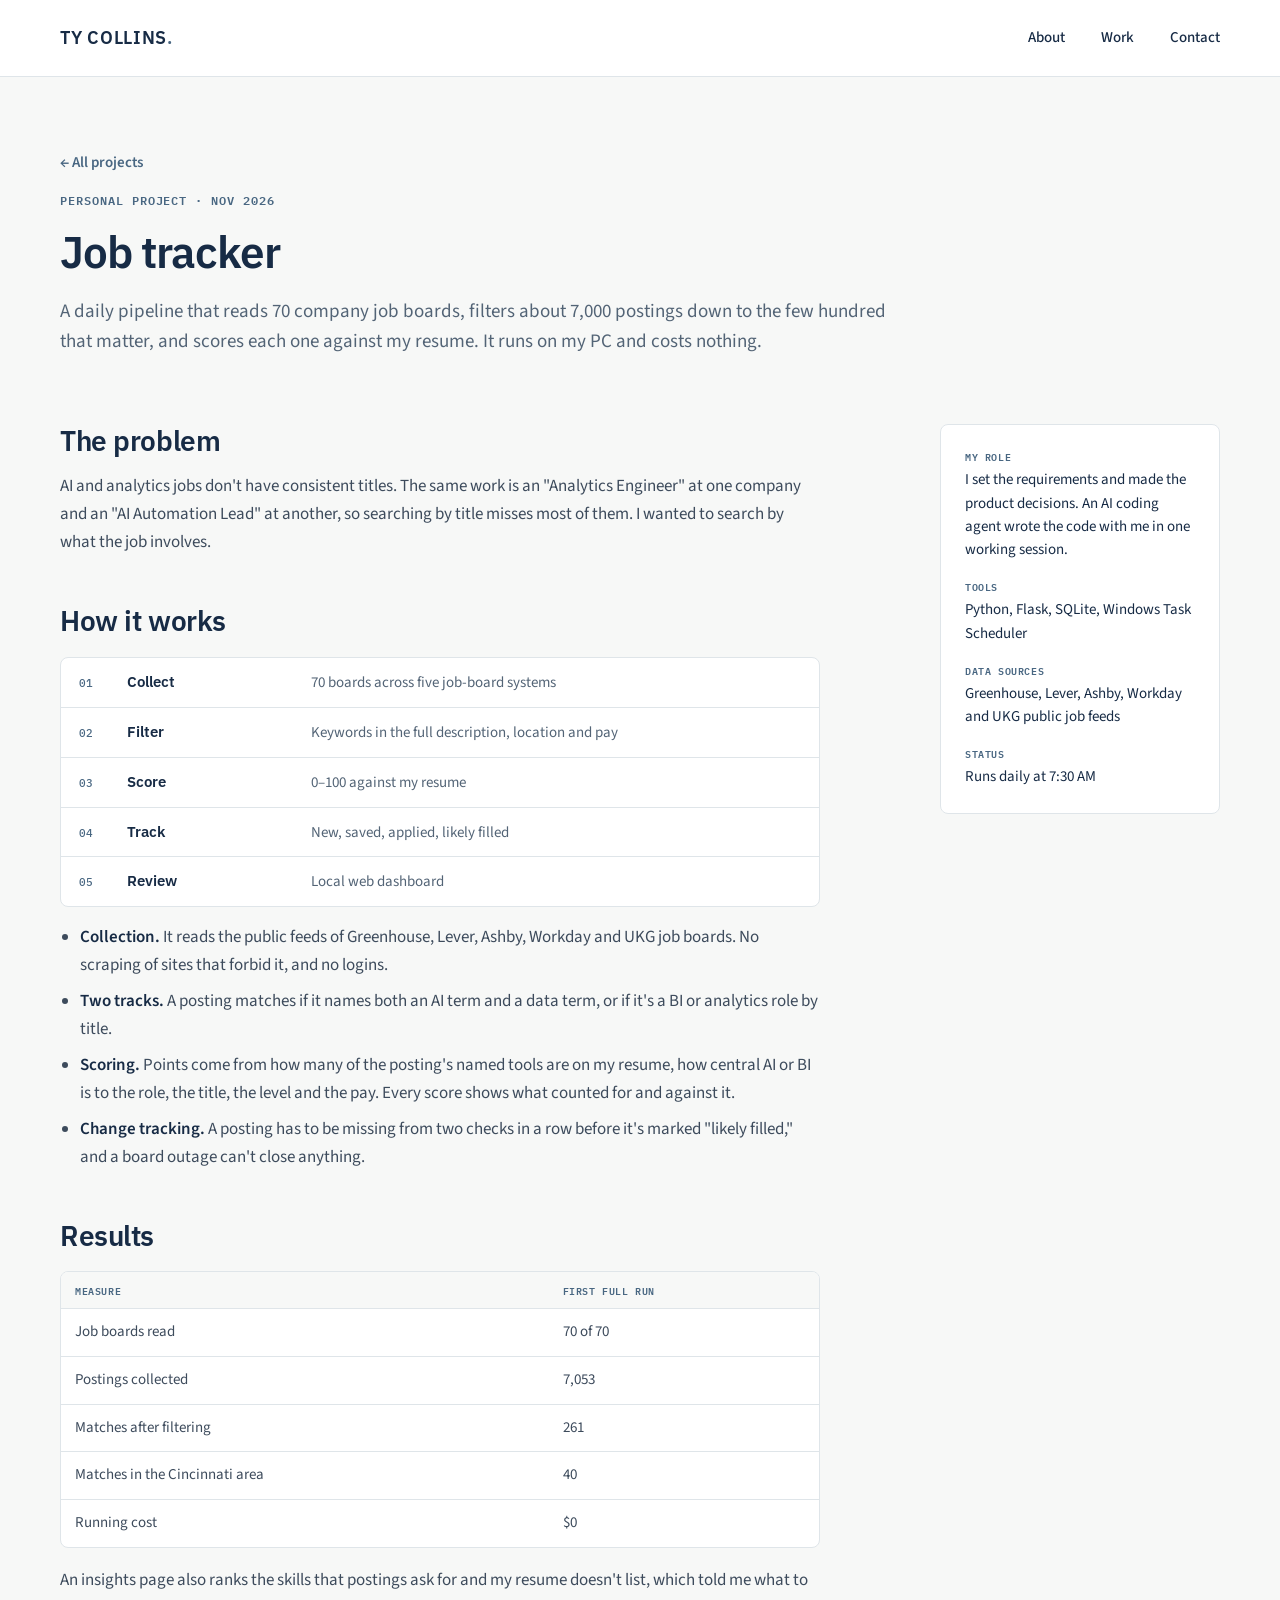
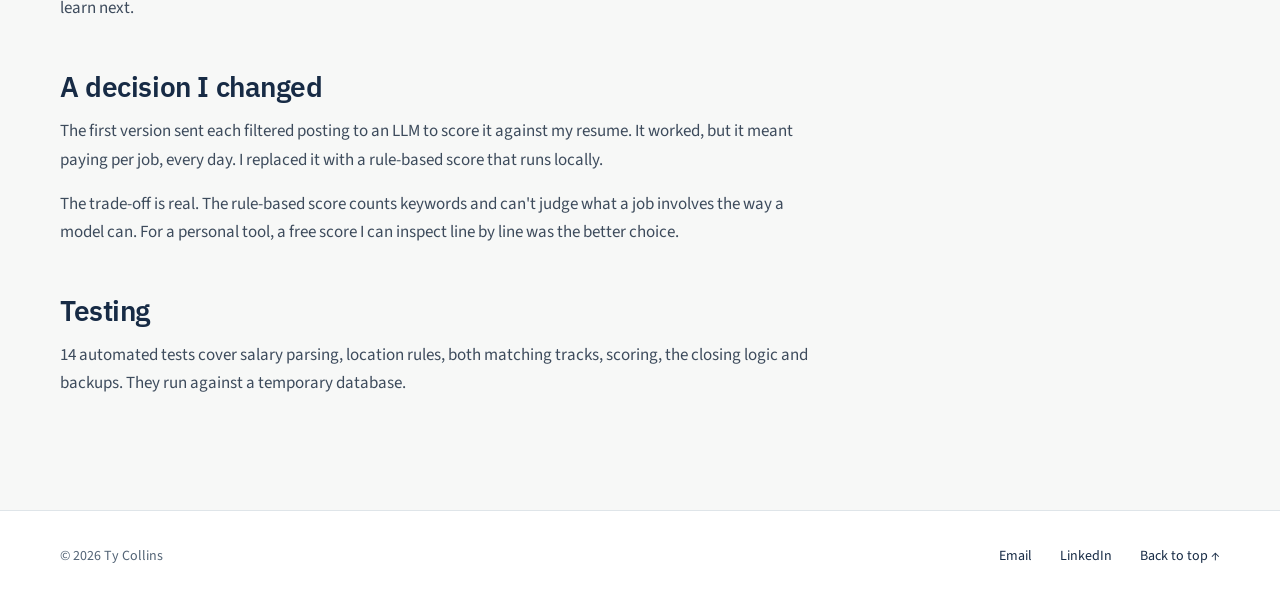
<file: projects/job-tracker.html>
<!doctype html>
<html lang="en">
<head>
<meta charset="utf-8">
<meta name="viewport" content="width=device-width, initial-scale=1">
<title>Job tracker · Ty Collins</title>
<meta name="description" content="A daily pipeline that reads 70 company job boards, filters about 7,000 postings and scores each match against a resume.">
<link rel="canonical" href="https://tylercollins.pages.dev/projects/job-tracker">
<meta property="og:title" content="Job tracker · Ty Collins">
<meta property="og:description" content="A daily pipeline that reads 70 company job boards, filters about 7,000 postings and scores each match against a resume.">
<meta property="og:type" content="website">
<meta property="og:url" content="https://tylercollins.pages.dev/projects/job-tracker">
<meta property="og:image" content="https://tylercollins.pages.dev/assets/og.png">
<meta property="og:image:width" content="1200">
<meta property="og:image:height" content="630">
<meta property="og:image:alt" content="Ty Collins · AI and analytics engineering">
<meta name="twitter:card" content="summary_large_image">
<meta name="twitter:title" content="Job tracker · Ty Collins">
<meta name="twitter:description" content="A daily pipeline that reads 70 company job boards, filters about 7,000 postings and scores each match against a resume.">
<meta name="twitter:image" content="https://tylercollins.pages.dev/assets/og.png">
<link rel="icon" href="/favicon.ico" sizes="32x32">
<link rel="icon" href="/favicon.svg" type="image/svg+xml">
<link rel="apple-touch-icon" href="/apple-touch-icon.png" sizes="180x180">
<link rel="preconnect" href="https://fonts.googleapis.com">
<link rel="preconnect" href="https://fonts.gstatic.com" crossorigin>
<link rel="stylesheet" href="https://fonts.googleapis.com/css2?family=IBM+Plex+Mono:wght@400;500;600&family=IBM+Plex+Sans:wght@400;500;600&family=Source+Sans+3:wght@400;500;600&display=swap">
<link rel="stylesheet" href="../assets/style.css">
<script type="application/ld+json">
{
  "@context": "https://schema.org",
  "@type": "Article",
  "headline": "Job tracker",
  "description": "A daily pipeline that reads 70 company job boards, filters about 7,000 postings and scores each match against a resume.",
  "author": {
    "@type": "Person",
    "@id": "https://tylercollins.pages.dev/#person",
    "name": "Ty Collins",
    "alternateName": "Tyler Collins",
    "url": "https://tylercollins.pages.dev/"
  },
  "url": "https://tylercollins.pages.dev/projects/job-tracker",
  "dateModified": "2026-11-09"
}
</script>
</head>
<body id="top">
<a class="skip" href="#content">Skip to content</a>
<header class="site-header"><div class="nav-shell"><a class="wordmark" href="../" aria-label="Ty Collins home">TY COLLINS<span>.</span></a><nav class="nav-links" aria-label="Primary"><a href="../#about">About</a><a href="../#work">Work</a><a href="../#contact">Contact</a></nav></div></header>

<main id="content" class="wrap">
  <div class="case-head">
    <p><a class="back" href="../#work">← All projects</a></p>
    <p class="eyebrow">Personal project · Nov 2026</p>
    <h1>Job tracker</h1>
    <p class="lede">A daily pipeline that reads 70 company job boards, filters about 7,000 postings down to the few hundred that matter, and scores each one against my resume. It runs on my PC and costs nothing.</p>
  </div>

  <div class="layout">
    <article class="prose">
      <h2>The problem</h2>
      <p>AI and analytics jobs don't have consistent titles. The same work is an "Analytics Engineer" at one company and an "AI Automation Lead" at another, so searching by title misses most of them. I wanted to search by what the job involves.</p>

      <h2>How it works</h2>
      <ol class="flow" aria-label="Pipeline steps">
        <li><b>Collect</b><span>70 boards across five job-board systems</span></li>
        <li><b>Filter</b><span>Keywords in the full description, location and pay</span></li>
        <li><b>Score</b><span>0–100 against my resume</span></li>
        <li><b>Track</b><span>New, saved, applied, likely filled</span></li>
        <li><b>Review</b><span>Local web dashboard</span></li>
      </ol>
      <ul>
        <li><b>Collection.</b> It reads the public feeds of Greenhouse, Lever, Ashby, Workday and UKG job boards. No scraping of sites that forbid it, and no logins.</li>
        <li><b>Two tracks.</b> A posting matches if it names both an AI term and a data term, or if it's a BI or analytics role by title.</li>
        <li><b>Scoring.</b> Points come from how many of the posting's named tools are on my resume, how central AI or BI is to the role, the title, the level and the pay. Every score shows what counted for and against it.</li>
        <li><b>Change tracking.</b> A posting has to be missing from two checks in a row before it's marked "likely filled," and a board outage can't close anything.</li>
      </ul>

      <h2>Results</h2>
      <div class="table-wrap">
        <table>
          <tr><th>Measure</th><th>First full run</th></tr>
          <tr><td>Job boards read</td><td>70 of 70</td></tr>
          <tr><td>Postings collected</td><td>7,053</td></tr>
          <tr><td>Matches after filtering</td><td>261</td></tr>
          <tr><td>Matches in the Cincinnati area</td><td>40</td></tr>
          <tr><td>Running cost</td><td>$0</td></tr>
        </table>
      </div>
      <p>An insights page also ranks the skills that postings ask for and my resume doesn't list, which told me what to learn next.</p>

      <h2>A decision I changed</h2>
      <p>The first version sent each filtered posting to an LLM to score it against my resume. It worked, but it meant paying per job, every day. I replaced it with a rule-based score that runs locally.</p>
      <p>The trade-off is real. The rule-based score counts keywords and can't judge what a job involves the way a model can. For a personal tool, a free score I can inspect line by line was the better choice.</p>

      <h2>Testing</h2>
      <p>14 automated tests cover salary parsing, location rules, both matching tracks, scoring, the closing logic and backups. They run against a temporary database.</p>
    </article>

    <aside>
      <dl class="facts">
        <dt>My role</dt><dd>I set the requirements and made the product decisions. An AI coding agent wrote the code with me in one working session.</dd>
        <dt>Tools</dt><dd>Python, Flask, SQLite, Windows Task Scheduler</dd>
        <dt>Data sources</dt><dd>Greenhouse, Lever, Ashby, Workday and UKG public job feeds</dd>
        <dt>Status</dt><dd>Runs daily at 7:30 AM</dd>
      </dl>
    </aside>
  </div>
</main>

<footer><div class="content-shell footer-grid"><p>© 2026 Ty Collins</p><div><a href="mailto:Tylerdcollins10@gmail.com">Email</a><a href="https://www.linkedin.com/in/Tyler-Collins10" rel="noopener">LinkedIn</a><a href="#top">Back to top ↑</a></div></div></footer>
</body>
</html>
</file>
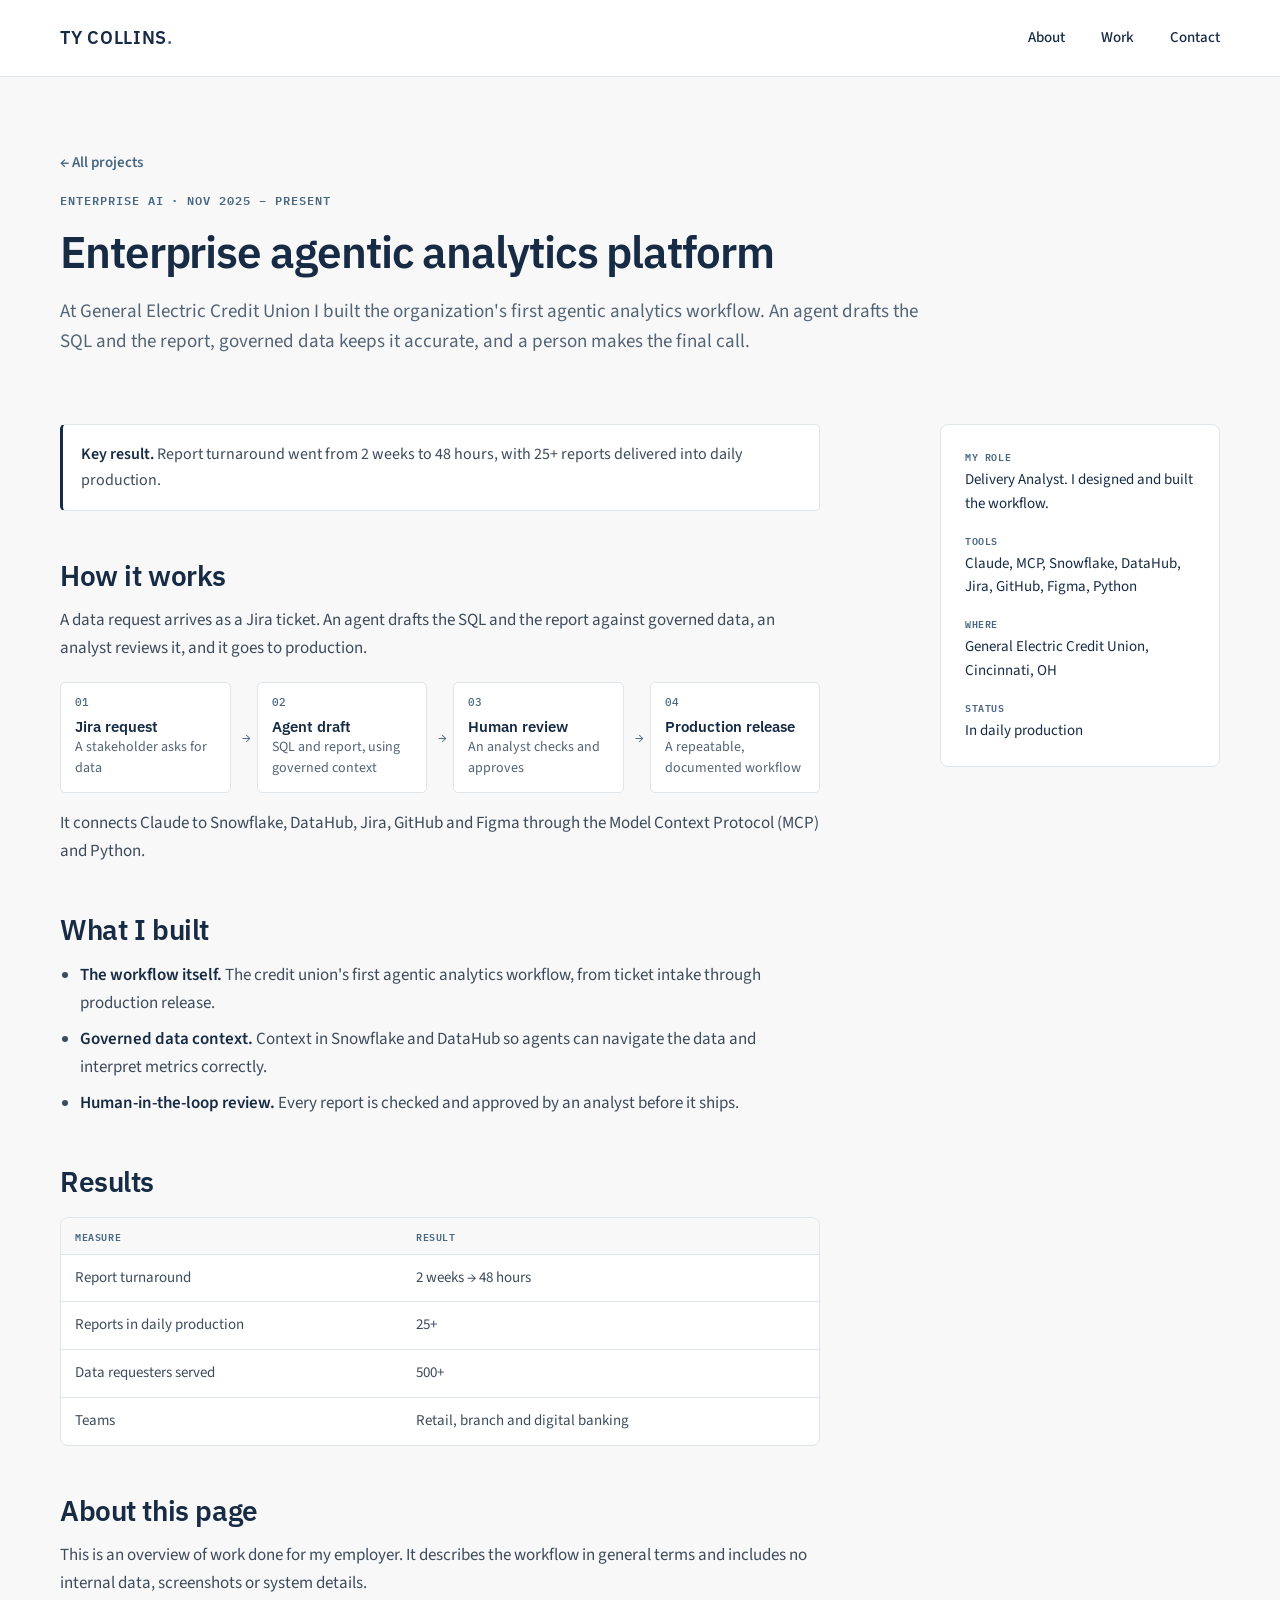
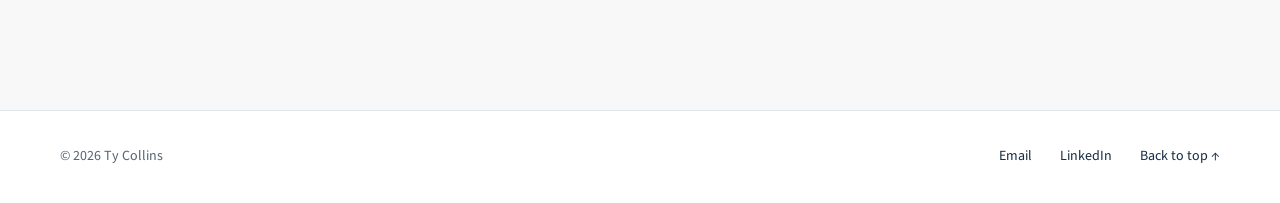
<file: projects/reporting-pipeline.html>
<!doctype html>
<html lang="en">
<head>
<meta charset="utf-8">
<meta name="viewport" content="width=device-width, initial-scale=1">
<title>Enterprise agentic analytics platform · Ty Collins</title>
<meta name="description" content="An agent-driven reporting workflow at a credit union: Jira request, agent draft on governed data, human review, production release.">
<link rel="canonical" href="https://tylercollins.pages.dev/projects/reporting-pipeline">
<meta property="og:title" content="Enterprise agentic analytics platform · Ty Collins">
<meta property="og:description" content="An agent-driven reporting workflow at a credit union: Jira request, agent draft on governed data, human review, production release.">
<meta property="og:type" content="website">
<meta property="og:url" content="https://tylercollins.pages.dev/projects/reporting-pipeline">
<meta property="og:image" content="https://tylercollins.pages.dev/assets/og.png">
<link rel="icon" href="/favicon.ico" sizes="32x32">
<link rel="icon" href="/favicon.svg" type="image/svg+xml">
<link rel="apple-touch-icon" href="/apple-touch-icon.png" sizes="180x180">
<link rel="preconnect" href="https://fonts.googleapis.com">
<link rel="preconnect" href="https://fonts.gstatic.com" crossorigin>
<link rel="stylesheet" href="https://fonts.googleapis.com/css2?family=IBM+Plex+Mono:wght@400;500;600&family=IBM+Plex+Sans:wght@400;500;600&family=Source+Sans+3:wght@400;500;600&display=swap">
<link rel="stylesheet" href="../assets/style.css">
<script type="application/ld+json">
{
  "@context": "https://schema.org",
  "@type": "Article",
  "headline": "Enterprise agentic analytics platform",
  "description": "An agent-driven reporting workflow at a credit union: Jira request, agent draft on governed data, human review, production release.",
  "author": {
    "@type": "Person",
    "@id": "https://tylercollins.pages.dev/#person",
    "name": "Ty Collins",
    "alternateName": "Tyler Collins",
    "url": "https://tylercollins.pages.dev/"
  },
  "url": "https://tylercollins.pages.dev/projects/reporting-pipeline",
  "dateModified": "2026-11-09"
}
</script>
</head>
<body id="top">
<a class="skip" href="#content">Skip to content</a>
<header class="site-header"><div class="nav-shell"><a class="wordmark" href="../" aria-label="Ty Collins home">TY COLLINS<span>.</span></a><nav class="nav-links" aria-label="Primary"><a href="../#about">About</a><a href="../#work">Work</a><a href="../#contact">Contact</a></nav></div></header>

<main id="content" class="wrap">
  <div class="case-head">
    <p><a class="back" href="../#work">← All projects</a></p>
    <p class="eyebrow">Enterprise AI · Nov 2025 – present</p>
    <h1>Enterprise agentic analytics platform</h1>
    <p class="lede">At General Electric Credit Union I built the organization's first agentic analytics workflow. An agent drafts the SQL and the report, governed data keeps it accurate, and a person makes the final call.</p>
  </div>

  <div class="layout">
    <article class="prose">
      <p class="note"><b>Key result.</b> Report turnaround went from 2 weeks to 48 hours, with 25+ reports delivered into daily production.</p>

      <h2>How it works</h2>
      <p>A data request arrives as a Jira ticket. An agent drafts the SQL and the report against governed data, an analyst reviews it, and it goes to production.</p>
      <ol class="flow wide" aria-label="Pipeline steps">
        <li><b>Jira request</b><span>A stakeholder asks for data</span></li>
        <li><b>Agent draft</b><span>SQL and report, using governed context</span></li>
        <li><b>Human review</b><span>An analyst checks and approves</span></li>
        <li><b>Production release</b><span>A repeatable, documented workflow</span></li>
      </ol>
      <p>It connects Claude to Snowflake, DataHub, Jira, GitHub and Figma through the Model Context Protocol (MCP) and Python.</p>

      <h2>What I built</h2>
      <ul>
        <li><b>The workflow itself.</b> The credit union's first agentic analytics workflow, from ticket intake through production release.</li>
        <li><b>Governed data context.</b> Context in Snowflake and DataHub so agents can navigate the data and interpret metrics correctly.</li>
        <li><b>Human-in-the-loop review.</b> Every report is checked and approved by an analyst before it ships.</li>
      </ul>

      <h2>Results</h2>
      <div class="table-wrap">
        <table>
          <tr><th>Measure</th><th>Result</th></tr>
          <tr><td>Report turnaround</td><td>2 weeks → 48 hours</td></tr>
          <tr><td>Reports in daily production</td><td>25+</td></tr>
          <tr><td>Data requesters served</td><td>500+</td></tr>
          <tr><td>Teams</td><td>Retail, branch and digital banking</td></tr>
        </table>
      </div>

      <h2>About this page</h2>
      <p>This is an overview of work done for my employer. It describes the workflow in general terms and includes no internal data, screenshots or system details.</p>
    </article>

    <aside>
      <dl class="facts">
        <dt>My role</dt><dd>Delivery Analyst. I designed and built the workflow.</dd>
        <dt>Tools</dt><dd>Claude, MCP, Snowflake, DataHub, Jira, GitHub, Figma, Python</dd>
        <dt>Where</dt><dd>General Electric Credit Union, Cincinnati, OH</dd>
        <dt>Status</dt><dd>In daily production</dd>
      </dl>
    </aside>
  </div>
</main>

<footer><div class="content-shell footer-grid"><p>© 2026 Ty Collins</p><div><a href="mailto:Tylerdcollins10@gmail.com">Email</a><a href="https://www.linkedin.com/in/Tyler-Collins10" rel="noopener">LinkedIn</a><a href="#top">Back to top ↑</a></div></div></footer>
</body>
</html>
</file>
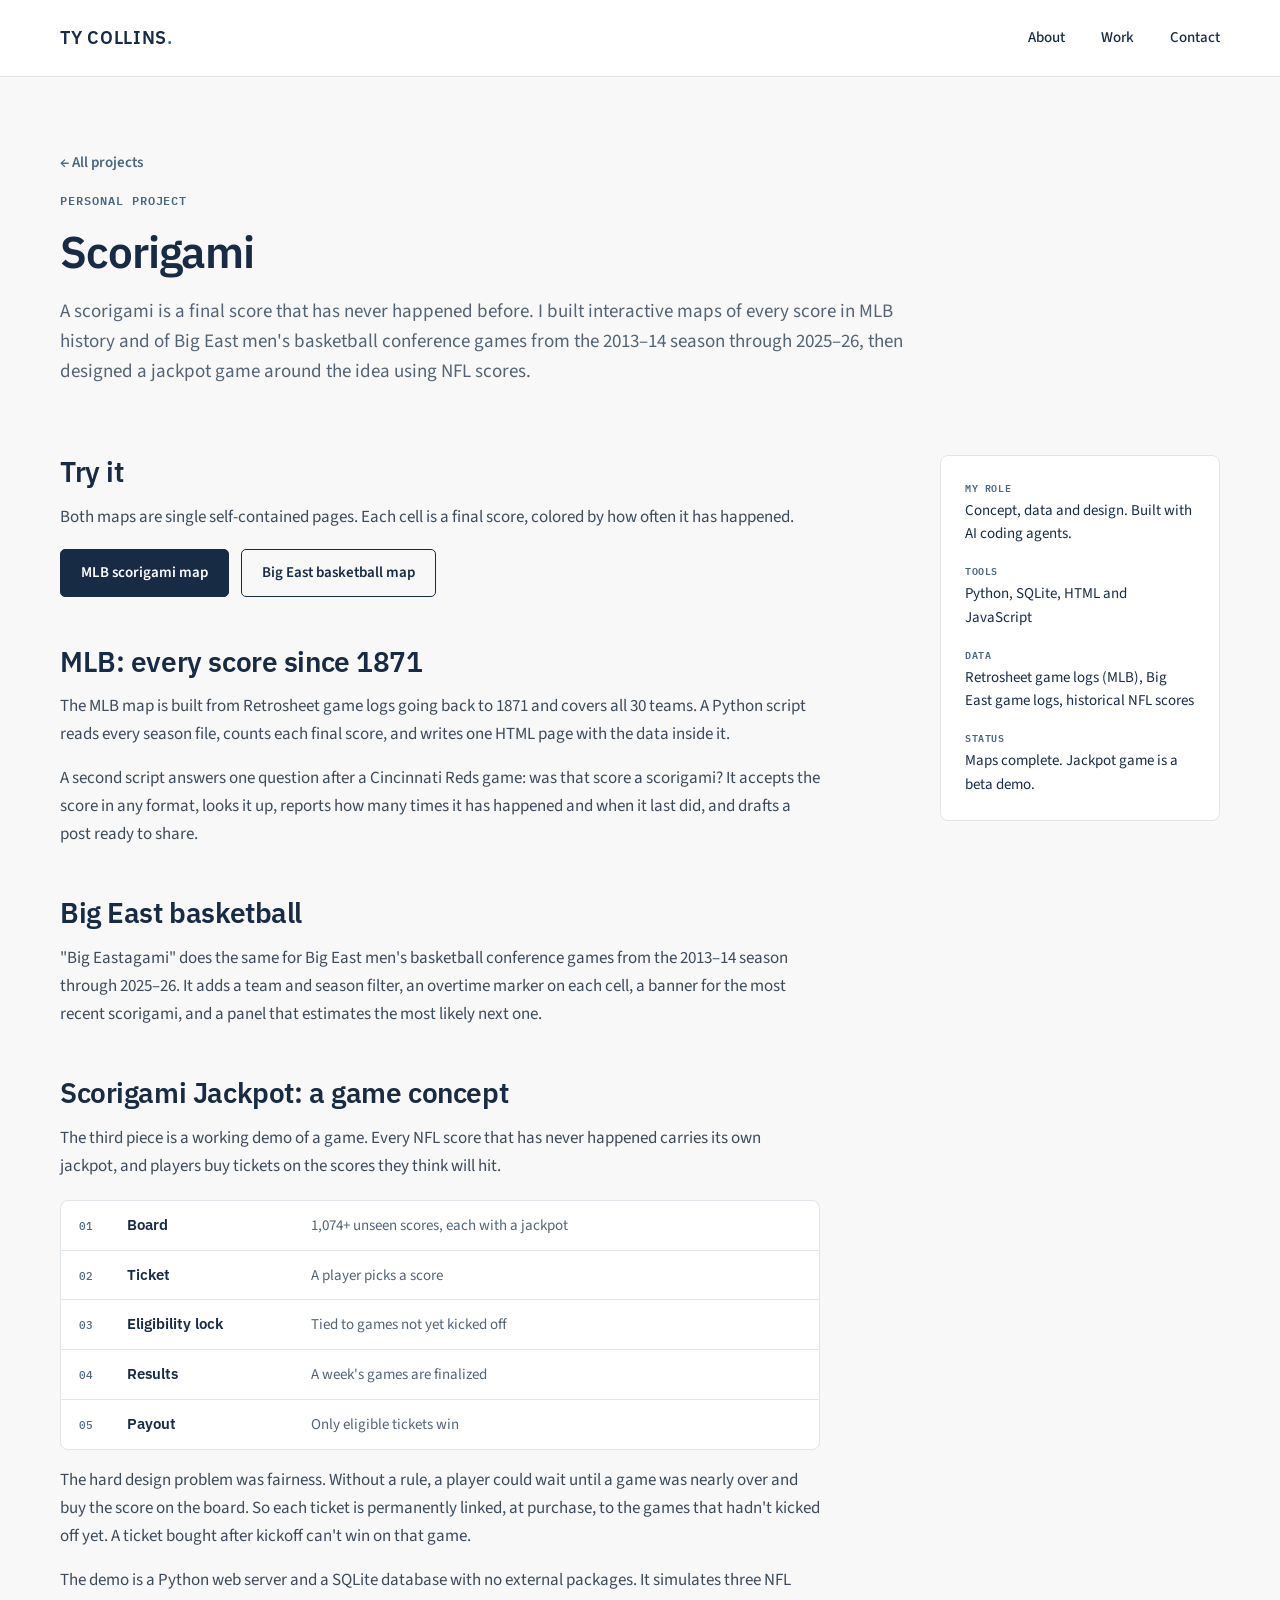
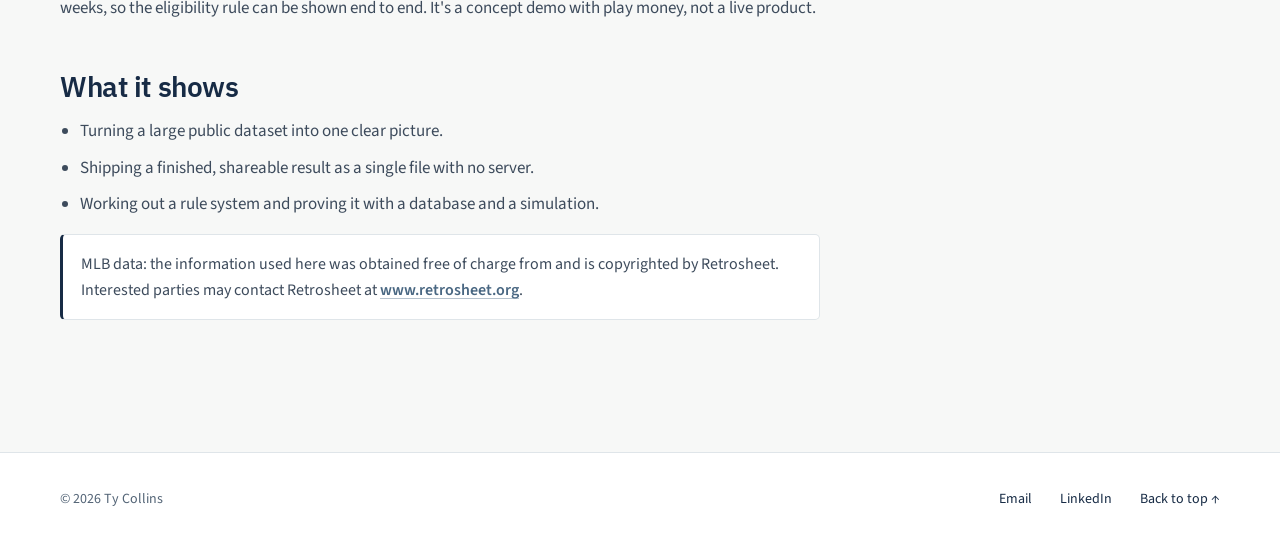
<file: projects/scorigami.html>
<!doctype html>
<html lang="en">
<head>
<meta charset="utf-8">
<meta name="viewport" content="width=device-width, initial-scale=1">
<title>Scorigami · Ty Collins</title>
<meta name="description" content="Interactive maps of every final score in MLB history and of Big East men's basketball conference games from the 2013–14 season through 2025–26, plus a jackpot game concept built on NFL scores.">
<link rel="canonical" href="https://tylercollins.pages.dev/projects/scorigami">
<meta property="og:title" content="Scorigami · Ty Collins">
<meta property="og:description" content="Interactive maps of every final score in MLB history and of Big East men's basketball conference games from the 2013–14 season through 2025–26, plus a jackpot game concept built on NFL scores.">
<meta property="og:type" content="website">
<meta property="og:url" content="https://tylercollins.pages.dev/projects/scorigami">
<meta property="og:image" content="https://tylercollins.pages.dev/assets/og.png">
<meta property="og:image:width" content="1200">
<meta property="og:image:height" content="630">
<meta property="og:image:alt" content="Ty Collins · AI and analytics engineering">
<meta name="twitter:card" content="summary_large_image">
<meta name="twitter:title" content="Scorigami · Ty Collins">
<meta name="twitter:description" content="Interactive maps of every final score in MLB history and of Big East men's basketball conference games from the 2013–14 season through 2025–26, plus a jackpot game concept built on NFL scores.">
<meta name="twitter:image" content="https://tylercollins.pages.dev/assets/og.png">
<link rel="icon" href="/favicon.ico" sizes="32x32">
<link rel="icon" href="/favicon.svg" type="image/svg+xml">
<link rel="apple-touch-icon" href="/apple-touch-icon.png" sizes="180x180">
<link rel="preconnect" href="https://fonts.googleapis.com">
<link rel="preconnect" href="https://fonts.gstatic.com" crossorigin>
<link rel="stylesheet" href="https://fonts.googleapis.com/css2?family=IBM+Plex+Mono:wght@400;500;600&family=IBM+Plex+Sans:wght@400;500;600&family=Source+Sans+3:wght@400;500;600&display=swap">
<link rel="stylesheet" href="../assets/style.css">
<script type="application/ld+json">
{
  "@context": "https://schema.org",
  "@type": "Article",
  "headline": "Scorigami",
  "description": "Interactive maps of every final score in MLB history and of Big East men's basketball conference games from the 2013–14 season through 2025–26, plus a jackpot game concept built on NFL scores.",
  "author": {
    "@type": "Person",
    "@id": "https://tylercollins.pages.dev/#person",
    "name": "Ty Collins",
    "alternateName": "Tyler Collins",
    "url": "https://tylercollins.pages.dev/"
  },
  "url": "https://tylercollins.pages.dev/projects/scorigami",
  "dateModified": "2026-11-09"
}
</script>
</head>
<body id="top">
<a class="skip" href="#content">Skip to content</a>
<header class="site-header"><div class="nav-shell"><a class="wordmark" href="../" aria-label="Ty Collins home">TY COLLINS<span>.</span></a><nav class="nav-links" aria-label="Primary"><a href="../#about">About</a><a href="../#work">Work</a><a href="../#contact">Contact</a></nav></div></header>

<main id="content" class="wrap">
  <div class="case-head">
    <p><a class="back" href="../#work">← All projects</a></p>
    <p class="eyebrow">Personal project</p>
    <h1>Scorigami</h1>
    <p class="lede">A scorigami is a final score that has never happened before. I built interactive maps of every score in MLB history and of Big East men's basketball conference games from the 2013–14 season through 2025–26, then designed a jackpot game around the idea using NFL scores.</p>
  </div>

  <div class="layout">
    <article class="prose">
      <h2>Try it</h2>
      <p>Both maps are single self-contained pages. Each cell is a final score, colored by how often it has happened.</p>
      <div class="demo-links">
        <a class="btn primary" href="../demos/mlb-scorigami.html">MLB scorigami map</a>
        <a class="btn" href="../demos/big-eastagami.html">Big East basketball map</a>
      </div>

      <h2>MLB: every score since 1871</h2>
      <p>The MLB map is built from Retrosheet game logs going back to 1871 and covers all 30 teams. A Python script reads every season file, counts each final score, and writes one HTML page with the data inside it.</p>
      <p>A second script answers one question after a Cincinnati Reds game: was that score a scorigami? It accepts the score in any format, looks it up, reports how many times it has happened and when it last did, and drafts a post ready to share.</p>

      <h2>Big East basketball</h2>
      <p>"Big Eastagami" does the same for Big East men's basketball conference games from the 2013–14 season through 2025–26. It adds a team and season filter, an overtime marker on each cell, a banner for the most recent scorigami, and a panel that estimates the most likely next one.</p>

      <h2>Scorigami Jackpot: a game concept</h2>
      <p>The third piece is a working demo of a game. Every NFL score that has never happened carries its own jackpot, and players buy tickets on the scores they think will hit.</p>
      <ol class="flow" aria-label="Game steps">
        <li><b>Board</b><span>1,074+ unseen scores, each with a jackpot</span></li>
        <li><b>Ticket</b><span>A player picks a score</span></li>
        <li><b>Eligibility lock</b><span>Tied to games not yet kicked off</span></li>
        <li><b>Results</b><span>A week's games are finalized</span></li>
        <li><b>Payout</b><span>Only eligible tickets win</span></li>
      </ol>
      <p>The hard design problem was fairness. Without a rule, a player could wait until a game was nearly over and buy the score on the board. So each ticket is permanently linked, at purchase, to the games that hadn't kicked off yet. A ticket bought after kickoff can't win on that game.</p>
      <p>The demo is a Python web server and a SQLite database with no external packages. It simulates three NFL weeks, so the eligibility rule can be shown end to end. It's a concept demo with play money, not a live product.</p>

      <h2>What it shows</h2>
      <ul>
        <li>Turning a large public dataset into one clear picture.</li>
        <li>Shipping a finished, shareable result as a single file with no server.</li>
        <li>Working out a rule system and proving it with a database and a simulation.</li>
      </ul>

      <p class="note">MLB data: the information used here was obtained free of charge from and is copyrighted by Retrosheet. Interested parties may contact Retrosheet at <a href="https://www.retrosheet.org" rel="noopener">www.retrosheet.org</a>.</p>
    </article>

    <aside>
      <dl class="facts">
        <dt>My role</dt><dd>Concept, data and design. Built with AI coding agents.</dd>
        <dt>Tools</dt><dd>Python, SQLite, HTML and JavaScript</dd>
        <dt>Data</dt><dd>Retrosheet game logs (MLB), Big East game logs, historical NFL scores</dd>
        <dt>Status</dt><dd>Maps complete. Jackpot game is a beta demo.</dd>
      </dl>
    </aside>
  </div>
</main>

<footer><div class="content-shell footer-grid"><p>© 2026 Ty Collins</p><div><a href="mailto:Tylerdcollins10@gmail.com">Email</a><a href="https://www.linkedin.com/in/Tyler-Collins10" rel="noopener">LinkedIn</a><a href="#top">Back to top ↑</a></div></div></footer>
</body>
</html>
</file>
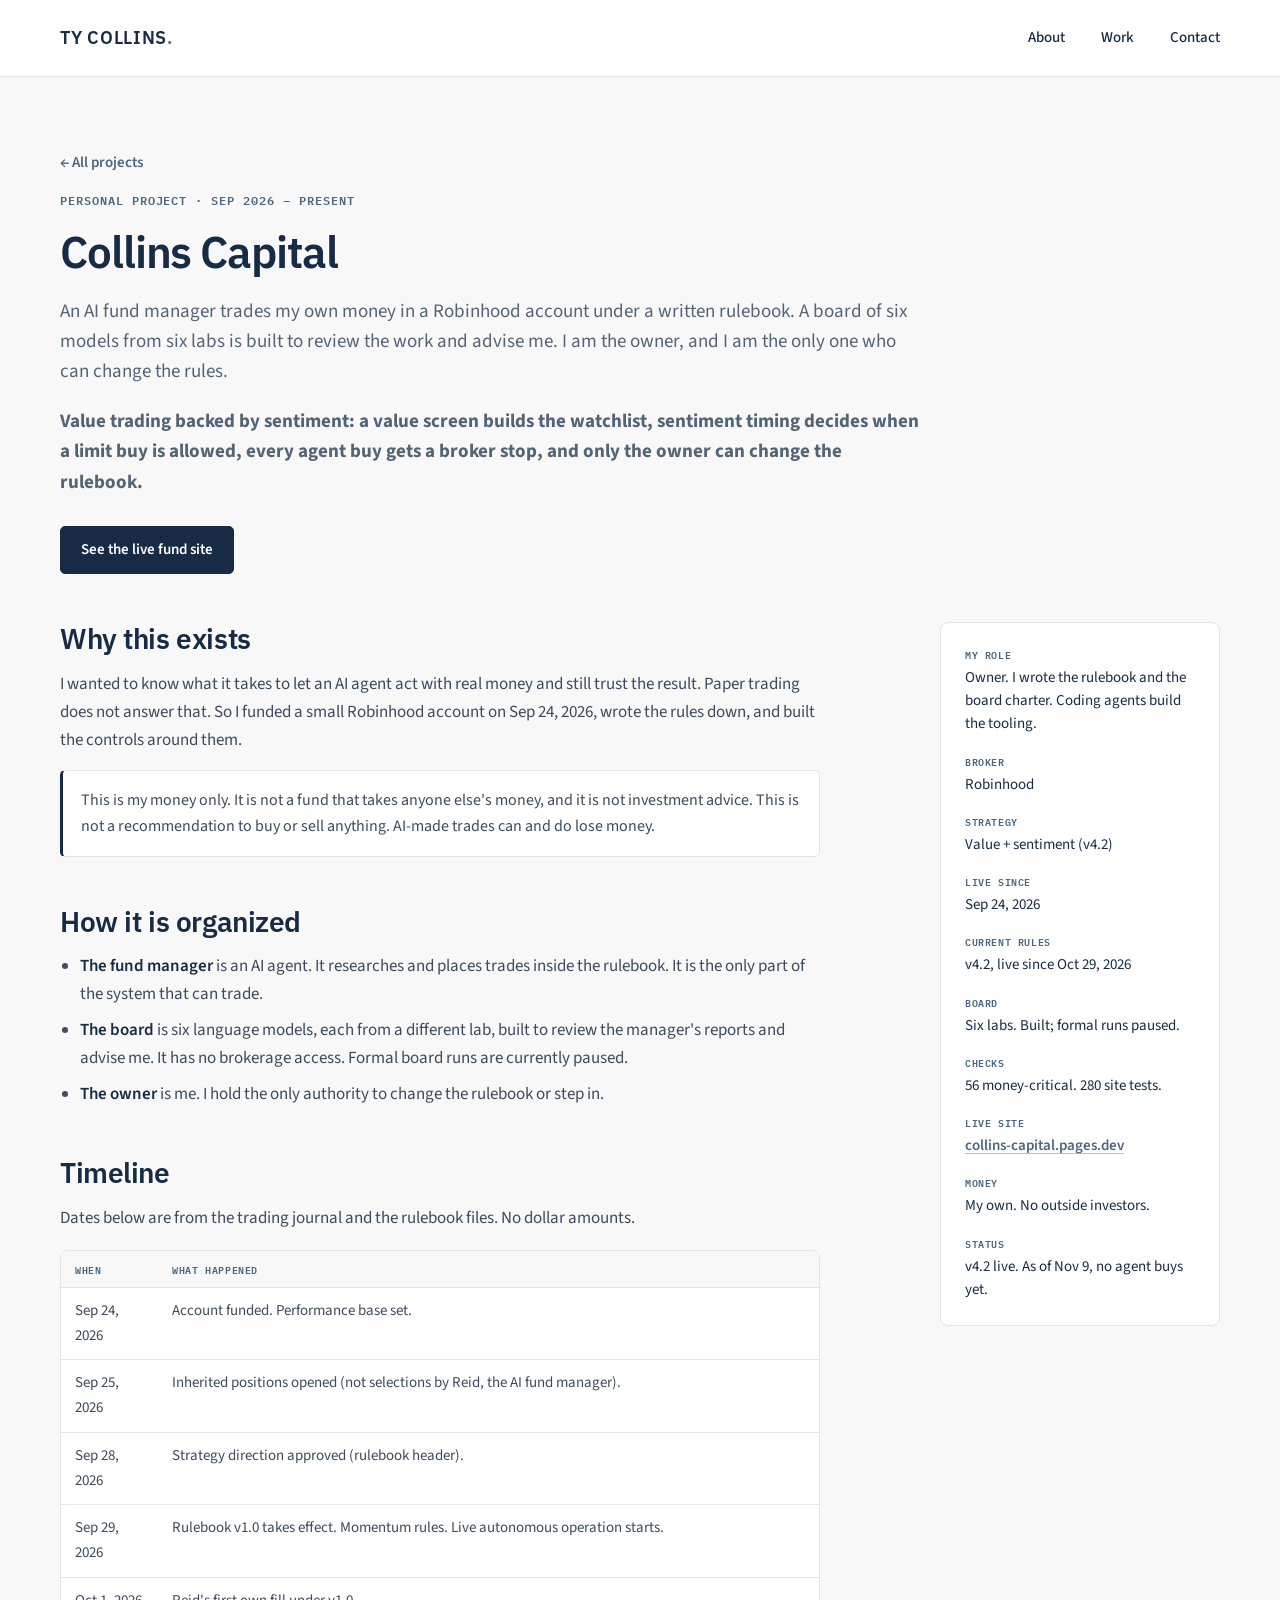
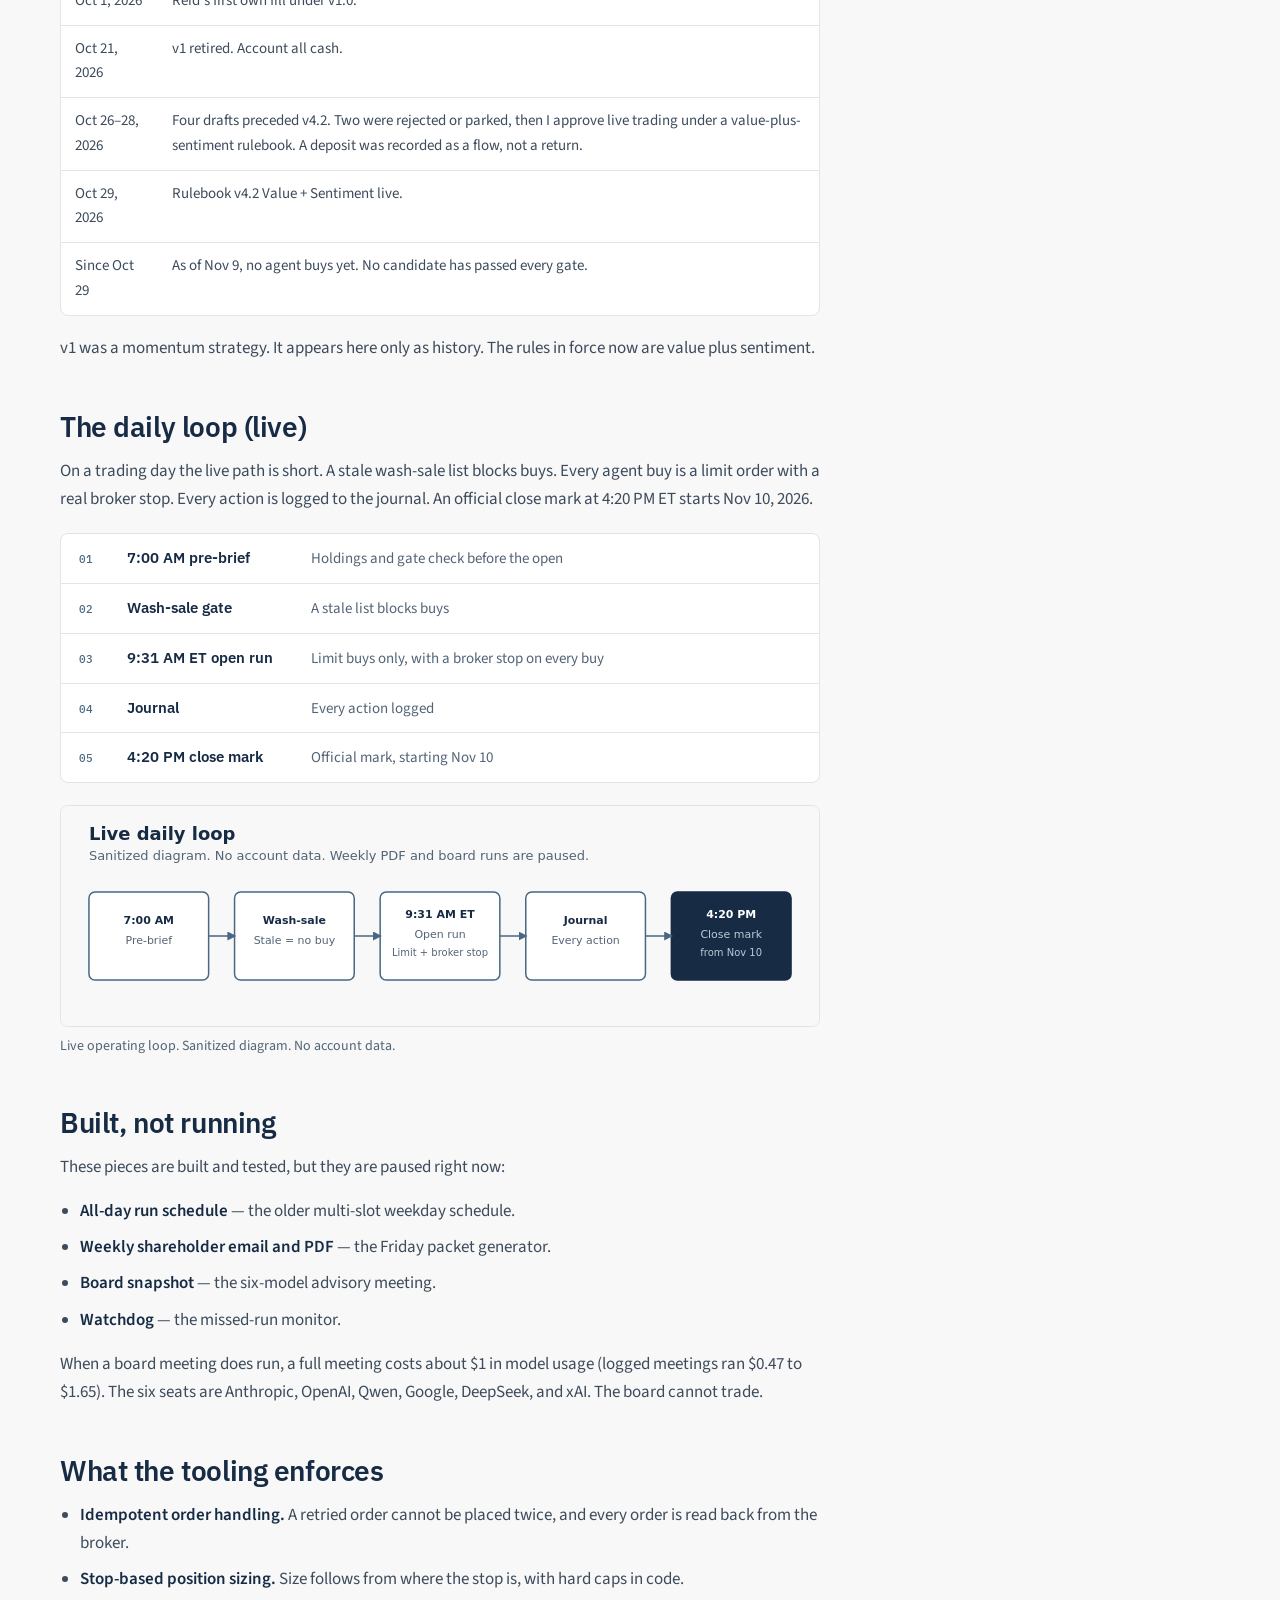
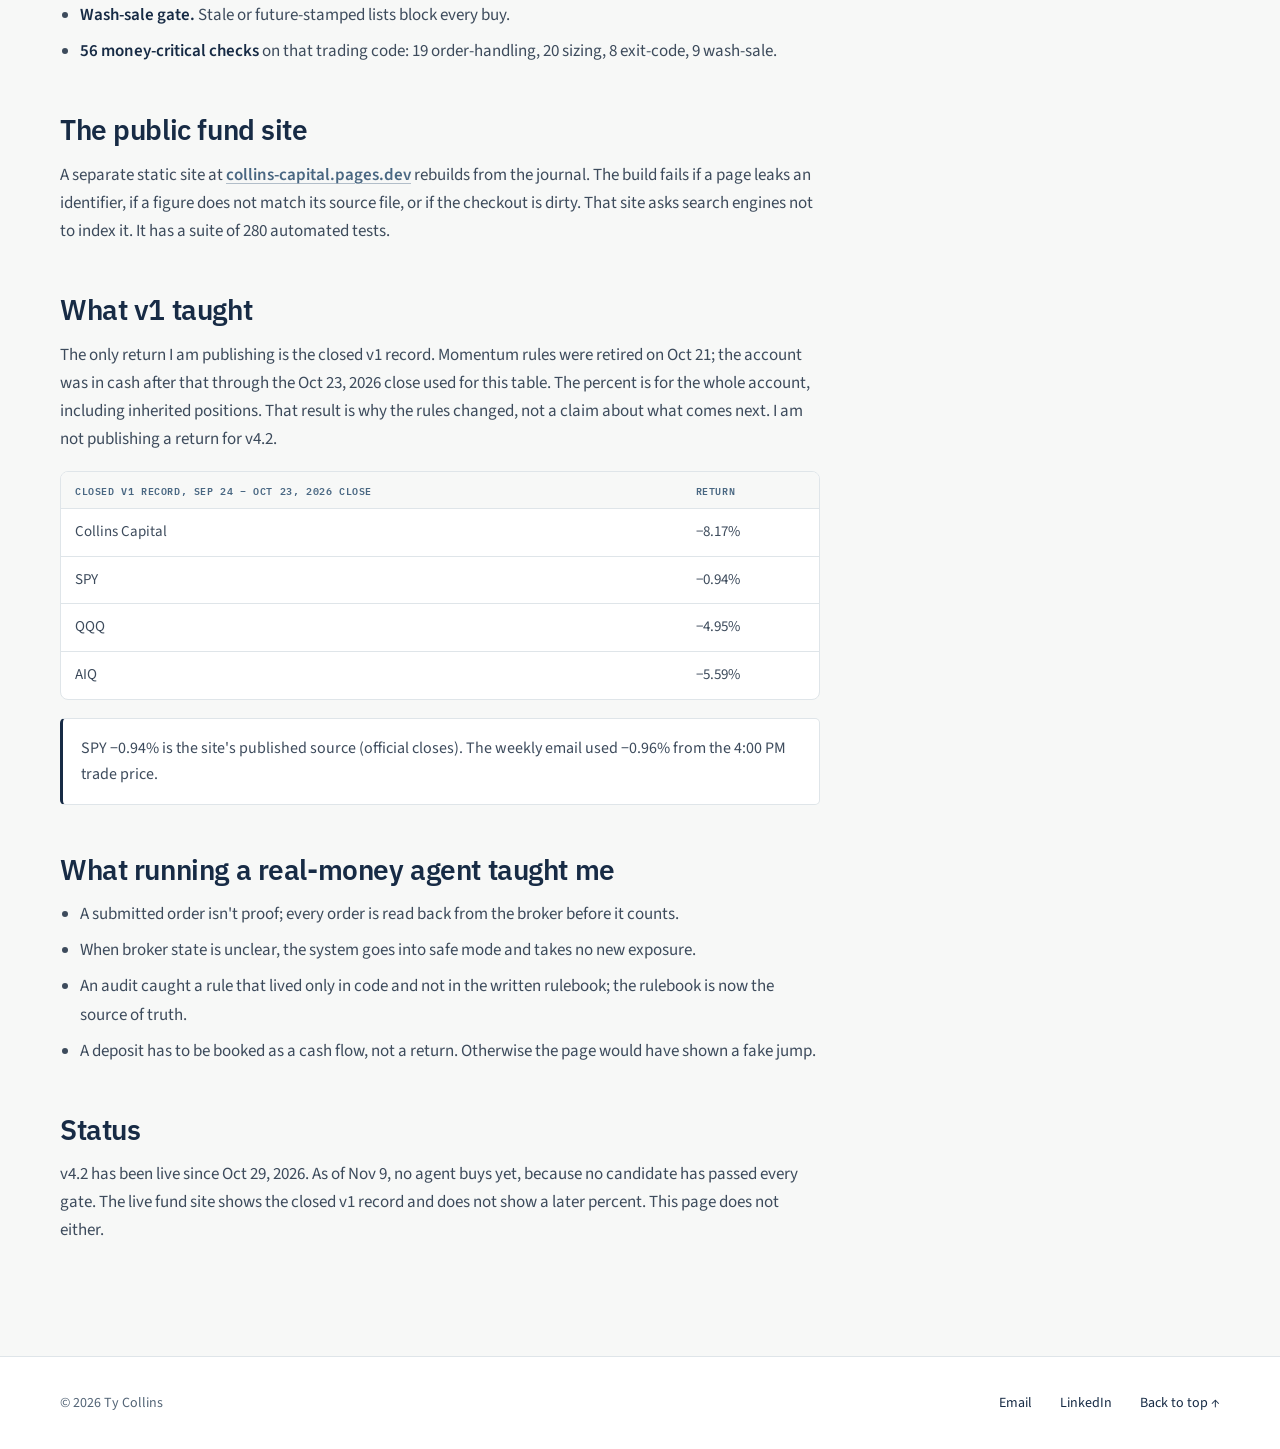
<file: projects/trading-system.html>
<!doctype html>
<html lang="en">
<head>
<meta charset="utf-8">
<meta name="viewport" content="width=device-width, initial-scale=1">
<title>Multi-agent trading system · Ty Collins</title>
<meta name="description" content="The multi-agent trading system is now part of the Collins Capital case study.">
<link rel="canonical" href="https://tylercollins.pages.dev/projects/collins-capital">
<meta property="og:title" content="Collins Capital · Ty Collins">
<meta property="og:description" content="Live-money AI fund on Robinhood since Sep 24, 2026. Six-model board. 56 money-critical checks. 280 site tests.">
<meta property="og:type" content="website">
<meta property="og:url" content="https://tylercollins.pages.dev/projects/collins-capital">
<meta property="og:image" content="https://tylercollins.pages.dev/assets/og-collins-capital.png">
<meta property="og:image:width" content="1200">
<meta property="og:image:height" content="630">
<meta property="og:image:alt" content="Ty Collins · AI and analytics engineering">
<meta name="twitter:card" content="summary_large_image">
<meta name="twitter:title" content="Collins Capital · Ty Collins">
<meta name="twitter:description" content="Live-money AI fund on Robinhood since Sep 24, 2026. Six-model board. 56 money-critical checks. 280 site tests.">
<meta name="twitter:image" content="https://tylercollins.pages.dev/assets/og-collins-capital.png">
<meta http-equiv="refresh" content="0; url=collins-capital.html">
<link rel="icon" href="/favicon.ico" sizes="32x32">
<link rel="icon" href="/favicon.svg" type="image/svg+xml">
<link rel="apple-touch-icon" href="/apple-touch-icon.png" sizes="180x180">
<link rel="preconnect" href="https://fonts.googleapis.com">
<link rel="preconnect" href="https://fonts.gstatic.com" crossorigin>
<link rel="stylesheet" href="https://fonts.googleapis.com/css2?family=IBM+Plex+Mono:wght@400;500;600&family=IBM+Plex+Sans:wght@400;500;600&family=Source+Sans+3:wght@400;500;600&display=swap">
<link rel="stylesheet" href="../assets/style.css">
</head>
<body id="top">
<a class="skip" href="#content">Skip to content</a>
<header class="site-header"><div class="nav-shell"><a class="wordmark" href="../" aria-label="Ty Collins home">TY COLLINS<span>.</span></a><nav class="nav-links" aria-label="Primary"><a href="../#about">About</a><a href="../#work">Work</a><a href="../#contact">Contact</a></nav></div></header>

<main id="content" class="wrap">
  <div class="case-head">
    <p><a class="back" href="../#work">← All projects</a></p>
    <p class="eyebrow">Personal project · Sep 2026 – present</p>
    <h1>Multi-agent trading system</h1>
    <p class="lede">This story now lives on the <a href="collins-capital.html">Collins Capital</a> page: value trading backed by sentiment, the rulebook timeline, the live daily loop, and the closed v1 record that drove the rewrite.</p>
    <div class="actions">
      <a class="btn primary" href="collins-capital.html">Go to Collins Capital</a>
    </div>
  </div>
</main>

<footer><div class="content-shell footer-grid"><p>© 2026 Ty Collins</p><div><a href="mailto:Tylerdcollins10@gmail.com">Email</a><a href="https://www.linkedin.com/in/Tyler-Collins10" rel="noopener">LinkedIn</a><a href="#top">Back to top ↑</a></div></div></footer>
</body>
</html>
</file>
<file: assets/style.css>
/* Ty Collins — Corporate Navy & Warm White design system (from the Figma template). */
:root {
  --navy: #172b45; --steel: #496782; --warm-white: #f7f8f7; --white: #fff; --slate: #536476;
  --text: #3d4b5c; --border: #dfe5e9; --surface: #e7ecef;
  --heading: "IBM Plex Sans", system-ui, sans-serif;
  --body: "Source Sans 3", system-ui, sans-serif;
  --mono: "IBM Plex Mono", ui-monospace, Consolas, monospace;
  --radius-sm: 5px; --radius-md: 8px; --content: 1160px; --transition: .18s ease;
}
* { box-sizing: border-box; }
html { scroll-behavior: smooth; scroll-padding-top: 76px; }
body { margin: 0; background: var(--warm-white); color: var(--slate); font-family: var(--body); font-size: 16px; line-height: 1.65; -webkit-font-smoothing: antialiased; }
a { color: inherit; text-decoration: none; }
h1, h2, h3, p { margin-top: 0; }
img, svg { max-width: 100%; }
::selection { color: var(--white); background: var(--steel); }
:focus-visible { outline: 3px solid var(--steel); outline-offset: 3px; }
.skip { position: absolute; left: 12px; top: 12px; transform: translateY(-200%); background: var(--navy); color: var(--white); padding: 10px 16px; z-index: 30; border-radius: var(--radius-sm); font-weight: 600; }
.skip:focus { transform: none; }

.content-shell, .nav-shell, .wrap { width: min(calc(100% - 96px), var(--content)); margin-inline: auto; }

/* Navigation */
.site-header { z-index: 20; border-bottom: 1px solid var(--border); background: var(--white); position: sticky; top: 0; }
.nav-shell { display: flex; justify-content: space-between; align-items: center; min-height: 76px; }
.wordmark { color: var(--navy); font: 600 18px/1 var(--heading); letter-spacing: .04em; }
.wordmark span { color: var(--steel); }
.nav-links { display: flex; align-items: center; gap: 36px; }
.nav-links a { display: flex; align-items: center; min-height: 44px; color: var(--navy); font: 500 15px/1 var(--body); border-bottom: 2px solid #0000; transition: color var(--transition), border-color var(--transition); }
.nav-links a:hover { color: var(--steel); border-color: var(--steel); }

/* Shared type */
.eyebrow { color: var(--steel); font: 600 12px/1.4 var(--mono); letter-spacing: .08em; text-transform: uppercase; margin-bottom: 24px; }
.section { padding: 96px 0; }
.section-heading { max-width: 760px; margin-bottom: 48px; }
.section-heading .eyebrow { margin-bottom: 18px; }
.section-heading h2 { color: var(--navy); font: 600 clamp(34px, 3.2vw, 44px)/1.15 var(--heading); letter-spacing: -.025em; margin-bottom: 18px; }
.section-description { max-width: 720px; margin-bottom: 0; font-size: 18px; line-height: 1.6; }

/* Buttons and links */
.button, .btn { display: inline-flex; justify-content: center; align-items: center; gap: 22px; min-height: 48px; padding: 0 20px; border: 1px solid var(--navy); border-radius: var(--radius-sm); color: var(--navy); background: none; font: 600 15px/1.2 var(--body); transition: background-color var(--transition), color var(--transition), border-color var(--transition); }
.button span { font-size: 18px; transition: transform var(--transition); }
.button:hover span { transform: translate(3px); }
.button-primary, .btn.primary { color: var(--white); background: var(--navy); }
.button-primary:hover, .btn.primary:hover { background: var(--steel); border-color: var(--steel); }
.button-secondary:hover, .btn:not(.primary):hover { color: var(--white); background: var(--navy); }
.text-link { display: inline-flex; align-items: center; gap: 9px; width: fit-content; min-height: 44px; margin-top: auto; color: var(--steel); font-weight: 600; text-decoration: underline #0000; text-underline-offset: 4px; transition: color var(--transition), text-decoration-color var(--transition); }
.text-link:hover { color: var(--navy); text-decoration-color: currentColor; }

/* Hero */
.hero { background: var(--warm-white); padding: 112px 0 104px; }
.hero-grid { display: grid; grid-template-columns: minmax(0, 1.35fr) minmax(300px, .65fr); align-items: end; gap: 96px; }
.hero h1 { max-width: 780px; color: var(--navy); font: 600 clamp(48px, 4.2vw, 60px)/1.1 var(--heading); letter-spacing: -.035em; margin-bottom: 28px; }
.hero-description { max-width: 650px; margin-bottom: 36px; font-size: 19px; line-height: 1.6; }
.hero-actions, .actions { display: flex; flex-wrap: wrap; gap: 12px; }
.hero-system { border: 1px solid var(--border); border-radius: var(--radius-md); background: var(--white); overflow: hidden; }
.system-header { display: flex; justify-content: space-between; align-items: center; min-height: 44px; padding: 0 18px; color: var(--steel); background: var(--surface); border-bottom: 1px solid var(--border); font: 500 10px/1 var(--mono); letter-spacing: .06em; }
.system-list { padding: 10px 18px; }
.system-list > div { display: grid; grid-template-columns: 36px 1fr; align-items: center; min-height: 52px; border-bottom: 1px solid var(--border); }
.system-list > div:last-child { border-bottom: 0; }
.system-list span { color: var(--steel); font: 500 10px/1 var(--mono); }
.system-list p { color: var(--navy); font: 500 15px/1.3 var(--heading); margin: 0; }
.system-location { color: var(--slate); background: var(--warm-white); border-top: 1px solid var(--border); font: 400 10px/1.4 var(--mono); margin: 0; padding: 14px 18px; }

/* Metrics */
.metrics { background: var(--white); border-top: 1px solid var(--border); border-bottom: 1px solid var(--border); }
.metrics-grid { display: grid; grid-template-columns: repeat(4, 1fr); }
.metrics-grid > div { border-right: 1px solid var(--border); padding: 32px 28px; }
.metrics-grid > div:first-child { padding-left: 0; }
.metrics-grid > div:last-child { border-right: 0; }
.metrics strong { display: block; color: var(--navy); font: 600 30px/1.2 var(--heading); letter-spacing: -.02em; margin-bottom: 6px; }
.metrics p { max-width: 190px; margin: 0; font-size: 14px; line-height: 1.45; }

/* Project cards */
.project-grid { display: grid; grid-template-columns: repeat(2, minmax(0, 1fr)); gap: 24px; }
.project-card { display: flex; flex-direction: column; min-width: 0; background: var(--white); border: 1px solid var(--border); border-radius: var(--radius-md); overflow: hidden; transition: transform var(--transition), border-color var(--transition); }
.project-card:hover { border-color: var(--steel); transform: translateY(-3px); }
.project-visual { position: relative; height: 274px; background: var(--surface); border-bottom: 1px solid var(--border); overflow: hidden; }
.project-body { display: flex; flex-direction: column; flex: 1; padding: 28px 30px 30px; }
.project-meta { display: flex; justify-content: space-between; gap: 20px; margin-bottom: 16px; color: var(--steel); font: 600 11px/1.4 var(--mono); letter-spacing: .05em; text-transform: uppercase; }
.project-card h3 { color: var(--navy); font: 600 22px/1.3 var(--heading); letter-spacing: -.012em; margin-bottom: 13px; }
.project-card .project-body > p { margin-bottom: 20px; line-height: 1.6; }
.tag-list { display: flex; flex-wrap: wrap; gap: 7px; margin-bottom: 26px; }
.tag { color: var(--slate); background: var(--warm-white); border: 1px solid var(--border); font: 500 10px/1.2 var(--mono); border-radius: 4px; padding: 5px 8px; }

.architecture-enterprise { padding: 48px 32px 32px; }
.architecture-row { display: grid; grid-template-columns: auto 1fr auto 1fr auto 1fr auto; align-items: center; margin-top: 34px; }
.architecture-row span { min-width: 66px; color: var(--navy); background: var(--white); border: 1px solid var(--steel); border-radius: var(--radius-sm); text-align: center; font: 500 10px/1 var(--mono); padding: 12px 9px; }
.architecture-row i { background: var(--steel); height: 1px; }
.governance-rail { display: flex; justify-content: center; gap: 16px; margin: 45px 10% 0; padding-top: 12px; color: var(--slate); border-top: 1px solid var(--steel); font: 500 9px/1.4 var(--mono); }
.governance-rail b { color: var(--navy); font-weight: 600; }
.architecture-capital { display: grid; place-items: center; }
.capital-center { z-index: 2; display: grid; place-items: center; width: 86px; height: 86px; color: var(--white); background: var(--navy); text-align: center; font: 500 11px/1.3 var(--mono); border-radius: 50%; }
.capital-center { margin-bottom: 28px; }
.agent-ring { position: absolute; width: 200px; height: 200px; margin-bottom: 28px; border: 1px solid var(--steel); border-radius: 50%; }
.agent-ring span { position: absolute; display: grid; place-items: center; width: 30px; height: 30px; color: var(--navy); background: var(--white); border: 1px solid var(--steel); font: 500 9px/1 var(--mono); border-radius: 50%; }
.agent-ring span:first-child { top: -15px; left: calc(50% - 15px); }
.agent-ring span:nth-child(2) { top: 35px; right: 3px; }
.agent-ring span:nth-child(3) { bottom: 35px; right: 3px; }
.agent-ring span:nth-child(4) { bottom: -15px; left: calc(50% - 15px); }
.agent-ring span:nth-child(5) { bottom: 35px; left: 3px; }
.agent-ring span:nth-child(6) { top: 35px; left: 3px; }
.architecture-capital > p { position: absolute; bottom: 14px; margin: 0; font: 500 9px/1 var(--mono); }
.architecture-research { padding: 26px 36px; }
.research-meta { display: flex; justify-content: space-between; gap: 12px; margin-bottom: 14px; color: var(--steel); font: 500 9px/1.4 var(--mono); }
.research-bars > div { display: grid; grid-template-columns: 68px 1fr 40px; align-items: center; gap: 10px; height: 24px; color: var(--slate); font: 500 10px/1 var(--mono); }
.research-bars i { width: var(--bar); min-width: 1px; background: var(--steel); height: 8px; }
.research-bars b { font-weight: 500; text-align: right; }
.architecture-reporting { padding: 34px 40px; }
.report-code { display: grid; grid-template-columns: 28px 1fr; padding: 12px 18px; background: var(--navy); border-radius: var(--radius-sm); }
.report-code span, .report-code p { font: 400 10px/1.2 var(--mono); border-bottom: 1px solid #ffffff21; margin: 0; padding: 8px 0; }
.report-code span { color: #aec0d1; }
.report-code p { color: var(--white); }
.report-status { display: flex; align-items: center; gap: 8px; margin-top: 18px; color: var(--steel); font: 600 9px/1 var(--mono); }
.report-status i { background: var(--steel); border-radius: 50%; width: 7px; height: 7px; }

/* More projects list */
.more-heading { margin: 72px 0 0; }
.more-list { list-style: none; margin: 14px 0 0; padding: 0; border-top: 1px solid var(--border); }
.more-list li { display: grid; grid-template-columns: 240px 1fr; gap: 4px 24px; padding: 15px 0; border-bottom: 1px solid var(--border); }
.more-list a, .more-list b { color: var(--navy); font: 600 16px/1.5 var(--heading); }
.more-list a { text-decoration: underline #0000; text-underline-offset: 4px; transition: color var(--transition), text-decoration-color var(--transition); }
.more-list a:hover { color: var(--steel); text-decoration-color: currentColor; }

/* Approach (navy) */
.approach { color: var(--white); background: var(--navy); }
.approach-grid { display: grid; grid-template-columns: 1.08fr .92fr; gap: 96px; }
.section-heading-inverse { margin: 0; }
.section-heading-inverse .eyebrow { color: #b9cad8; }
.section-heading-inverse h2 { color: var(--white); }
.approach-copy { padding-top: 45px; }
.approach-copy > p { color: #d7e0e7; max-width: 600px; font-size: 18px; line-height: 1.65; }
.principle-row { display: grid; grid-template-columns: repeat(3, 1fr); margin-top: 42px; border-top: 1px solid #496079; }
.principle-row > div { border-right: 1px solid #496079; padding: 18px 16px 0 0; }
.principle-row > div:not(:first-child) { padding-left: 16px; }
.principle-row > div:last-child { border-right: 0; }
.principle-row span { color: #b9cad8; font: 500 11px/1 var(--mono); }
.principle-row p { color: var(--white); font: 500 14px/1.4 var(--heading); margin: 28px 0 0; }

/* About */
.about { background: var(--white); }
.about-grid { display: block; }
.about-copy { max-width: 760px; }
.about-copy .section-heading { margin-bottom: 28px; }
.about-copy > p { max-width: 680px; font-size: 18px; }
.about-details { display: grid; grid-template-columns: repeat(2, 1fr); max-width: 600px; margin: 34px 0 18px; border-top: 1px solid var(--border); border-bottom: 1px solid var(--border); }
.about-details > div { padding: 20px 20px 20px 0; }
.about-details > div + div { border-left: 1px solid var(--border); padding-left: 24px; }
.about-details span { color: var(--steel); font: 600 11px/1 var(--mono); letter-spacing: .06em; }
.about-details p { color: var(--navy); margin: 9px 0 0; line-height: 1.5; }

/* Experience */
.experience { background: var(--warm-white); border-top: 1px solid var(--border); }
.role { display: grid; grid-template-columns: 240px 1fr; gap: 6px 24px; padding: 28px 0; border-top: 1px solid var(--border); }
.role .when { color: var(--steel); font: 500 12px/1.6 var(--mono); letter-spacing: .04em; padding-top: 5px; }
.role h3 { color: var(--navy); font: 600 20px/1.3 var(--heading); margin-bottom: 2px; }
.role ul { margin: 12px 0 0; padding-left: 20px; color: var(--text); }
.role li { margin-bottom: 6px; }

/* Contact and footer */
.contact { background: var(--white); border-top: 1px solid var(--border); }
.contact-grid { display: grid; grid-template-columns: 1fr 1fr; gap: 96px; }
.contact h2 { color: var(--navy); font: 600 clamp(40px, 4vw, 52px)/1.15 var(--heading); letter-spacing: -.025em; margin: 0; }
.contact-copy > p { max-width: 600px; margin-bottom: 28px; font-size: 18px; }
.contact-links { display: flex; flex-wrap: wrap; gap: 28px; }
footer { background: var(--white); border-top: 1px solid var(--border); }
.footer-grid { display: flex; justify-content: space-between; align-items: center; min-height: 92px; }
.footer-grid p { margin: 0; font-size: 14px; }
.footer-grid > div { display: flex; gap: 28px; }
.footer-grid a { display: flex; align-items: center; min-height: 44px; color: var(--navy); font-size: 14px; text-decoration: underline #0000; text-underline-offset: 4px; }
.footer-grid a:hover { color: var(--steel); text-decoration-color: currentColor; }


/* Flagship proof strip on home cards */
.project-card-flagship { grid-column: 1 / -1; flex-direction: row; align-items: stretch; }
.project-card-flagship .project-visual { flex: 0 0 340px; height: auto; min-height: 300px; border-bottom: 0; border-right: 1px solid var(--border); }
.project-card-flagship .project-body { flex: 1; min-width: 0; }
.project-card-flagship .proof-strip { display: grid; grid-template-columns: repeat(4, minmax(0, 1fr)); gap: 0; margin: 4px 0 22px; border: 1px solid var(--border); border-radius: var(--radius-sm); background: var(--warm-white); overflow: hidden; }
.project-card-flagship .proof-strip > div { padding: 14px 16px; border-right: 1px solid var(--border); }
.project-card-flagship .proof-strip > div:last-child { border-right: 0; }
.project-card-flagship .proof-strip strong { display: block; color: var(--navy); font: 600 18px/1.2 var(--heading); letter-spacing: -.02em; margin-bottom: 4px; }
.project-card-flagship .proof-strip span { display: block; color: var(--slate); font-size: 13px; line-height: 1.35; }

.project-card-flagship .proof-strip .proof-wide strong { font-size: 14px; line-height: 1.3; overflow-wrap: break-word; }
@media (width <= 900px) {
  .project-card-flagship { flex-direction: column; }
  .project-card-flagship .project-visual { flex-basis: auto; width: 100%; height: 240px; min-height: 0; border-right: 0; border-bottom: 1px solid var(--border); }
  .project-card-flagship .proof-strip { grid-template-columns: repeat(2, minmax(0, 1fr)); }
  .project-card-flagship .proof-strip > div:nth-child(2) { border-right: 0; }
  .project-card-flagship .proof-strip > div:nth-child(-n+2) { border-bottom: 1px solid var(--border); }
}
@media (width <= 420px) {
  .project-card-flagship .proof-strip { grid-template-columns: 1fr; }
  .project-card-flagship .proof-strip > div { border-right: 0; border-bottom: 1px solid var(--border); }
  .project-card-flagship .proof-strip > div:last-child { border-bottom: 0; }
}

/* Case study pages */
.case-head { padding: 72px 0 48px; max-width: 860px; }
.case-head h1 { color: var(--navy); font: 600 clamp(36px, 3.4vw, 44px)/1.15 var(--heading); letter-spacing: -.025em; margin-bottom: 20px; }
.case-head .eyebrow { margin-bottom: 18px; }
.case-head .actions { margin-top: 28px; }
.lede { max-width: 46em; font-size: 19px; line-height: 1.6; }
.back { color: var(--steel); font-weight: 600; font-size: 15px; text-decoration: underline #0000; text-underline-offset: 4px; }
.back:hover { color: var(--navy); text-decoration-color: currentColor; }
.layout { display: grid; grid-template-columns: minmax(0, 760px) 280px; justify-content: space-between; gap: 64px; align-items: start; padding-bottom: 96px; }
.layout aside { position: sticky; top: 100px; }
.prose { min-width: 0; color: var(--text); font-size: 17px; }
.prose h2 { color: var(--navy); font: 600 28px/1.2 var(--heading); letter-spacing: -.015em; margin: 48px 0 14px; }
.prose h2:first-child { margin-top: 0; }
.prose p { margin-bottom: 16px; }
.prose ul { margin: 8px 0 16px; padding-left: 20px; }
.prose li { margin-bottom: 8px; }
.prose b, .prose strong { color: var(--navy); font-weight: 600; }
.prose a, .facts a, .lede a { color: var(--steel); font-weight: 600; text-decoration: underline; text-decoration-color: #49678266; text-underline-offset: 3px; }
.prose a:hover, .facts a:hover, .lede a:hover { color: var(--navy); text-decoration-color: currentColor; }
.prose a.btn, .prose a.btn:hover { text-decoration: none; }
.prose a.btn.primary { color: var(--white); }
.prose a.btn:not(.primary) { color: var(--navy); }
.prose a.btn:not(.primary):hover { color: var(--white); }
.facts { margin: 0; background: var(--white); border: 1px solid var(--border); border-radius: var(--radius-md); padding: 24px; font-size: 15px; line-height: 1.55; }
.facts dt { color: var(--steel); font: 600 10px/1.4 var(--mono); letter-spacing: .06em; text-transform: uppercase; margin-top: 18px; }
.facts dt:first-child { margin-top: 0; }
.facts dd { margin: 5px 0 0; color: var(--navy); }

/* Step diagrams. A numbered list of rows by default; a row of boxes only when there is room. */
.prose { container-type: inline-size; }
.flow { margin: 20px 0 16px; padding: 0; list-style: none; counter-reset: step; background: var(--white); border: 1px solid var(--border); border-radius: var(--radius-md); }
.flow li { display: grid; grid-template-columns: 34px minmax(110px, 170px) 1fr; align-items: baseline; gap: 4px 14px; margin: 0; padding: 13px 18px; border-bottom: 1px solid var(--border); font-size: 15px; line-height: 1.45; counter-increment: step; }
.flow li:last-child { border-bottom: 0; }
.flow li::before { content: "0" counter(step); color: var(--steel); font: 500 11px/1 var(--mono); }
.flow li b { color: var(--navy); font: 600 15px/1.4 var(--heading); }
.flow li span { color: var(--slate); }
@container (min-width: 720px) {
  .flow.wide { display: grid; grid-auto-flow: column; grid-auto-columns: 1fr; gap: 26px; background: none; border: 0; border-radius: 0; }
  .flow.wide li { position: relative; display: block; padding: 14px; background: var(--white); border: 1px solid var(--border); border-radius: var(--radius-sm); font-size: 14px; }
  .flow.wide li::before { display: block; margin-bottom: 8px; }
  .flow.wide li b { display: block; }
  .flow.wide li:not(:last-child)::after { content: "→"; position: absolute; right: -21px; top: 50%; transform: translateY(-50%); color: var(--steel); }
}
@media (width <= 480px) { .flow li { grid-template-columns: 30px 1fr; } .flow li span { grid-column: 2; } }

.table-wrap { overflow-x: auto; margin: 18px 0; background: var(--white); border: 1px solid var(--border); border-radius: var(--radius-md); }
table { width: 100%; border-collapse: collapse; font-size: 15px; }
th, td { text-align: left; padding: 11px 14px; border-bottom: 1px solid var(--border); vertical-align: top; }
tr:last-child td { border-bottom: 0; }
th { color: var(--steel); background: var(--warm-white); font: 600 10px/1.4 var(--mono); letter-spacing: .06em; text-transform: uppercase; }
.note { background: var(--white); border: 1px solid var(--border); border-left: 3px solid var(--navy); border-radius: var(--radius-sm); padding: 16px 18px; font-size: 16px; }
.prose .note { margin-bottom: 36px; }
figure.chart { margin: 22px 0 12px; }
figure.chart img { display: block; width: 100%; height: auto; background: var(--white); border: 1px solid var(--border); border-radius: var(--radius-md); }
figure.chart figcaption { color: var(--slate); font-size: 14px; margin-top: 8px; }

/* Case-study metrics strip (reuses .metrics / .metrics-grid) */
.case-metrics {
  margin: 0 0 48px;
  border: 1px solid var(--border);
  border-radius: var(--radius-md);
  background: var(--white);
  border-top: 1px solid var(--border);
  border-bottom: 1px solid var(--border);
}
.case-metrics .metrics-grid > div:first-child { padding-left: 28px; }
.case-metrics .metrics-grid > div:last-child { padding-right: 28px; }
.case-metrics .metrics-note {
  max-width: none;
  margin: 0;
  padding: 12px 28px 16px;
  color: var(--slate);
  font-size: 13px;
  line-height: 1.45;
  border-top: 1px solid var(--border);
}
@media (width <= 900px) {
  .case-metrics .metrics-grid > div:first-child,
  .case-metrics .metrics-grid > div:nth-child(3) { padding-left: 28px; }
}
@media (width <= 420px) {
  .case-metrics .metrics-grid > div,
  .case-metrics .metrics-grid > div:first-child,
  .case-metrics .metrics-grid > div:nth-child(3) { padding-left: 22px; padding-right: 22px; }
  .case-metrics .metrics-note { padding-inline: 22px; }
}

code { font-family: var(--mono); font-size: .9em; color: var(--navy); }
.demo-links { display: flex; flex-wrap: wrap; gap: 12px; margin: 18px 0; }

@media (width <= 900px) {
  .content-shell, .nav-shell, .wrap { width: min(calc(100% - 48px), var(--content)); }
  .hero { padding: 88px 0 80px; }
  .hero-grid, .approach-grid, .about-grid, .contact-grid { gap: 56px; }
  .hero-grid { grid-template-columns: 1.2fr .8fr; }
  .metrics-grid { grid-template-columns: repeat(2, 1fr); }
  .metrics-grid > div:nth-child(2) { border-right: 0; }
  .metrics-grid > div:nth-child(-n+2) { border-bottom: 1px solid var(--border); }
  .metrics-grid > div:nth-child(3) { padding-left: 0; }
  .section { padding: 80px 0; }
  .project-visual { height: 240px; }
  .agent-ring { width: 166px; height: 166px; margin-bottom: 26px; }
  .capital-center { width: 74px; height: 74px; margin-bottom: 26px; }
  .agent-ring span:nth-child(2), .agent-ring span:nth-child(6) { top: 22px; }
  .agent-ring span:nth-child(3), .agent-ring span:nth-child(5) { bottom: 22px; }
  .agent-ring span:nth-child(2), .agent-ring span:nth-child(3) { right: -3px; }
  .agent-ring span:nth-child(5), .agent-ring span:nth-child(6) { left: -3px; }
  .architecture-enterprise { padding-inline: 18px; }
  .architecture-row span { min-width: 52px; font-size: 8px; }
  .architecture-research { padding: 18px 24px; }
  .research-bars > div { height: 22px; }
  .layout { grid-template-columns: 1fr; gap: 32px; }
  .layout aside { position: static; order: -1; }
}
@media (width <= 700px) {
  .content-shell, .nav-shell, .wrap { width: calc(100% - 40px); }
  .nav-shell { min-height: 68px; }
  .nav-links { gap: 20px; }
  .hero { padding: 72px 0 64px; }
  .hero-grid, .approach-grid, .about-grid, .contact-grid { grid-template-columns: 1fr; }
  .hero h1 { font-size: clamp(38px, 11vw, 52px); }
  .hero-description { font-size: 18px; }
  .hero-system { max-width: 480px; }
  .project-grid { grid-template-columns: 1fr; }
  .project-visual { height: 260px; }
  .approach-copy { padding-top: 0; }
  .role, .more-list li { grid-template-columns: 1fr; }
  .case-head { padding: 48px 0 36px; }
  table { font-size: 14px; }
  th, td { padding: 9px 10px; }
  .footer-grid { flex-direction: column; align-items: flex-start; gap: 20px; padding: 24px 0; }
  .footer-grid > div { flex-wrap: wrap; gap: 10px 24px; }
}
@media (width <= 420px) {
  .wordmark { font-size: 16px; }
  .nav-links { gap: 14px; }
  .nav-links a { font-size: 14px; }
  .hero-actions { display: grid; }
  .button { justify-content: space-between; }
  .metrics-grid { grid-template-columns: 1fr; }
  .metrics-grid > div, .metrics-grid > div:first-child, .metrics-grid > div:nth-child(3) { border-right: 0; border-bottom: 1px solid var(--border); padding: 22px 0; }
  .metrics-grid > div:last-child { border-bottom: 0; }
  .project-body { padding: 24px 22px 26px; }
  .architecture-row { grid-template-columns: repeat(4, 1fr); gap: 6px; }
  .architecture-row i { display: none; }
  .governance-rail { flex-wrap: wrap; margin-inline: 0; }
  .architecture-reporting { padding-inline: 22px; }
  .principle-row { grid-template-columns: 1fr; }
  .principle-row > div, .principle-row > div:not(:first-child) { border-bottom: 1px solid #496079; border-right: 0; min-height: 80px; padding: 14px 0; }
  .principle-row p { margin-top: 12px; }
  .about-details { grid-template-columns: 1fr; }
  .about-details > div + div { border-left: 0; border-top: 1px solid var(--border); padding-left: 0; }
  .contact-links { display: grid; gap: 0; }
}
@media (prefers-reduced-motion: reduce) {
  html { scroll-behavior: auto; }
  *, ::before, ::after { transition-duration: .01ms !important; }
}
</file>
